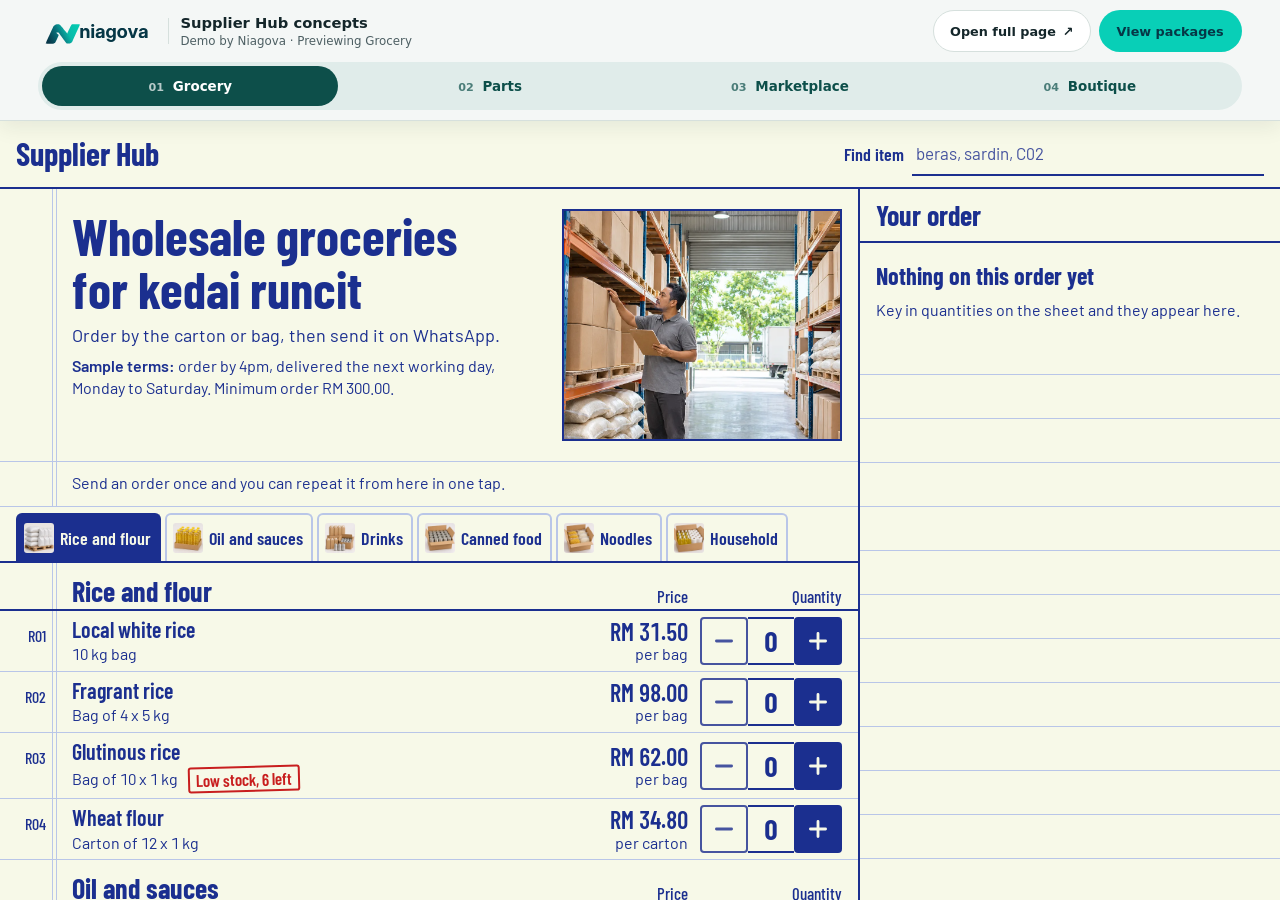
<file: index.html>
<!DOCTYPE html>
<html lang="en">
<head>
  <meta charset="UTF-8">
  <meta name="viewport" content="width=device-width, initial-scale=1.0">
  <meta name="build-version" content="__BUILD_VERSION__">
  <meta name="author" content="Niagova">
  <title>Supplier Hub Template Showcase</title>
  <meta name="description" content="Compare four Supplier Hub website concepts in one showcase: Grocery, Spare parts, Marketplace and Boutique.">
  <meta name="theme-color" content="#f6f6f3">
  <meta property="og:title" content="Supplier Hub Template Showcase">
  <meta property="og:image" content="03-marketplace/images/hero.webp">
  <link rel="canonical" href="https://demo-supplier.niagova.com/">
  <link rel="icon" href="favicon.ico">
  <link rel="stylesheet" href="index.css?v=__BUILD_VERSION__">
</head>
<body>
  <a class="skip-link" href="#templatePreview">Skip to website preview</a>

  <header class="showcase-bar" aria-label="Template preview controls">
    <div class="showcase-identity">
      <a class="showcase-logo" href="https://niagova.com/" target="_blank" rel="noopener"><img src="assets/niagova-logo.svg" alt="Niagova" width="118" height="28"></a>
      <span class="showcase-title">
        <strong>Supplier Hub concepts</strong>
        <small><span>Demo by Niagova</span> · <span id="previewStatus" aria-live="polite">Previewing Grocery</span></small>
      </span>
    </div>

    <nav class="template-tabs" aria-label="Choose a website template">
      <button class="template-tab" type="button" data-template="wholesale" aria-pressed="true"><span>01</span> Grocery</button>
      <button class="template-tab" type="button" data-template="spareparts" aria-pressed="false"><span>02</span> Parts</button>
      <button class="template-tab" type="button" data-template="marketplace" aria-pressed="false"><span>03</span> Marketplace</button>
      <button class="template-tab" type="button" data-template="boutique" aria-pressed="false"><span>04</span> Boutique</button>
    </nav>

    <div class="showcase-actions">
      <a class="open-template" id="openTemplate" href="01-wholesale/index.html" target="_blank" rel="noopener" aria-label="Open this template as a full page in a new tab">
        <span class="open-label">Open full page</span> <span aria-hidden="true">↗</span>
      </a>
      <a class="view-packages" href="https://niagova.com/#pricing" target="_blank" rel="noopener">View packages</a>
    </div>
  </header>

  <main class="preview-shell">
    <iframe id="templatePreview" name="templatePreview" src="01-wholesale/index.html" title="Grocery supplier website template preview"></iframe>
  </main>

  <noscript>
    <div class="no-script">
      JavaScript is needed for the template switcher. Open a template directly:
      <a href="01-wholesale/index.html">Grocery</a>,
      <a href="02-spareparts/index.html">Spare parts</a>,
      <a href="03-marketplace/index.html">Marketplace</a> or
      <a href="04-boutique/index.html">Boutique</a>.
    </div>
  </noscript>

  <script src="index.js?v=__BUILD_VERSION__"></script>
</body>
</html>
</file>
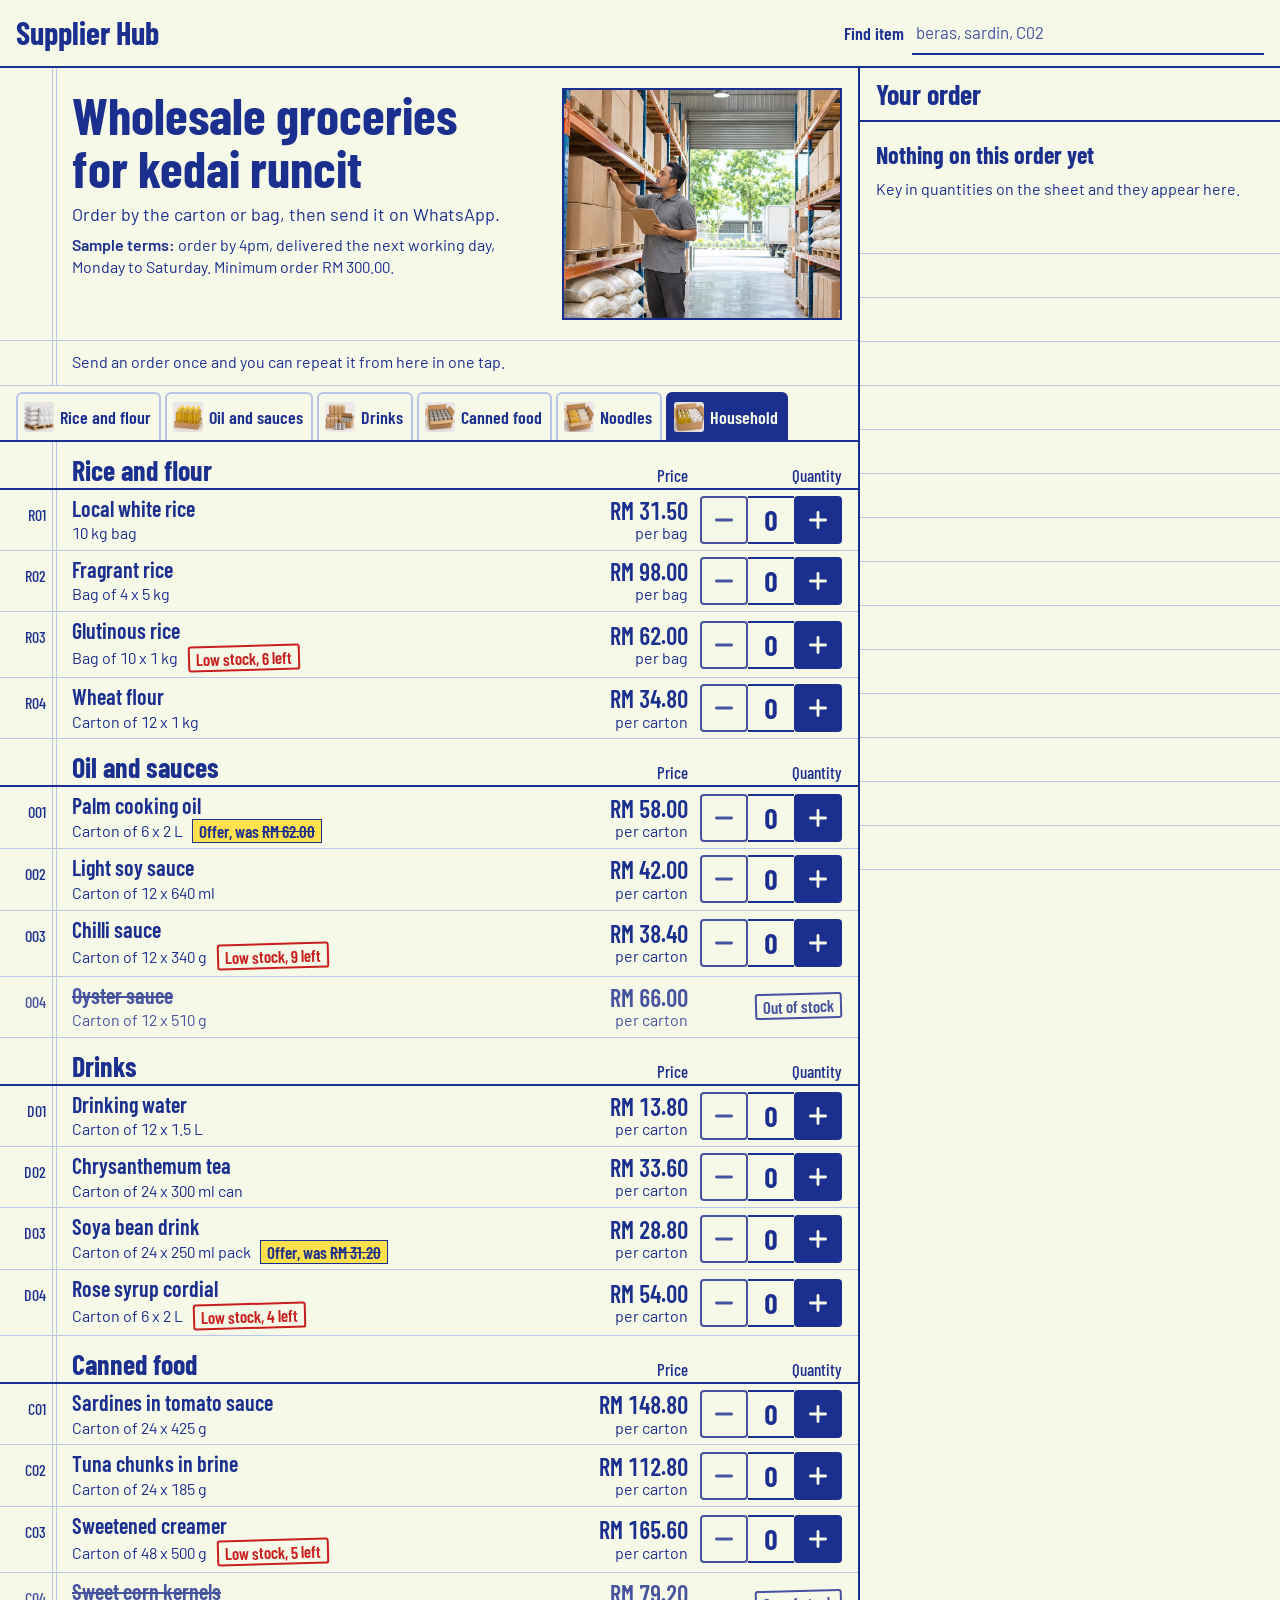
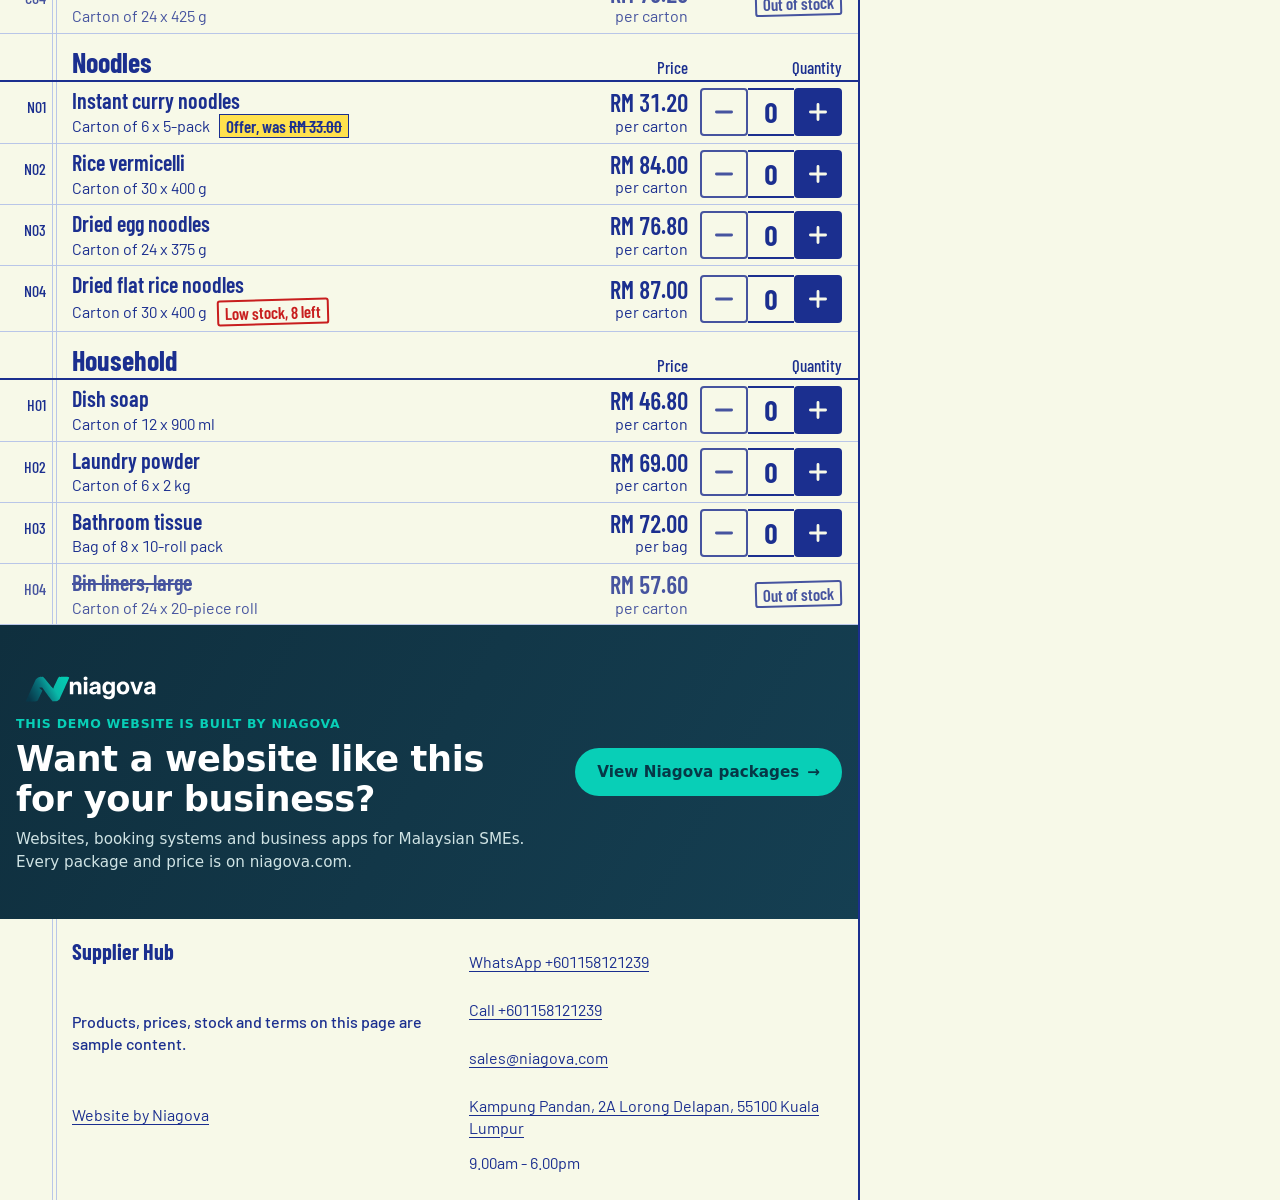
<file: 01-wholesale/index.html>
<!DOCTYPE html>
<html lang="en-MY">
<head>
  <meta charset="utf-8">
  <meta name="viewport" content="width=device-width, initial-scale=1">
  <meta name="build-version" content="__BUILD_VERSION__">
  <meta name="author" content="Niagova">
  <title>Supplier Hub | Wholesale groceries by the carton</title>
  <meta name="description" content="Reorder rice, oil, drinks, canned food, noodles and household stock from Supplier Hub by the carton, then send the order on WhatsApp.">
  <link rel="canonical" href="https://demo-supplier.niagova.com/01-wholesale/">
  <meta property="og:type" content="website">
  <meta property="og:title" content="Supplier Hub | Wholesale groceries by the carton">
  <meta property="og:description" content="Reorder rice, oil, drinks, canned food, noodles and household stock from Supplier Hub by the carton, then send the order on WhatsApp.">
  <meta property="og:url" content="https://demo-supplier.niagova.com/01-wholesale/">
  <meta property="og:image" content="https://demo-supplier.niagova.com/01-wholesale/images/hero.webp">
  <meta name="theme-color" content="#F7F9E8">
  <link rel="icon" href="data:image/svg+xml,%3Csvg xmlns='http://www.w3.org/2000/svg' viewBox='0 0 32 32'%3E%3Crect width='32' height='32' rx='4' fill='%23F7F9E8'/%3E%3Cpath d='M9 0v32M0 10h32M0 18h32M0 26h32' stroke='%231B2F8F' stroke-width='2'/%3E%3C/svg%3E">
  <link rel="preconnect" href="https://fonts.googleapis.com">
  <link rel="preconnect" href="https://fonts.gstatic.com" crossorigin>
  <link rel="stylesheet" href="https://fonts.googleapis.com/css2?family=Barlow+Condensed:wght@500;600;700&family=Barlow:wght@400;500;600&display=swap">
  <link rel="stylesheet" href="style.css?v=__BUILD_VERSION__">
  <script src="index.js?v=__BUILD_VERSION__" defer></script>
</head>
<body>
  <a class="skip-link" href="#sheet">Skip to the order sheet</a>

  <header class="masthead" id="top">
    <p class="masthead-name"><a href="#top">Supplier Hub</a></p>
    <form class="find" role="search" id="findForm">
      <label class="find-label" for="findInput">Find item</label>
      <input class="find-input" id="findInput" type="search" enterkeyhint="search" autocomplete="off" placeholder="beras, sardin, C02">
      <button class="find-clear" id="findClear" type="button" aria-label="Clear search" hidden>
        <svg class="icon" viewBox="0 0 24 24" aria-hidden="true"><path d="M6 6l12 12M18 6L6 18"/></svg>
      </button>
    </form>
  </header>

  <div class="layout">
    <main class="book" id="main">
      <section class="hero" aria-labelledby="heroTitle">
        <div class="hero-text">
          <h1 id="heroTitle">Wholesale groceries for kedai runcit</h1>
          <p class="hero-lead">Order by the carton or bag, then send it on WhatsApp.</p>
        </div>
        <img class="hero-photo" src="images/hero.webp" width="933" height="1400" fetchpriority="high" decoding="async"
          alt="A shop owner with a clipboard checks brown cartons on steel racks in a warehouse aisle, with rice sacks on pallets and a lorry outside the roller door.">
        <p class="hero-terms"><strong>Sample terms:</strong> <span id="termsText">order by 4pm, delivered the next working day, Monday to Saturday. Minimum order RM 300.00.</span></p>
      </section>

      <section class="reorder" id="reorder" aria-label="Reorder last order">
        <p class="reorder-text" id="reorderText">Send an order once and you can repeat it from here in one tap.</p>
        <button class="btn btn-line" id="reorderBtn" type="button" hidden>
          <svg class="icon" viewBox="0 0 24 24" aria-hidden="true"><path d="M4 12a8 8 0 1 0 2.6-5.9L4 8.5M4 4v4.5h4.5"/></svg>
          Reorder last order
        </button>
      </section>

      <nav class="tabs" id="tabs" aria-label="Order sheet sections">
        <button class="tabs-find" id="tabsFind" type="button" aria-label="Search items">
          <svg class="icon" viewBox="0 0 24 24" aria-hidden="true"><circle cx="11" cy="11" r="6.5"/><path d="M16 16l4.5 4.5"/></svg>
        </button>
        <div class="tabs-scroll" id="tabsScroll"></div>
      </nav>

      <div class="sheet" id="sheet" tabindex="-1">
        <noscript><p class="sheet-noscript">This order sheet needs JavaScript. Message us on WhatsApp at +601158121239 to order.</p></noscript>
        <div id="sheetBody"></div>
        <div class="no-match" id="noMatch" hidden>
          <h2 class="no-match-title">No item matches <span id="noMatchTerm"></span></h2>
          <p>Check the spelling or try the Malay name, such as beras or minyak.</p>
          <div class="no-match-actions">
            <button class="btn btn-line" id="noMatchClear" type="button">Clear search</button>
            <a class="btn btn-line" id="noMatchAsk" href="https://wa.me/601158121239" target="_blank" rel="noopener">Ask for it on WhatsApp</a>
          </div>
        </div>
      </div>

      <section class="niagova-band" aria-labelledby="niagova-title">
  <div class="niagova-band-inner">
    <div>
      <img src="images/niagova-logo-on-dark.svg" alt="Niagova" width="150" height="36" loading="lazy">
      <p class="niagova-band-kicker">This demo website is built by Niagova</p>
      <h2 id="niagova-title">Want a website like this for your business?</h2>
      <p class="niagova-band-copy">Websites, booking systems and business apps for Malaysian SMEs. Every package and price is on niagova.com.</p>
    </div>
    <a class="niagova-band-cta" href="https://niagova.com/#pricing" target="_blank" rel="noopener">View Niagova packages <span aria-hidden="true">→</span></a>
  </div>
</section>

<footer class="foot">
        <p class="foot-name">Supplier Hub</p>
        <ul class="foot-list">
          <li><a href="https://wa.me/601158121239" target="_blank" rel="noopener">WhatsApp +601158121239</a></li>
          <li><a href="tel:+601158121239">Call +601158121239</a></li>
          <li><a href="mailto:sales@niagova.com">sales@niagova.com</a></li>
          <li><a href="https://www.google.com/maps/search/?api=1&amp;query=Kampung%20Pandan%2C%202A%20Lorong%20Delapan%2C%2055100%20Kuala%20Lumpur" target="_blank" rel="noopener">Kampung Pandan, 2A Lorong Delapan, 55100 Kuala Lumpur</a></li>
          <li>9.00am - 6.00pm</li>
          
          
          
        </ul>
        <p class="foot-note">Products, prices, stock and terms on this page are sample content.</p>
        <p class="foot-credit"><a href="https://niagova.com/" target="_blank" rel="noopener">Website by Niagova</a></p>
      </footer>
    </main>

    <aside class="side" aria-label="Your order">
      <dialog class="panel" id="panel" aria-labelledby="panelTitle">
        <div class="panel-head">
          <h2 class="panel-title" id="panelTitle" tabindex="-1" autofocus>Your order</h2>
          <button class="panel-close" id="panelClose" type="button" aria-label="Close order and go back to the sheet">
            <svg class="icon" viewBox="0 0 24 24" aria-hidden="true"><path d="M6 6l12 12M18 6L6 18"/></svg>
          </button>
        </div>

        <div class="panel-scroll">
          <div class="notice notice-panel" id="panelNotice" role="status" hidden></div>

          <div class="panel-empty" id="panelEmpty">
            <p class="panel-empty-title">Nothing on this order yet</p>
            <p id="panelEmptyText">Key in quantities on the sheet and they appear here.</p>
            <button class="btn btn-line" id="panelReorder" type="button" hidden>
              <svg class="icon" viewBox="0 0 24 24" aria-hidden="true"><path d="M4 12a8 8 0 1 0 2.6-5.9L4 8.5M4 4v4.5h4.5"/></svg>
              Reorder last order
            </button>
          </div>

          <div class="panel-sent" id="panelSent" hidden>
            <p class="stamp stamp-ink">Sent to WhatsApp</p>
            <p>WhatsApp opened with your order. Press send there to finish.</p>
            <p>This order is saved, so you can repeat it with Reorder last order.</p>
            <div class="panel-sent-actions">
              <a class="btn btn-line" id="sentLink" href="https://wa.me/601158121239" target="_blank" rel="noopener">Open WhatsApp again</a>
              <button class="btn btn-line" id="sentDone" type="button">Start a new order</button>
            </div>
          </div>

          <form class="order-form" id="orderForm" novalidate hidden>
            <ul class="order-lines" id="orderLines"></ul>
            <button class="text-btn" id="clearOrder" type="button">Clear this order</button>

            <p class="min-check" id="minCheck" tabindex="-1"></p>

            <fieldset class="days">
              <legend>Delivery day</legend>
              <div class="days-grid" id="dayOptions"></div>
            </fieldset>

            <div class="field">
              <label for="shopName">Shop name</label>
              <input id="shopName" name="shop" type="text" autocomplete="organization" enterkeyhint="next" aria-describedby="shopError" required>
              <p class="field-error" id="shopError" hidden>Add your shop name so we know whose order this is.</p>
            </div>

            <div class="field">
              <label for="orderNotes">Notes for the driver or office (optional)</label>
              <textarea id="orderNotes" name="notes" rows="2" autocomplete="off"></textarea>
            </div>
          </form>
        </div>

        <div class="panel-foot" id="panelFoot" hidden>
          <p class="panel-total"><span id="panelCount">No items</span> <strong id="panelTotal">RM 0.00</strong></p>
          <button class="btn btn-send" id="sendBtn" type="button">
            <svg class="icon" viewBox="0 0 24 24" aria-hidden="true"><path d="M4 20l1.4-4.6A8 8 0 1 1 8.6 18.6z"/></svg>
            Send order on WhatsApp
          </button>
        </div>
      </dialog>
    </aside>
  </div>

  <section class="slip" id="slip" aria-label="Order total">
    <div class="notice notice-page" id="pageNotice" role="status" hidden></div>
    <p class="slip-min" id="slipMin" hidden></p>
    <div class="slip-row">
      <div class="slip-sums">
        <p class="slip-count" id="slipCount">No items yet</p>
        <p class="slip-total" id="slipTotal">RM 0.00</p>
      </div>
      <button class="btn btn-review" id="reviewBtn" type="button" aria-haspopup="dialog">Review order</button>
    </div>
  </section>

  <p class="visually-hidden" id="live" aria-live="polite"></p>
</body>
</html>
</file>
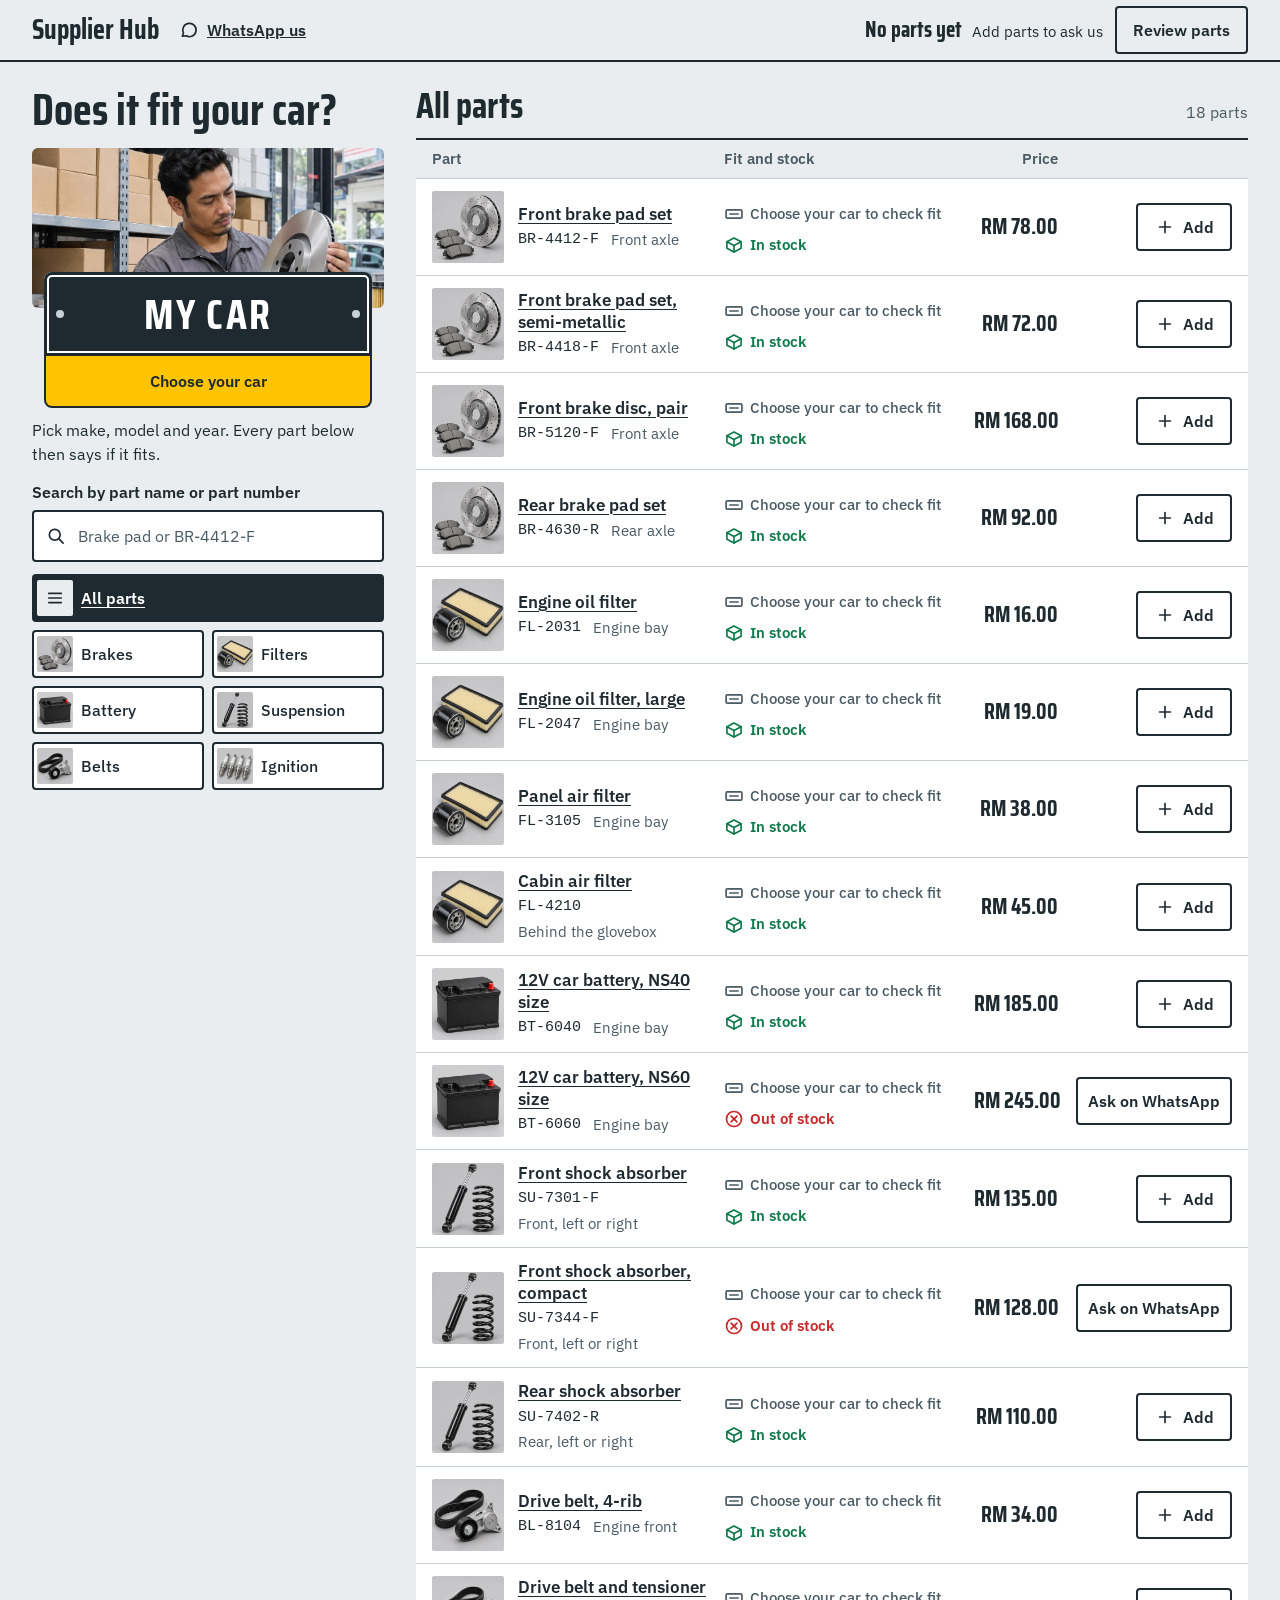
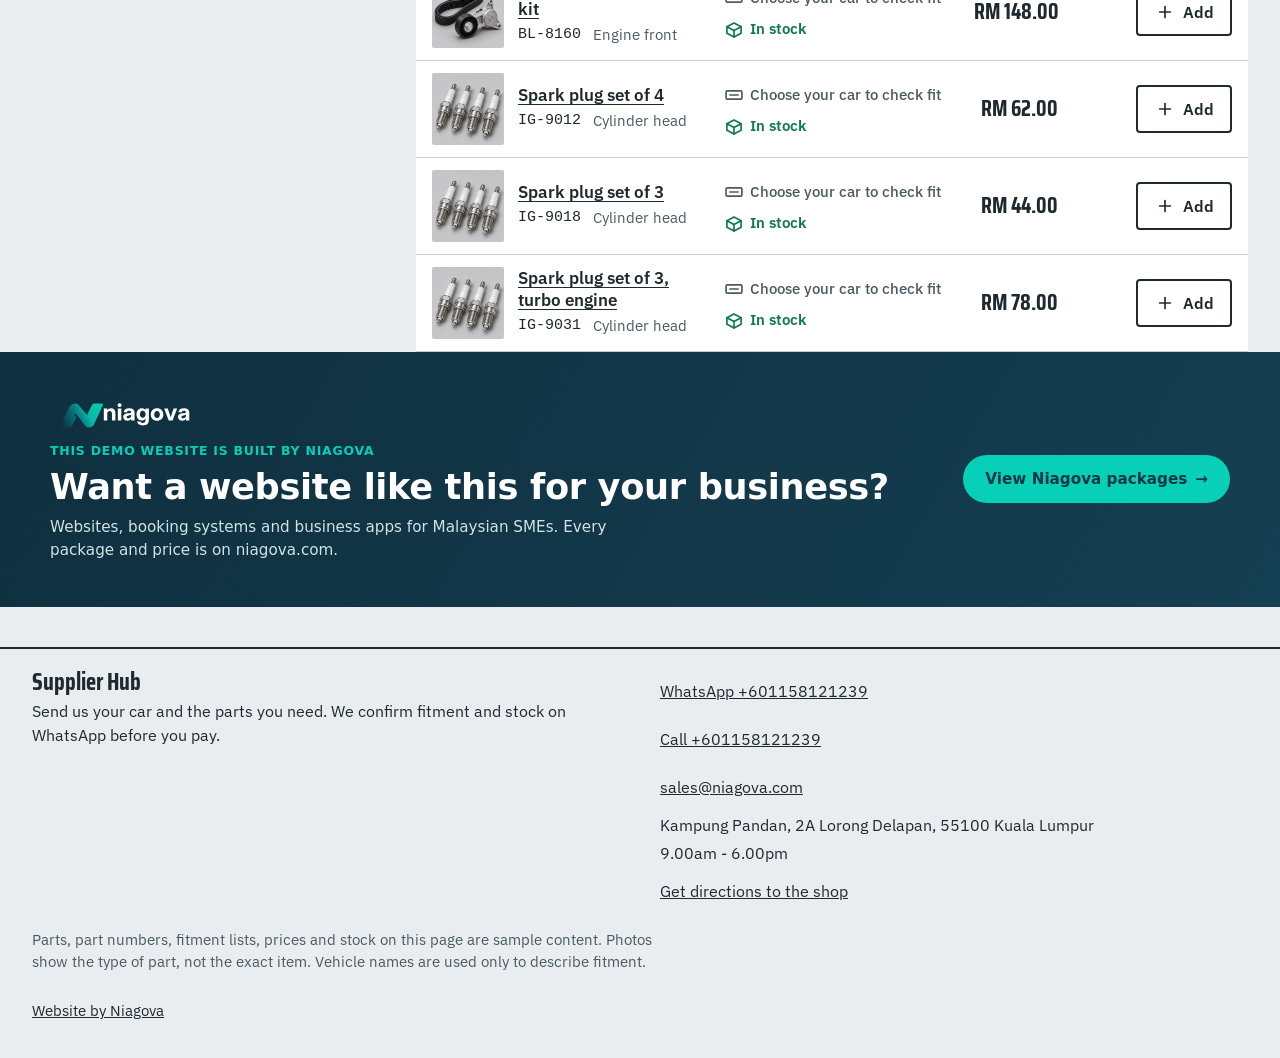
<file: 02-spareparts/index.html>
<!DOCTYPE html>
<html lang="en-MY">
<head>
  <meta charset="utf-8">
  <meta name="viewport" content="width=device-width, initial-scale=1, viewport-fit=cover">
  <meta name="build-version" content="__BUILD_VERSION__">
  <meta name="author" content="Niagova">
  <title>Supplier Hub: car spare parts checked against your car</title>
  <meta name="description" content="Choose your car and see which brake, filter, battery, suspension, belt and ignition parts fit it. Send your list to Supplier Hub on WhatsApp and we confirm fitment and stock before you pay.">
  <link rel="canonical" href="https://demo-supplier.niagova.com/02-spareparts/">
  <meta property="og:type" content="website">
  <meta property="og:title" content="Supplier Hub: car spare parts checked against your car">
  <meta property="og:description" content="Choose your car and see which brake, filter, battery, suspension, belt and ignition parts fit it. Send your list to Supplier Hub on WhatsApp and we confirm fitment and stock before you pay.">
  <meta property="og:url" content="https://demo-supplier.niagova.com/02-spareparts/">
  <meta property="og:image" content="https://demo-supplier.niagova.com/02-spareparts/images/hero.webp">
  <meta name="theme-color" content="#E9EDEF">
  <link rel="icon" href="data:image/svg+xml,%3Csvg xmlns='http://www.w3.org/2000/svg' viewBox='0 0 32 32'%3E%3Crect x='1' y='8' width='30' height='16' rx='3' fill='%231F2A30'/%3E%3Cpath d='M8 16h16' stroke='%23fff' stroke-width='3' stroke-linecap='round'/%3E%3C/svg%3E">
  <link rel="preconnect" href="https://fonts.googleapis.com">
  <link rel="preconnect" href="https://fonts.gstatic.com" crossorigin>
  <link rel="stylesheet" href="https://fonts.googleapis.com/css2?family=IBM+Plex+Sans:wght@400;500;600&family=Saira+Condensed:wght@600;700&display=swap">
  <link rel="stylesheet" href="style.css?v=__BUILD_VERSION__">
  <script src="index.js?v=__BUILD_VERSION__" defer></script>
</head>
<body>
  <svg class="icon-sprite" aria-hidden="true" focusable="false" width="0" height="0">
    <defs>
      <symbol id="i-check" viewBox="0 0 24 24"><path d="M4.5 12.5l5 5 10-11"/></symbol>
      <symbol id="i-question" viewBox="0 0 24 24"><circle cx="12" cy="12" r="9"/><path d="M9.3 9.4a2.8 2.8 0 1 1 4.3 2.4c-1 .7-1.6 1.2-1.6 2.4"/><path d="M12 17.2v.1"/></symbol>
      <symbol id="i-plate" viewBox="0 0 24 24"><rect x="2.5" y="7" width="19" height="10" rx="1.5"/><path d="M7 12h10"/></symbol>
      <symbol id="i-box" viewBox="0 0 24 24"><path d="M3.5 8L12 3.5 20.5 8v8L12 20.5 3.5 16z"/><path d="M3.5 8L12 12.5 20.5 8"/><path d="M12 12.5v8"/></symbol>
      <symbol id="i-cross" viewBox="0 0 24 24"><circle cx="12" cy="12" r="9"/><path d="M8.5 8.5l7 7"/><path d="M15.5 8.5l-7 7"/></symbol>
      <symbol id="i-close" viewBox="0 0 24 24"><path d="M5.5 5.5l13 13"/><path d="M18.5 5.5l-13 13"/></symbol>
      <symbol id="i-search" viewBox="0 0 24 24"><circle cx="10.5" cy="10.5" r="6.5"/><path d="M15.5 15.5l5 5"/></symbol>
      <symbol id="i-chevron" viewBox="0 0 24 24"><path d="M9 5.5l6.5 6.5L9 18.5"/></symbol>
      <symbol id="i-back" viewBox="0 0 24 24"><path d="M15 5.5L8.5 12l6.5 6.5"/></symbol>
      <symbol id="i-minus" viewBox="0 0 24 24"><path d="M5.5 12h13"/></symbol>
      <symbol id="i-plus" viewBox="0 0 24 24"><path d="M5.5 12h13"/><path d="M12 5.5v13"/></symbol>
      <symbol id="i-chat" viewBox="0 0 24 24"><path d="M4 19.5l1.3-4A8 8 0 1 1 8.6 19z"/></symbol>
      <symbol id="i-all" viewBox="0 0 24 24"><path d="M4.5 6.5h15"/><path d="M4.5 12h15"/><path d="M4.5 17.5h15"/></symbol>
    </defs>
  </svg>

  <a class="skip-link" href="#main">Skip to parts search</a>

  <header class="site-header">
    <div class="site-header-inner">
      <p class="site-name">Supplier Hub</p>
      <button class="mini-plate" id="mini-plate" type="button" data-action="open-picker" data-fk="mini-plate" hidden></button>
      <a class="header-chat" href="https://wa.me/601158121239" target="_blank" rel="noopener">
        <svg class="icon" aria-hidden="true"><use href="#i-chat"/></svg>
        WhatsApp us
      </a>
      <div class="enquiry-bar" id="enquiry-bar">
        <p class="enquiry-bar-text">
          <span class="enquiry-bar-count" id="bar-count">No parts yet</span>
          <span class="enquiry-bar-total" id="bar-total">Add parts to ask us</span>
        </p>
        <button class="btn btn-bar" id="bar-button" type="button" data-action="open-enquiry" data-fk="bar-button">Review parts</button>
      </div>
    </div>
  </header>

  <main id="main" tabindex="-1">
    <div class="layout">
      <div class="rail">
        <div class="hero">
          <h1>Does it fit your car?</h1>
          <img class="hero-photo" src="images/hero.webp" width="933" height="1400" fetchpriority="high" decoding="async"
            alt="A mechanic in grey overalls checks a new brake disc at a parts counter, with shelves of plain boxes behind him.">
        </div>

        <div class="rail-sticky">
          <section class="plate-block" aria-label="My car">
            <button class="plate-button" id="plate-button" type="button" data-action="open-picker" data-fk="plate-button">
              <span class="visually-hidden">My car: </span>
              <span class="plate" id="plate-text">MY CAR</span>
              <span class="plate-action" id="plate-action">Choose your car</span>
            </button>
            <p class="plate-status" id="plate-status">Pick make, model and year. Every part below then says if it fits.</p>
          </section>

          <form class="search" role="search" id="search-form">
            <label class="search-label" for="search-input">Search by part name or part number</label>
            <div class="search-field">
              <svg class="icon" aria-hidden="true"><use href="#i-search"/></svg>
              <input id="search-input" type="search" autocomplete="off" autocapitalize="off" spellcheck="false" enterkeyhint="search" placeholder="Brake pad or BR-4412-F">
              <button class="search-clear" id="search-clear" type="button" data-action="clear-search" aria-label="Clear search" hidden>
                <svg class="icon" aria-hidden="true"><use href="#i-close"/></svg>
              </button>
            </div>
          </form>

          <div class="chips" id="chips" role="group" aria-label="Filter parts by category"></div>

        </div>
      </div>

      <section class="results" aria-labelledby="results-title">
        <div class="results-head">
          <h2 id="results-title">All parts</h2>
          <p class="results-count" id="results-count"></p>
        </div>
        <div class="list-columns" aria-hidden="true">
          <span>Part</span><span>Fit and stock</span><span>Price</span>
        </div>
        <div id="part-list">
          <noscript>
            <p class="empty">This parts list needs JavaScript. Send us your car details on <a href="https://wa.me/601158121239">WhatsApp</a> and we will check the part for you.</p>
          </noscript>
        </div>
      </section>
    </div>
  </main>

  <section class="niagova-band" aria-labelledby="niagova-title">
  <div class="niagova-band-inner">
    <div>
      <img src="images/niagova-logo-on-dark.svg" alt="Niagova" width="150" height="36" loading="lazy">
      <p class="niagova-band-kicker">This demo website is built by Niagova</p>
      <h2 id="niagova-title">Want a website like this for your business?</h2>
      <p class="niagova-band-copy">Websites, booking systems and business apps for Malaysian SMEs. Every package and price is on niagova.com.</p>
    </div>
    <a class="niagova-band-cta" href="https://niagova.com/#pricing" target="_blank" rel="noopener">View Niagova packages <span aria-hidden="true">→</span></a>
  </div>
</section>

<footer class="site-footer">
    <div class="site-footer-inner">
      <div class="footer-about">
        <h2>Supplier Hub</h2>
        <p>Send us your car and the parts you need. We confirm fitment and stock on WhatsApp before you pay.</p>
      </div>
      <ul class="footer-contact">
        <li><a href="https://wa.me/601158121239" target="_blank" rel="noopener">WhatsApp +601158121239</a></li>
        <li><a href="tel:+601158121239">Call +601158121239</a></li>
        <li><a href="mailto:sales@niagova.com">sales@niagova.com</a></li>
        <li>Kampung Pandan, 2A Lorong Delapan, 55100 Kuala Lumpur</li>
        <li>9.00am - 6.00pm</li>
        <li><a href="https://www.google.com/maps/dir/?api=1&amp;destination=Kampung%20Pandan%2C%202A%20Lorong%20Delapan%2C%2055100%20Kuala%20Lumpur" target="_blank" rel="noopener">Get directions to the shop</a></li>
        
        
        
      </ul>
      <p class="footer-note">Parts, part numbers, fitment lists, prices and stock on this page are sample content. Photos show the type of part, not the exact item. Vehicle names are used only to describe fitment.</p>
      <p class="footer-credit"><a href="https://niagova.com/" target="_blank" rel="noopener">Website by Niagova</a></p>
    </div>
  </footer>

  <dialog class="sheet sheet-left" id="picker" aria-labelledby="picker-title">
    <div class="sheet-head">
      <h2 id="picker-title">Choose your car</h2>
      <button class="icon-button" type="button" data-action="close-sheet" aria-label="Close car selector">
        <svg class="icon" aria-hidden="true"><use href="#i-close"/></svg>
      </button>
    </div>
    <div class="sheet-body" id="picker-body"></div>
    <div class="sheet-foot" id="picker-foot"></div>
  </dialog>

  <dialog class="sheet" id="part-sheet" aria-labelledby="part-title">
    <div class="sheet-head">
      <h2 id="part-title">Part details</h2>
      <button class="icon-button" type="button" data-action="close-sheet" aria-label="Close part details">
        <svg class="icon" aria-hidden="true"><use href="#i-close"/></svg>
      </button>
    </div>
    <div class="sheet-body" id="part-body"></div>
    <div class="sheet-foot" id="part-foot"></div>
  </dialog>

  <dialog class="sheet" id="enquiry" aria-labelledby="enquiry-title">
    <div class="sheet-head">
      <h2 id="enquiry-title" tabindex="-1">Your parts enquiry</h2>
      <button class="icon-button" type="button" data-action="close-sheet" aria-label="Close enquiry">
        <svg class="icon" aria-hidden="true"><use href="#i-close"/></svg>
      </button>
    </div>
    <div class="sheet-body">
      <div id="enquiry-car"></div>
      <div class="field" id="enquiry-note-field">
        <label for="enquiry-note">Plate number or chassis note (optional)</label>
        <textarea id="enquiry-note" rows="2" maxlength="200" autocomplete="off" placeholder="WXY 1234, or last 6 of the chassis number"></textarea>
      </div>
      <div id="enquiry-lines"></div>
    </div>
    <div class="sheet-foot" id="enquiry-foot">
      <p class="enquiry-total"><span>Estimated total</span><strong id="enquiry-total"></strong></p>
      <p class="enquiry-promise">We confirm fitment and stock before you pay. Nothing is charged here.</p>
      <a class="btn btn-primary" id="enquiry-send" href="https://wa.me/601158121239" target="_blank" rel="noopener">
        <svg class="icon" aria-hidden="true"><use href="#i-chat"/></svg>
        Send on WhatsApp
      </a>
    </div>
  </dialog>

  <div class="visually-hidden" id="live" aria-live="polite" role="status"></div>
</body>
</html>
</file>
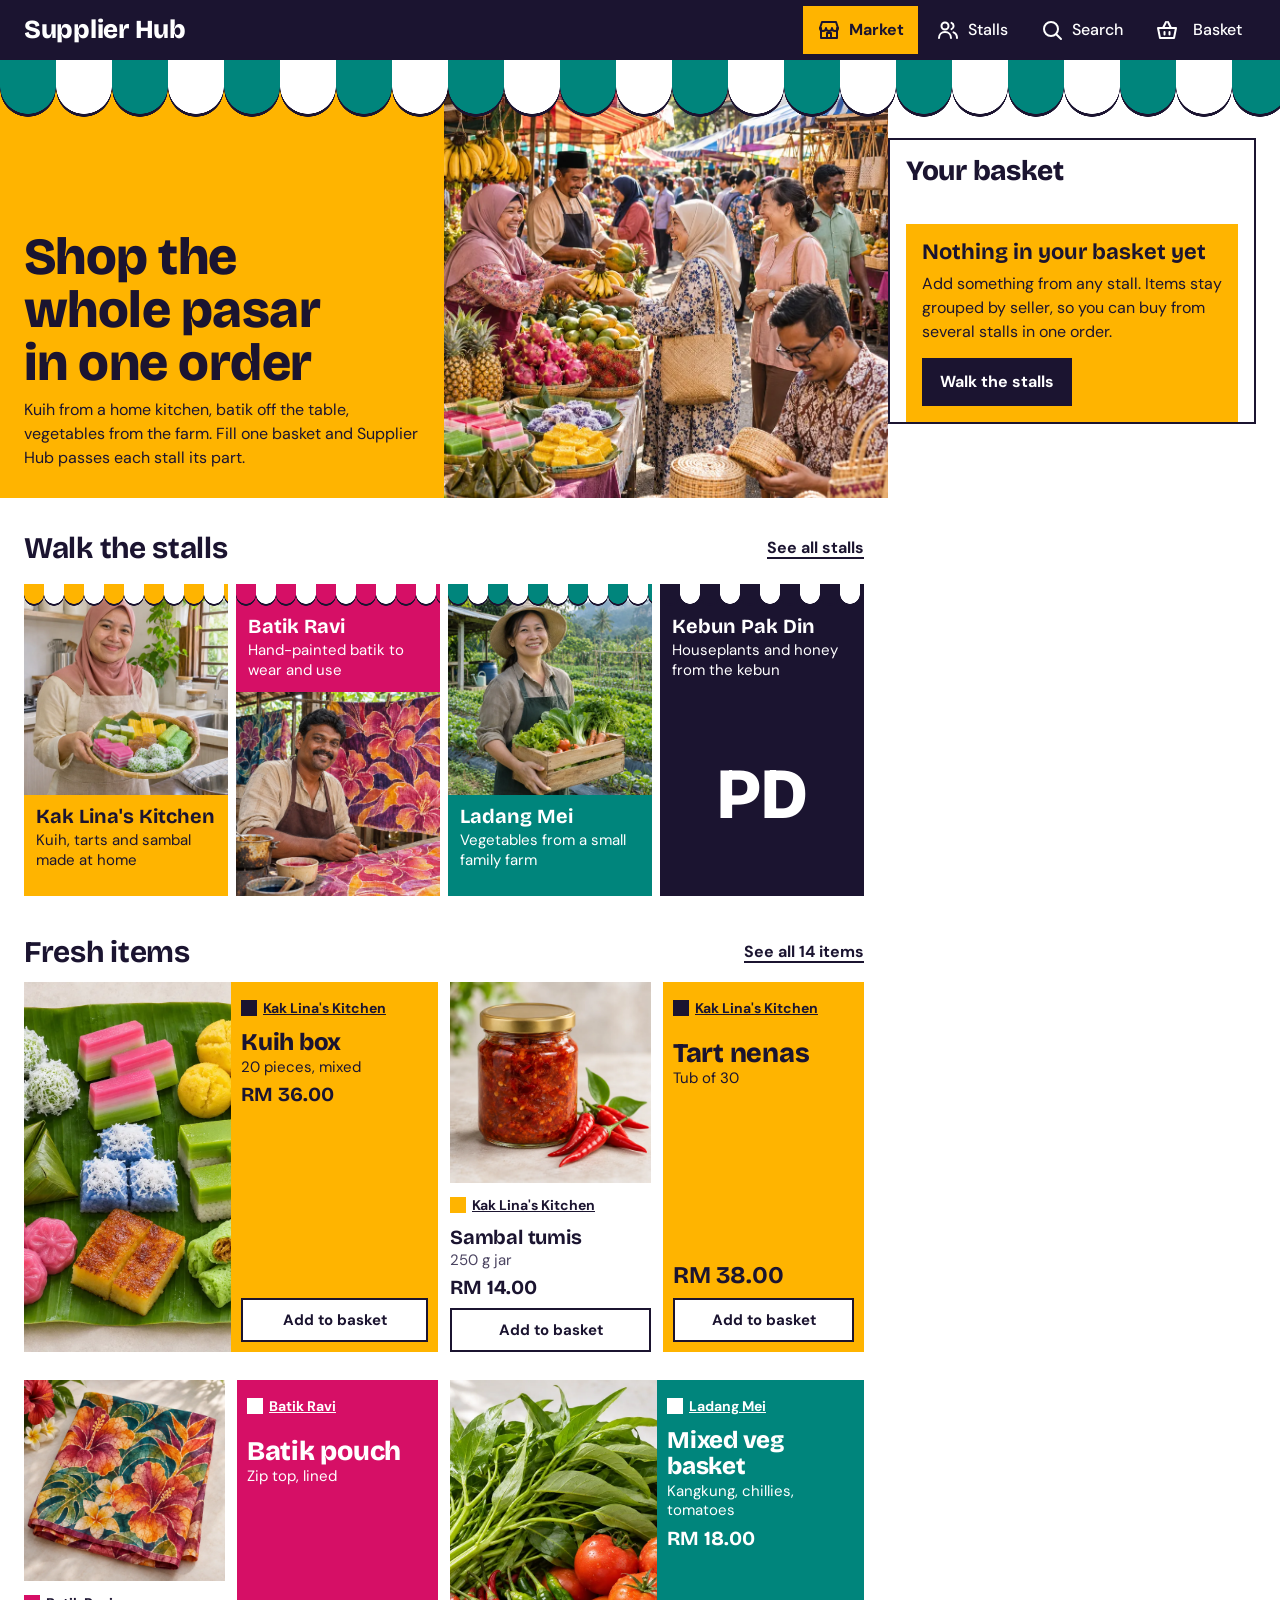
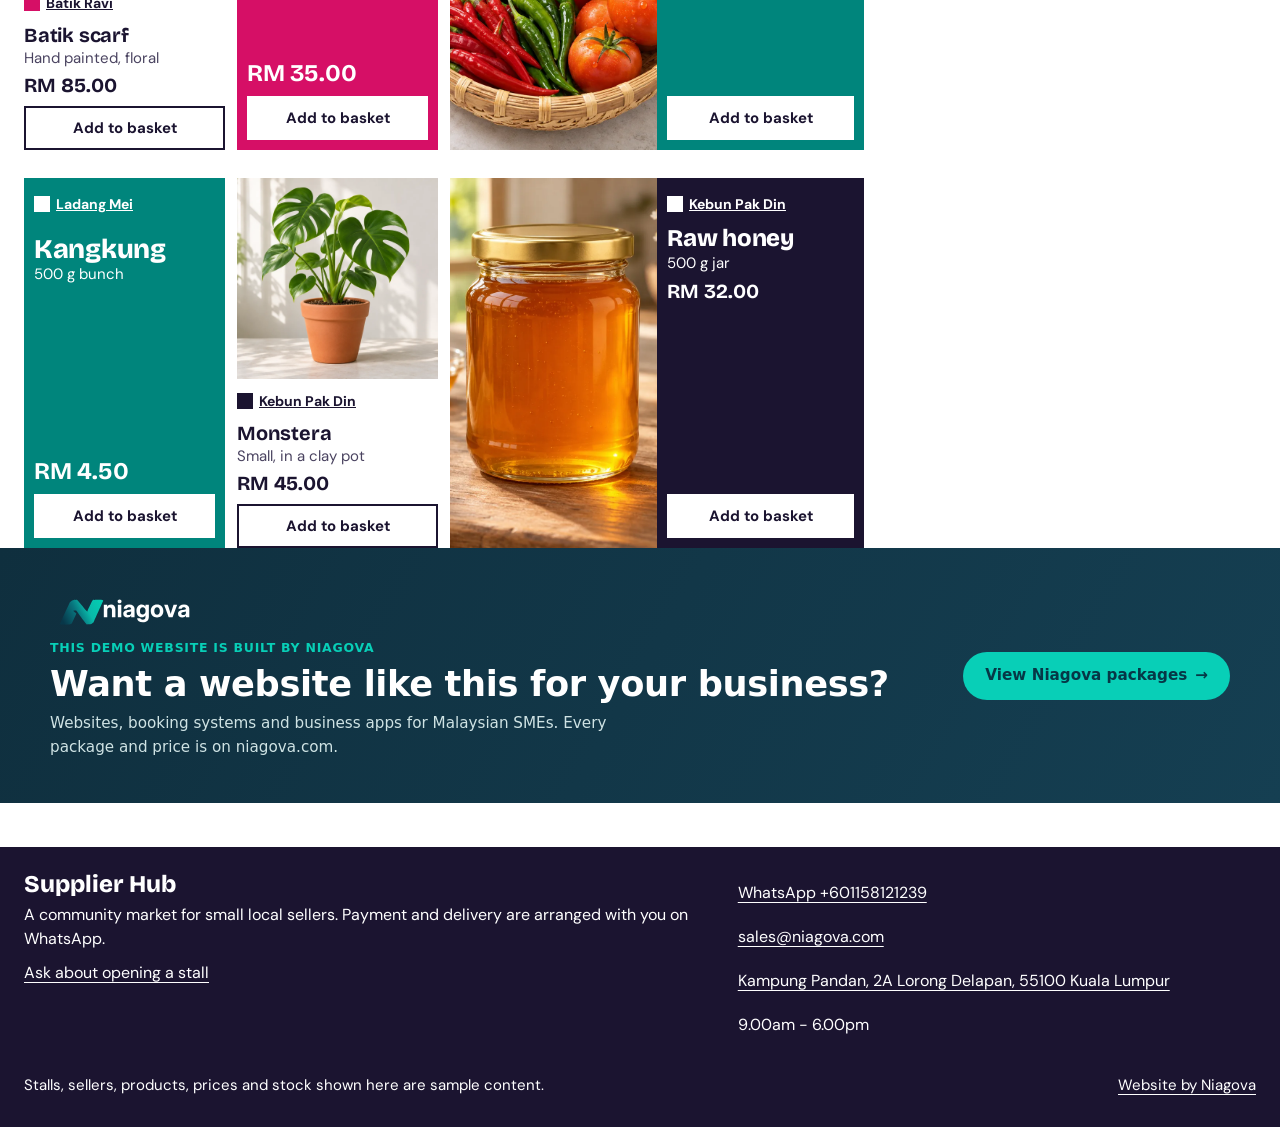
<file: 03-marketplace/index.html>
<!doctype html>
<html lang="en-MY">
<head>
  <meta charset="utf-8">
  <meta name="viewport" content="width=device-width, initial-scale=1, viewport-fit=cover">
  <meta name="build-version" content="__BUILD_VERSION__">
  <meta name="author" content="Niagova">
  <title>Supplier Hub | Local sellers, one basket</title>
  <meta name="description" content="Shop home bakers, batik makers and farmers at Supplier Hub. Fill one basket and send your order on WhatsApp, split by stall.">
  <link rel="canonical" href="https://demo-supplier.niagova.com/03-marketplace/">
  <meta property="og:type" content="website">
  <meta property="og:title" content="Supplier Hub | Local sellers, one basket">
  <meta property="og:description" content="Shop home bakers, batik makers and farmers at Supplier Hub. Fill one basket and send your order on WhatsApp, split by stall.">
  <meta property="og:image" content="https://demo-supplier.niagova.com/03-marketplace/images/hero.webp">
  <meta name="theme-color" content="#1B1430">
  <link rel="icon" href="data:image/svg+xml,%3Csvg xmlns='http://www.w3.org/2000/svg' viewBox='0 0 32 32'%3E%3Crect width='32' height='32' fill='%231B1430'/%3E%3Cpath d='M4 8h8v12a4 4 0 0 1-8 0z' fill='%2300857C'/%3E%3Cpath d='M12 8h8v12a4 4 0 0 1-8 0z' fill='%23fff'/%3E%3Cpath d='M20 8h8v12a4 4 0 0 1-8 0z' fill='%2300857C'/%3E%3C/svg%3E">
  <link rel="preconnect" href="https://fonts.googleapis.com">
  <link rel="preconnect" href="https://fonts.gstatic.com" crossorigin>
  <link rel="stylesheet" href="https://fonts.googleapis.com/css2?family=Bricolage+Grotesque:opsz,wght@12..96,500..800&family=DM+Sans:opsz,wght@9..40,400..700&display=swap">
  <link rel="stylesheet" href="style.css?v=__BUILD_VERSION__">
  <script src="index.js?v=__BUILD_VERSION__" defer></script>
</head>
<body data-view="market">
  <svg class="sprite" width="0" height="0" aria-hidden="true" focusable="false">
    <defs>
      <symbol id="i-market" viewBox="0 0 24 24"><path d="M4 10v10h16V10"/><path d="M3 10l2-6h14l2 6"/><path d="M3 10a3 3 0 0 0 6 0 3 3 0 0 0 6 0 3 3 0 0 0 6 0"/><path d="M10 20v-5h4v5"/></symbol>
      <symbol id="i-stalls" viewBox="0 0 24 24"><circle cx="9" cy="8" r="3.5"/><path d="M3 20c0-3.6 2.6-6 6-6s6 2.4 6 6"/><path d="M15.5 4.8a3.5 3.5 0 0 1 0 6.4"/><path d="M17.5 14.4c2.1.8 3.5 2.9 3.5 5.6"/></symbol>
      <symbol id="i-search" viewBox="0 0 24 24"><circle cx="11" cy="11" r="7"/><path d="M16.2 16.2L21 21"/></symbol>
      <symbol id="i-basket" viewBox="0 0 24 24"><path d="M3 10h18l-2 10H5z"/><path d="M8 10l3-6"/><path d="M16 10l-3-6"/><path d="M9.5 14v2.5"/><path d="M14.5 14v2.5"/></symbol>
      <symbol id="i-plus" viewBox="0 0 24 24"><path d="M12 5v14"/><path d="M5 12h14"/></symbol>
      <symbol id="i-minus" viewBox="0 0 24 24"><path d="M5 12h14"/></symbol>
      <symbol id="i-trash" viewBox="0 0 24 24"><path d="M4 7h16"/><path d="M9 7V4h6v3"/><path d="M6 7l1 13h10l1-13"/><path d="M10 11v5"/><path d="M14 11v5"/></symbol>
      <symbol id="i-chevron" viewBox="0 0 24 24"><path d="M9 5l7 7-7 7"/></symbol>
      <symbol id="i-chevron-back" viewBox="0 0 24 24"><path d="M15 5l-7 7 7 7"/></symbol>
      <symbol id="i-check" viewBox="0 0 24 24"><path d="M5 13l4.5 4.5L19 7"/></symbol>
      <symbol id="i-pickup" viewBox="0 0 24 24"><path d="M12 21s7-6.1 7-11.5A7 7 0 0 0 5 9.5C5 14.9 12 21 12 21z"/><circle cx="12" cy="9.5" r="2.5"/></symbol>
      <symbol id="i-delivery" viewBox="0 0 24 24"><path d="M2 6h12v11H2z"/><path d="M14 10h4l4 4v3h-8z"/><circle cx="7" cy="18" r="2"/><circle cx="17.5" cy="18" r="2"/></symbol>
      <symbol id="i-message" viewBox="0 0 24 24"><path d="M4 5h16v12H9l-5 4z"/><path d="M8 9.5h8"/><path d="M8 13h5"/></symbol>
    </defs>
  </svg>

  <a class="skip" href="#main">Skip to the market</a>

  <header class="site-head">
    <div class="sign">
      <h1 class="sign__name"><a href="#/">Supplier Hub</a></h1>
      <nav class="tabs" aria-label="Market">
        <ul class="tabs__list">
          <li><a class="tab" href="#/" data-tab="market"><span class="tab__icon"><svg class="icon" aria-hidden="true"><use href="#i-market"/></svg></span><span>Market</span></a></li>
          <li><a class="tab" href="#/stalls" data-tab="stalls"><span class="tab__icon"><svg class="icon" aria-hidden="true"><use href="#i-stalls"/></svg></span><span>Stalls</span></a></li>
          <li><a class="tab" href="#/search" data-tab="search"><span class="tab__icon"><svg class="icon" aria-hidden="true"><use href="#i-search"/></svg></span><span>Search</span></a></li>
          <li><a class="tab" href="#/basket" data-tab="basket"><span class="tab__icon"><svg class="icon" aria-hidden="true"><use href="#i-basket"/></svg><span class="tab__badge" id="tab-badge" aria-hidden="true" hidden>0</span></span><span>Basket</span><span class="sr-only" id="tab-count"></span></a></li>
        </ul>
      </nav>
    </div>
    <div class="awning" aria-hidden="true"><div class="awning__cloth" id="awning-cloth"></div></div>
  </header>

  <main class="page" id="main" tabindex="-1">
    <div class="view" id="view">
      <section class="market" id="view-market" aria-labelledby="market-title">
        <div class="hero">
          <img class="hero__photo" src="images/hero.webp" width="933" height="1400" fetchpriority="high" decoding="async" alt="Sellers and shoppers laughing together at a morning pasar, under striped awnings, among tables of fruit, kuih and woven baskets.">
          <div class="hero__text">
            <h2 class="hero__title" id="market-title" tabindex="-1">Shop the whole pasar in one order</h2>
            <p>Kuih from a home kitchen, batik off the table, vegetables from the farm. Fill one basket and Supplier Hub passes each stall its part.</p>
          </div>
        </div>

        <section class="block block--row" aria-labelledby="row-title">
          <div class="block__head">
            <h3 class="block__title" id="row-title">Walk the stalls</h3>
            <a class="text-link" href="#/stalls">See all stalls</a>
          </div>
          <div class="row-wrap">
            <ul class="stall-row" id="stall-row"></ul>
            <button class="row-cue" id="row-cue" type="button" aria-label="Show more stalls" hidden><svg class="icon" aria-hidden="true"><use href="#i-chevron"/></svg></button>
          </div>
        </section>

        <section class="block" aria-labelledby="fresh-title">
          <div class="block__head">
            <h3 class="block__title" id="fresh-title">Fresh items</h3>
            <a class="text-link" href="#/search" id="all-items-link">See all items</a>
          </div>
          <ul class="grid" id="fresh-grid"></ul>
        </section>

        <noscript>
          <p class="noscript">This market needs JavaScript to show stalls and your basket. You can still <a href="https://wa.me/601158121239">order from Supplier Hub on WhatsApp</a>.</p>
        </noscript>
      </section>
      <div id="view-dyn" hidden></div>
    </div>

    <section class="basket" id="basket-panel" aria-labelledby="basket-title">
      <div class="basket__head">
        <h2 class="basket__title" id="basket-title" tabindex="-1">Your basket</h2>
        <p class="basket__sum" id="basket-sum"></p>
      </div>

      <div class="basket__empty" id="basket-empty">
        <p class="basket__empty-title">Nothing in your basket yet</p>
        <p>Add something from any stall. Items stay grouped by seller, so you can buy from several stalls in one order.</p>
        <a class="btn btn--ink" href="#/stalls">Walk the stalls</a>
      </div>

      <div id="basket-lines"></div>

      <form class="order" id="order-form" novalidate hidden>
        <fieldset class="choice">
          <legend>How do you want to get your order?</legend>
          <div class="choice__options">
            <label class="choice__option"><input type="radio" name="mode" value="pickup" checked><span class="choice__face"><svg class="icon" aria-hidden="true"><use href="#i-pickup"/></svg>Pickup</span></label>
            <label class="choice__option"><input type="radio" name="mode" value="delivery"><span class="choice__face"><svg class="icon" aria-hidden="true"><use href="#i-delivery"/></svg>Delivery</span></label>
          </div>
        </fieldset>

        <div class="field">
          <label for="customer-name">Your name</label>
          <input id="customer-name" name="name" type="text" autocomplete="name" enterkeyhint="next" required aria-describedby="name-error">
          <p class="field__error" id="name-error" hidden>Enter your name so each stall knows who the order is for.</p>
        </div>

        <div class="field">
          <label for="customer-area">Your area</label>
          <input id="customer-area" name="area" type="text" autocomplete="address-level2" enterkeyhint="done" required aria-describedby="area-hint area-error">
          <p class="field__hint" id="area-hint">Taman or town is enough. Sellers confirm the details on WhatsApp.</p>
          <p class="field__error" id="area-error" hidden>Enter your area so sellers can plan your pickup or delivery.</p>
        </div>

        <details class="preview">
          <summary>See the message before you send it</summary>
          <p class="preview__text" id="message-preview"></p>
        </details>

        <div class="sent" id="sent-note" hidden>
          <p>Your order is open in WhatsApp. Press send there and Supplier Hub will pass each stall its part.</p>
          <p><a class="text-link" id="sent-link" href="https://wa.me/601158121239" target="_blank" rel="noopener">Open WhatsApp again</a></p>
          <button class="btn btn--plain" type="button" data-act="clear">Empty my basket</button>
        </div>
      </form>

      <div class="send" id="send-bar" hidden>
        <p class="send__total"><span>Total</span> <strong id="send-total"></strong></p>
        <button class="btn btn--send" type="submit" form="order-form"><svg class="icon" aria-hidden="true"><use href="#i-message"/></svg>Send order on WhatsApp</button>
      </div>
    </section>
  </main>

  <section class="niagova-band" aria-labelledby="niagova-title">
  <div class="niagova-band-inner">
    <div>
      <img src="images/niagova-logo-on-dark.svg" alt="Niagova" width="150" height="36" loading="lazy">
      <p class="niagova-band-kicker">This demo website is built by Niagova</p>
      <h2 id="niagova-title">Want a website like this for your business?</h2>
      <p class="niagova-band-copy">Websites, booking systems and business apps for Malaysian SMEs. Every package and price is on niagova.com.</p>
    </div>
    <a class="niagova-band-cta" href="https://niagova.com/#pricing" target="_blank" rel="noopener">View Niagova packages <span aria-hidden="true">→</span></a>
  </div>
</section>

<footer class="foot">
    <div class="foot__inner">
      <div class="foot__about">
        <p class="foot__name">Supplier Hub</p>
        <p>A community market for small local sellers. Payment and delivery are arranged with you on WhatsApp.</p>
        <p><a class="foot__link" href="https://wa.me/601158121239?text=Hello%20Supplier%20Hub%2C%20I%20would%20like%20to%20open%20a%20stall%20at%20your%20market.">Ask about opening a stall</a></p>
      </div>
      <ul class="foot__contact">
        <li><a class="foot__link" href="https://wa.me/601158121239">WhatsApp +601158121239</a></li>
        <li><a class="foot__link" href="mailto:sales@niagova.com">sales@niagova.com</a></li>
        <li><a class="foot__link" href="https://www.google.com/maps/search/?api=1&amp;query=Kampung%20Pandan%2C%202A%20Lorong%20Delapan%2C%2055100%20Kuala%20Lumpur" target="_blank" rel="noopener">Kampung Pandan, 2A Lorong Delapan, 55100 Kuala Lumpur</a></li>
        <li class="foot__text">9.00am - 6.00pm</li>
        
        
        
      </ul>
      <div class="foot__small">
        <p>Stalls, sellers, products, prices and stock shown here are sample content.</p>
        <p><a class="foot__link" href="https://niagova.com/">Website by Niagova</a></p>
      </div>
    </div>
  </footer>

  <div class="toast" id="toast" hidden>
    <p class="toast__text" id="toast-text"></p>
    <button class="toast__undo" id="toast-undo" type="button" data-act="undo">Undo</button>
  </div>
  <div class="sr-only" id="live" aria-live="polite"></div>
</body>
</html>
</file>
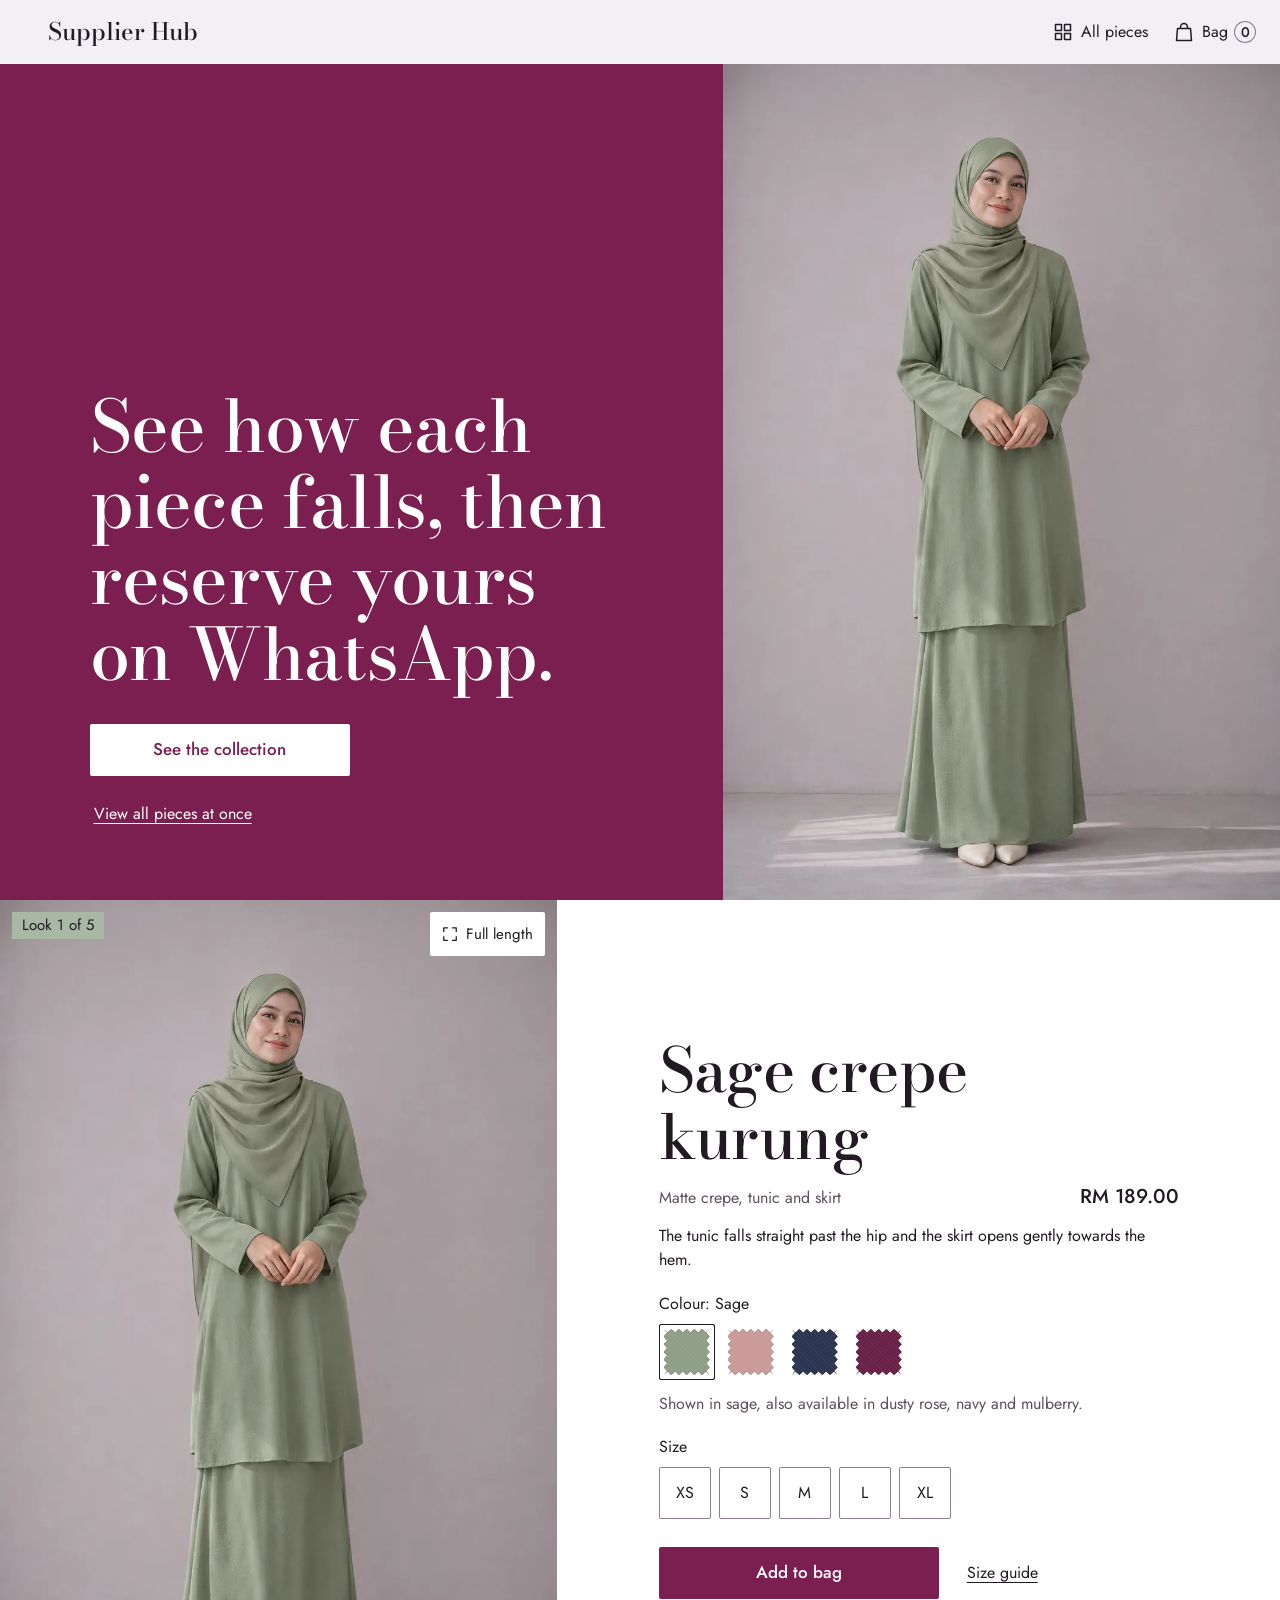
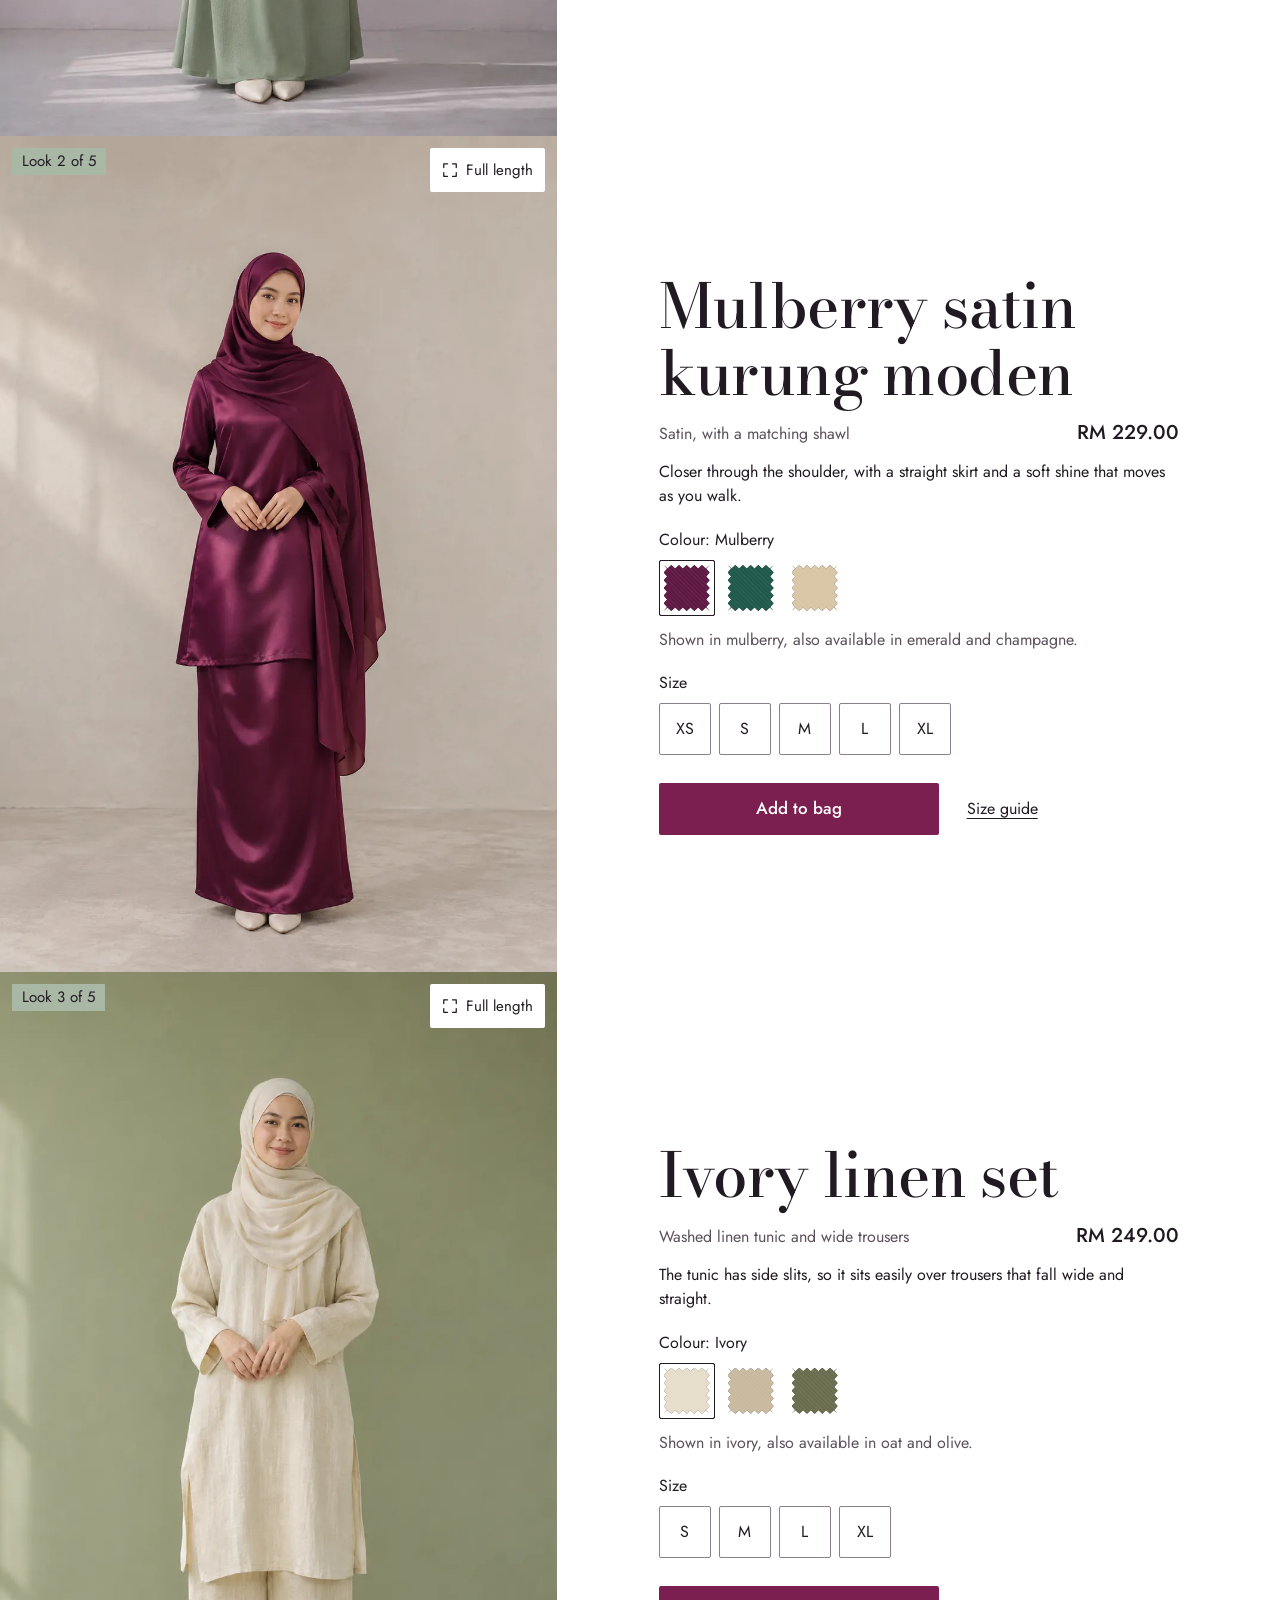
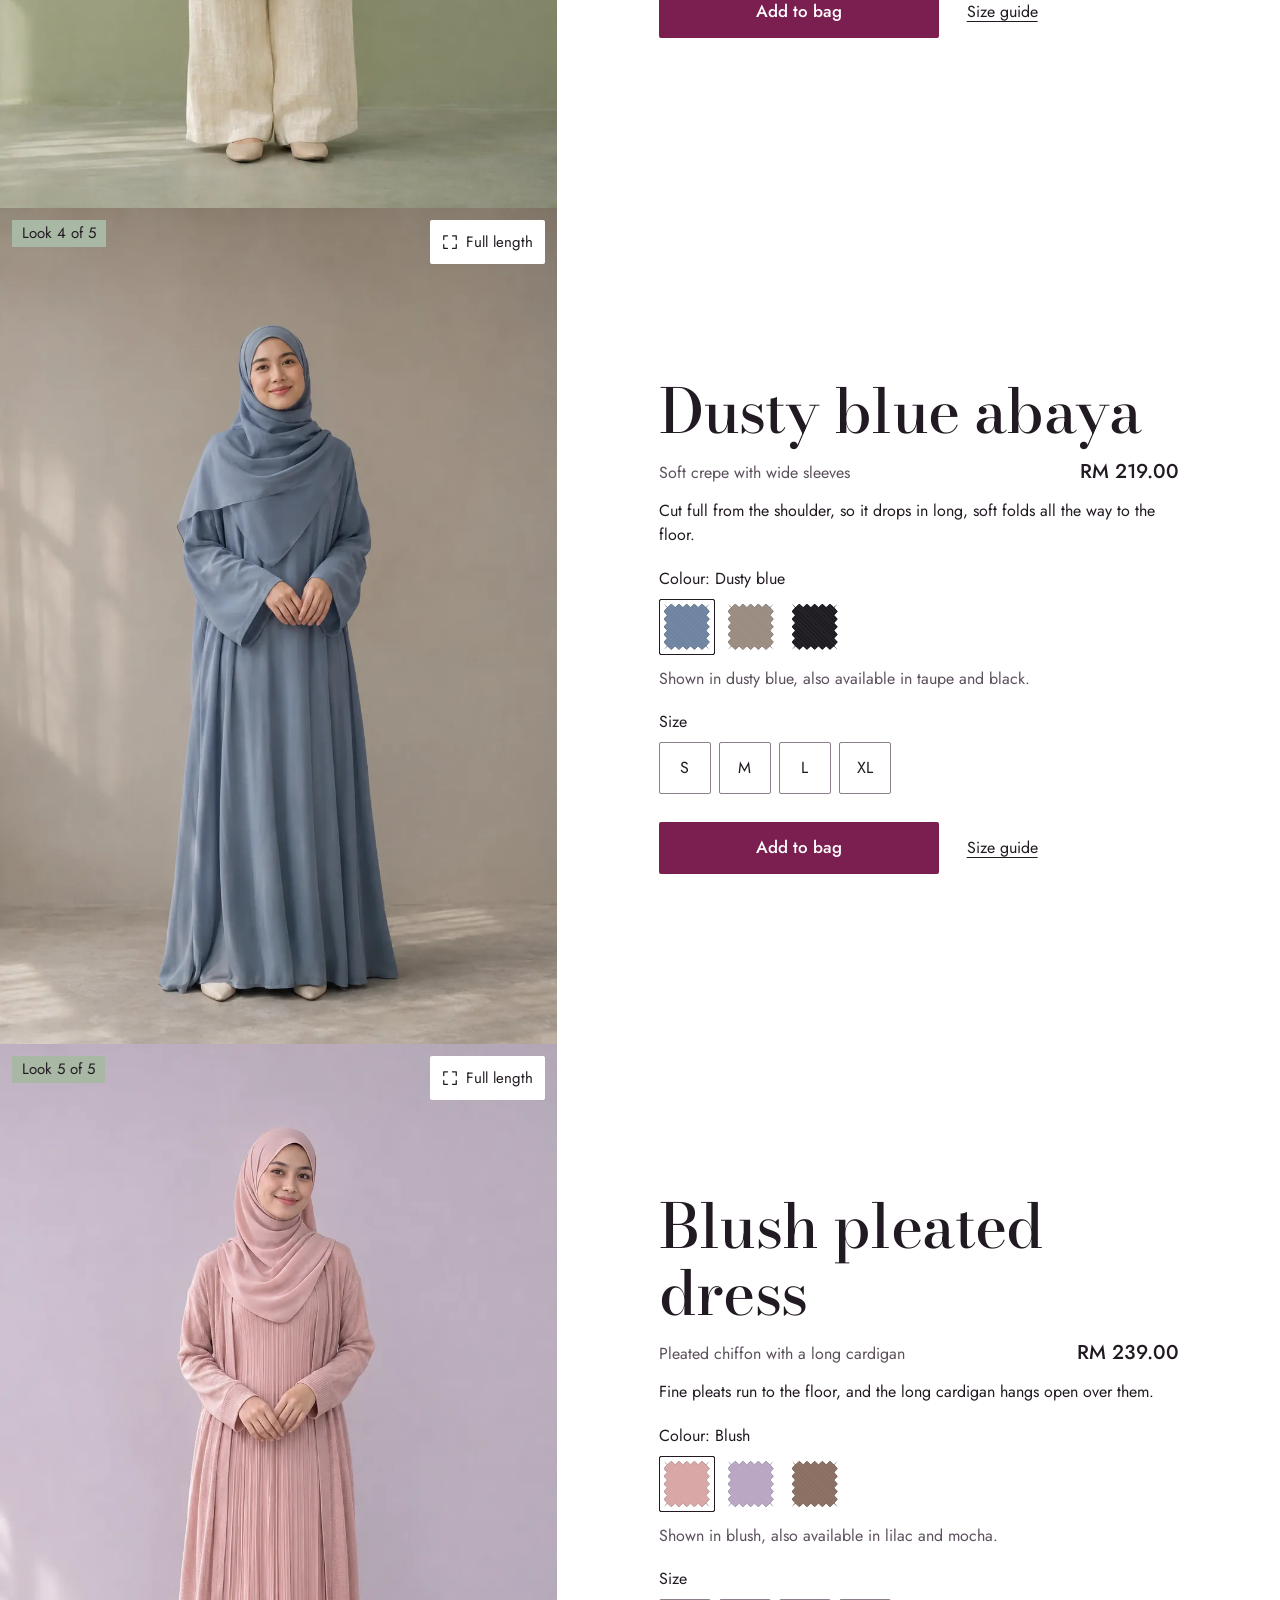
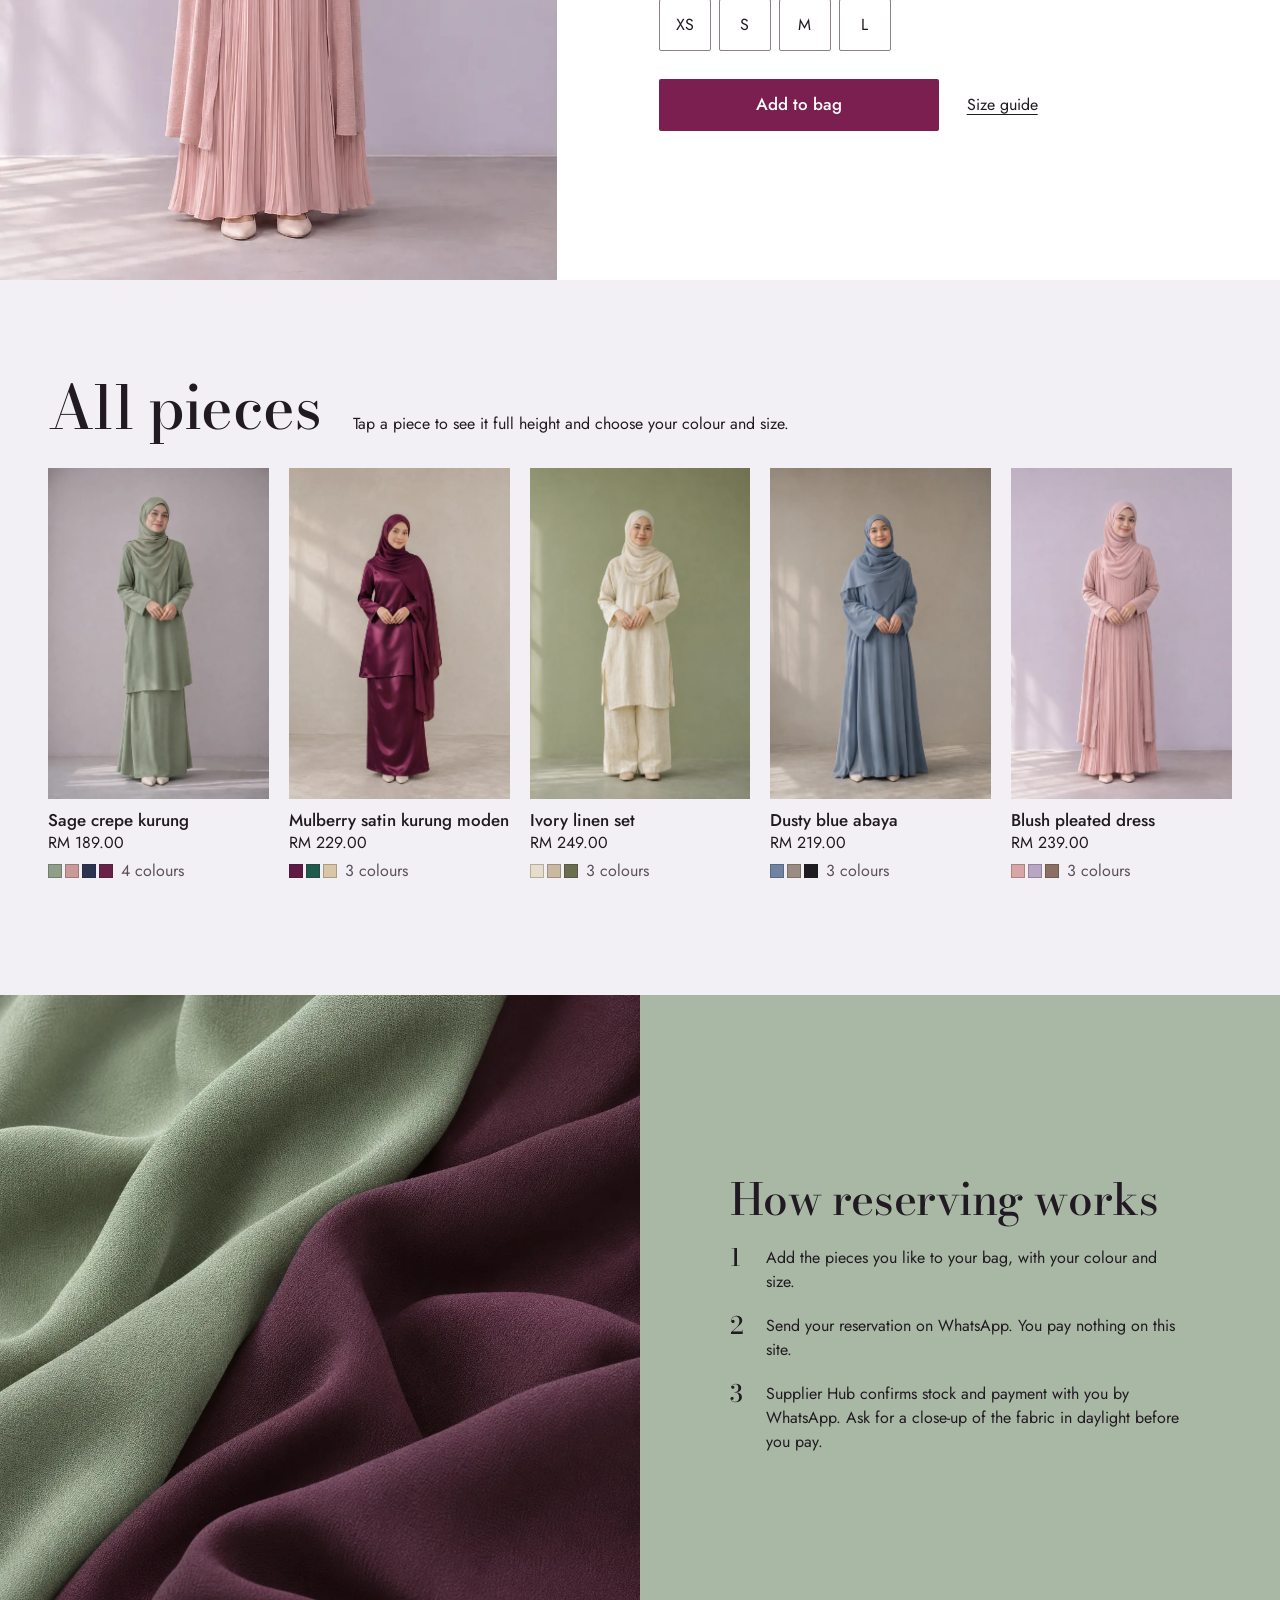
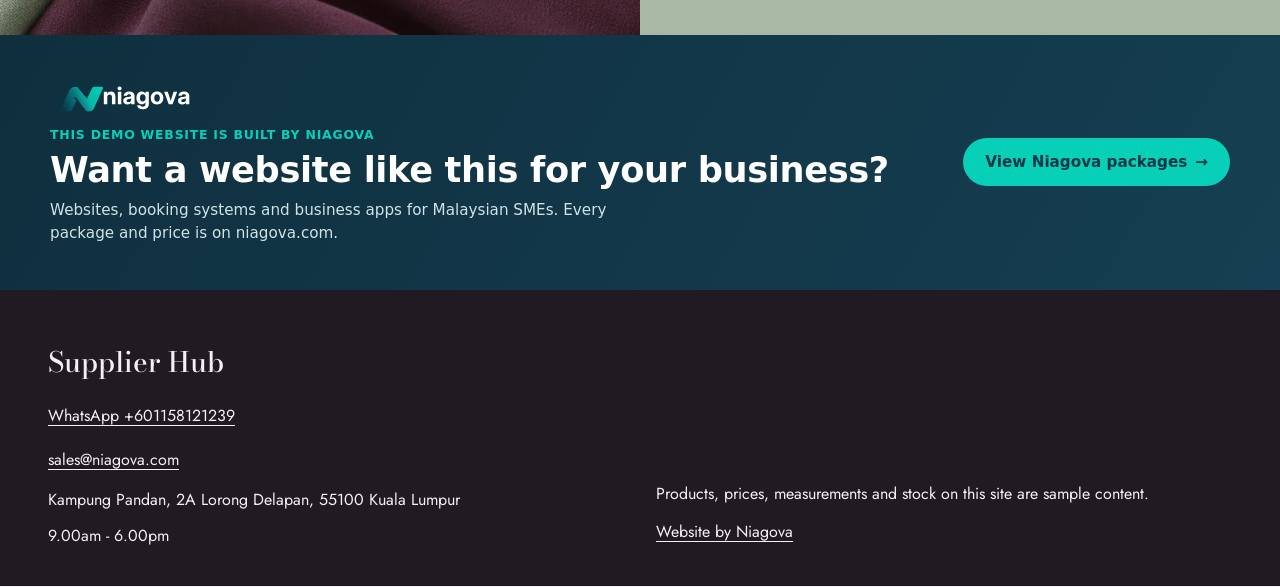
<file: 04-boutique/index.html>
<!DOCTYPE html>
<html lang="en-MY">
<head>
  <meta charset="utf-8">
  <meta name="viewport" content="width=device-width, initial-scale=1, viewport-fit=cover">
  <meta name="build-version" content="__BUILD_VERSION__">
  <meta name="author" content="Niagova">
  <title>Supplier Hub: modest fashion to reserve on WhatsApp</title>
  <meta name="description" content="See how each piece from Supplier Hub falls, choose your colour and size, and reserve it on WhatsApp. The boutique confirms stock and payment with you.">
  <link rel="canonical" href="https://demo-supplier.niagova.com/04-boutique/">
  <meta property="og:type" content="website">
  <meta property="og:title" content="Supplier Hub: modest fashion to reserve on WhatsApp">
  <meta property="og:description" content="See how each piece from Supplier Hub falls, choose your colour and size, and reserve it on WhatsApp. The boutique confirms stock and payment with you.">
  <meta property="og:url" content="https://demo-supplier.niagova.com/04-boutique/">
  <meta property="og:image" content="https://demo-supplier.niagova.com/04-boutique/images/look-1.webp">
  <meta name="theme-color" content="#F3F0F5">
  <link rel="preconnect" href="https://fonts.googleapis.com">
  <link rel="preconnect" href="https://fonts.gstatic.com" crossorigin>
  <link rel="stylesheet" href="https://fonts.googleapis.com/css2?family=Bodoni+Moda:opsz,wght@6..96,400..600&family=Jost:wght@400;500&display=swap">
  <link rel="stylesheet" href="style.css?v=__BUILD_VERSION__">
  <script src="index.js?v=__BUILD_VERSION__" defer></script>
</head>
<body>
  <a class="skip-link" href="#main">Skip to the collection</a>

  <!-- The pinking-shear edge that makes each colour chip read as a cut fabric swatch. -->
  <svg class="svg-defs" width="0" height="0" aria-hidden="true" focusable="false">
    <defs>
      <clipPath id="pinked" clipPathUnits="objectBoundingBox"><polygon points="0,0 0.083,0.075 0.167,0 0.25,0.075 0.333,0 0.417,0.075 0.5,0 0.583,0.075 0.667,0 0.75,0.075 0.833,0 0.917,0.075 1,0 0.925,0.083 1,0.167 0.925,0.25 1,0.333 0.925,0.417 1,0.5 0.925,0.583 1,0.667 0.925,0.75 1,0.833 0.925,0.917 1,1 0.917,0.925 0.833,1 0.75,0.925 0.667,1 0.583,0.925 0.5,1 0.417,0.925 0.333,1 0.25,0.925 0.167,1 0.083,0.925 0,1 0.075,0.917 0,0.833 0.075,0.75 0,0.667 0.075,0.583 0,0.5 0.075,0.417 0,0.333 0.075,0.25 0,0.167 0.075,0.083"/></clipPath>
    </defs>
  </svg>

  <header class="top-bar">
    <a class="wordmark" href="#top">Supplier Hub</a>
    <nav class="top-nav" aria-label="Shop">
      <a class="top-link" href="#all-pieces">
        <svg class="icon" viewBox="0 0 24 24" aria-hidden="true" focusable="false"><path d="M4.5 4.5h6v6h-6zM13.5 4.5h6v6h-6zM4.5 13.5h6v6h-6zM13.5 13.5h6v6h-6z"/></svg>
        <span class="top-link-text">All pieces</span>
      </a>
      <button class="top-link bag-button" id="bag-open" type="button" aria-haspopup="dialog" aria-label="Open bag, 0 items">
        <svg class="icon" viewBox="0 0 24 24" aria-hidden="true" focusable="false"><path d="M5.5 8.5h13l1 12h-15zM8.5 8.5V7a3.5 3.5 0 0 1 7 0v1.5"/></svg>
        <span class="top-link-text">Bag</span>
        <span class="bag-count" id="bag-count">0</span>
      </button>
    </nav>
  </header>

  <main id="main" tabindex="-1">
    <section class="opening" id="top" aria-labelledby="opening-title">
      <div class="opening-photo">
        <img src="images/look-1.webp" width="933" height="1400" fetchpriority="high" alt="Woman in a sage crepe baju kurung and matching shawl, standing against a soft lilac-grey wall.">
      </div>
      <div class="opening-panel">
        <h1 id="opening-title">See how each piece falls, then reserve yours on WhatsApp.</h1>
        <a class="button button-light" id="opening-cta" href="#looks">See the collection</a>
        <a class="text-button" href="#all-pieces">View all pieces at once</a>
      </div>
    </section>

    <div class="looks" id="looks"></div>

    <noscript>
      <p class="noscript-note">Choosing colours and sizes needs JavaScript. You can still <a href="https://wa.me/601158121239">message Supplier Hub on WhatsApp</a> to ask about any piece.</p>
    </noscript>

    <section class="all-pieces" id="all-pieces" aria-labelledby="all-pieces-title">
      <div class="section-head">
        <h2 id="all-pieces-title">All pieces</h2>
        <p>Tap a piece to see it full height and choose your colour and size.</p>
      </div>
      <ul class="piece-grid" id="piece-grid"></ul>
    </section>

    <section class="reserving" aria-labelledby="reserving-title">
      <img class="reserving-photo" src="images/fabric.webp" width="1024" height="1024" loading="lazy" alt="Close-up of sage and mulberry crepe folded against each other, showing the fine grain of the cloth.">
      <div class="reserving-text">
        <h2 id="reserving-title">How reserving works</h2>
        <ol class="steps">
          <li>Add the pieces you like to your bag, with your colour and size.</li>
          <li>Send your reservation on WhatsApp. You pay nothing on this site.</li>
          <li>Supplier Hub confirms stock and payment with you by WhatsApp. Ask for a close-up of the fabric in daylight before you pay.</li>
        </ol>
      </div>
    </section>
  </main>

  <section class="niagova-band" aria-labelledby="niagova-title">
  <div class="niagova-band-inner">
    <div>
      <img src="images/niagova-logo-on-dark.svg" alt="Niagova" width="150" height="36" loading="lazy">
      <p class="niagova-band-kicker">This demo website is built by Niagova</p>
      <h2 id="niagova-title">Want a website like this for your business?</h2>
      <p class="niagova-band-copy">Websites, booking systems and business apps for Malaysian SMEs. Every package and price is on niagova.com.</p>
    </div>
    <a class="niagova-band-cta" href="https://niagova.com/#pricing" target="_blank" rel="noopener">View Niagova packages <span aria-hidden="true">→</span></a>
  </div>
</section>

<footer class="site-footer">
    <div class="footer-main">
      <p class="footer-name">Supplier Hub</p>
      <address class="footer-contact">
        <a href="https://wa.me/601158121239">WhatsApp +601158121239</a>
        <a href="mailto:sales@niagova.com">sales@niagova.com</a>
        <span>Kampung Pandan, 2A Lorong Delapan, 55100 Kuala Lumpur</span>
        <span>9.00am - 6.00pm</span>
      </address>
      <div class="footer-social">
        
        
        
      </div>
    </div>
    <div class="footer-small">
      <p>Products, prices, measurements and stock on this site are sample content.</p>
      <p><a href="https://niagova.com/" rel="noopener">Website by Niagova</a></p>
    </div>
  </footer>

  <dialog class="sheet" id="size-sheet" aria-labelledby="size-title">
    <div class="sheet-frame">
      <header class="sheet-head">
        <h2 id="size-title">Size guide</h2>
        <button class="icon-button" type="button" data-close aria-label="Close size guide">
          <svg class="icon" viewBox="0 0 24 24" aria-hidden="true" focusable="false"><path d="M6 6l12 12M18 6L6 18"/></svg>
        </button>
      </header>
      <div class="sheet-body" tabindex="-1">
        <img class="size-photo" src="images/fabric.webp" width="1024" height="1024" loading="lazy" alt="Sage and mulberry crepe folds, close up.">
        <table class="size-table">
          <caption>Sample body measurements, in cm</caption>
          <thead>
            <tr><th scope="col">Size</th><th scope="col">Bust</th><th scope="col">Waist</th><th scope="col">Hip</th><th scope="col">Length</th></tr>
          </thead>
          <tbody>
            <tr><th scope="row">XS</th><td>84</td><td>68</td><td>92</td><td>134</td></tr>
            <tr><th scope="row">S</th><td>88</td><td>72</td><td>96</td><td>136</td></tr>
            <tr><th scope="row">M</th><td>94</td><td>78</td><td>102</td><td>138</td></tr>
            <tr><th scope="row">L</th><td>100</td><td>84</td><td>108</td><td>140</td></tr>
            <tr><th scope="row">XL</th><td>106</td><td>90</td><td>114</td><td>142</td></tr>
          </tbody>
        </table>
        <h3>How to measure</h3>
        <dl class="measure-list">
          <div><dt>Bust</dt><dd>Around the fullest part, with the tape level across your back.</dd></div>
          <div><dt>Waist</dt><dd>Around the narrowest part, just above your navel.</dd></div>
          <div><dt>Hip</dt><dd>Around the fullest part, with your feet together.</dd></div>
          <div><dt>Length</dt><dd>From the top of your shoulder down to where the hem should sit.</dd></div>
        </dl>
        <p class="sheet-note">Measure over light clothing. If you are between two sizes, choose the larger one or ask Supplier Hub on WhatsApp.</p>
      </div>
    </div>
  </dialog>

  <dialog class="sheet" id="bag-sheet" aria-labelledby="bag-title">
    <div class="sheet-frame">
      <header class="sheet-head">
        <h2 id="bag-title">Your bag</h2>
        <button class="icon-button" type="button" data-close aria-label="Close bag">
          <svg class="icon" viewBox="0 0 24 24" aria-hidden="true" focusable="false"><path d="M6 6l12 12M18 6L6 18"/></svg>
        </button>
      </header>
      <form class="sheet-form" id="reserve-form" novalidate>
        <div class="sheet-body" tabindex="-1">
          <div class="bag-empty" id="bag-empty" tabindex="-1">
            <p>Your bag is empty. Choose a colour and size on any look, then tap Add to bag.</p>
            <a class="button button-primary" id="bag-empty-cta" href="#looks">See the collection</a>
          </div>
          <ul class="bag-lines" id="bag-lines"></ul>
          <div class="bag-checkout" id="bag-checkout">
            <p class="bag-total"><span>Total before delivery</span><span id="bag-total"></span></p>
            <div class="field">
              <label for="customer-name">Your name</label>
              <input id="customer-name" name="customer-name" type="text" autocomplete="name" aria-describedby="customer-name-error">
              <p class="field-error" id="customer-name-error" role="alert"></p>
            </div>
            <div class="field">
              <label for="customer-area">Delivery area</label>
              <input id="customer-area" name="customer-area" type="text" autocomplete="address-level2" aria-describedby="customer-area-hint customer-area-error">
              <p class="field-hint" id="customer-area-hint">Your town and state, such as Shah Alam, Selangor.</p>
              <p class="field-error" id="customer-area-error" role="alert"></p>
            </div>
          </div>
        </div>
        <div class="sheet-foot" id="bag-foot">
          <p class="sheet-note" id="reserve-note">Supplier Hub confirms stock and payment with you by WhatsApp. You pay nothing on this site.</p>
          <p class="reserve-status" id="reserve-status" hidden>Your message is ready in WhatsApp. If it did not open, <a id="reserve-link" href="#" target="_blank" rel="noopener">open WhatsApp again</a>.</p>
          <button class="button button-primary" type="submit">Reserve on WhatsApp</button>
        </div>
      </form>
      <p class="visually-hidden" id="sheet-live" aria-live="polite"></p>
    </div>
  </dialog>

  <dialog class="sheet sheet-photo" id="photo-sheet" aria-labelledby="photo-title">
    <div class="sheet-frame">
      <header class="sheet-head">
        <h2 id="photo-title">Full length</h2>
        <button class="icon-button" type="button" data-close aria-label="Close full length photo">
          <svg class="icon" viewBox="0 0 24 24" aria-hidden="true" focusable="false"><path d="M6 6l12 12M18 6L6 18"/></svg>
        </button>
      </header>
      <div class="photo-stage"><img id="photo-image" src="images/look-1.webp" width="933" height="1400" loading="lazy" alt=""></div>
    </div>
  </dialog>

  <p class="visually-hidden" id="page-live" aria-live="polite"></p>
</body>
</html>
</file>
<file: index.css>
:root {
  --bar-bg: #f4f7f6;
  --bar-border: #d6e0dd;
  --ink: #14262a;
  --muted: #4d5f63;
  --brand: #0d4f4a;
  --brand-soft: #e0ecea;
  --accent: #00857c;
  --niagova-ink: #063746;
  --niagova-mint: #08cfb7;
  --focus: #0a3a36;
}

* {
  box-sizing: border-box;
}

html,
body {
  height: 100%;
  margin: 0;
}

/* The preview takes whatever height the bar leaves, so a wrapped bar never leaves a gap. */
body {
  display: flex;
  flex-direction: column;
  height: 100vh;
  height: 100dvh;
  overflow: hidden;
  background: var(--bar-bg);
  color: var(--ink);
  font-family: system-ui, -apple-system, "Segoe UI", sans-serif;
}

button,
a {
  font: inherit;
}

.skip-link {
  position: fixed;
  top: 8px;
  left: 8px;
  z-index: 20;
  padding: 10px 14px;
  border-radius: 8px;
  background: var(--ink);
  color: #fff;
  font-weight: 700;
  transform: translateY(-150%);
  transition: transform 160ms ease;
}

.skip-link:focus {
  transform: translateY(0);
}

.showcase-bar {
  position: relative;
  z-index: 10;
  display: grid;
  flex: none;
  grid-template-columns: minmax(0, 1fr) auto minmax(0, 1fr);
  align-items: center;
  gap: 22px;
  padding: 12px clamp(16px, 3vw, 42px);
  border-bottom: 1px solid var(--bar-border);
  background: var(--bar-bg);
  box-shadow: 0 6px 20px rgba(20, 38, 42, .08);
}

/* Thin progress line while a template loads. */
.showcase-bar::after {
  position: absolute;
  right: 0;
  bottom: -1px;
  left: 0;
  height: 3px;
  background: var(--accent);
  content: "";
  opacity: 0;
  transform: scaleX(0);
  transform-origin: left;
}

.showcase-bar.is-loading::after {
  opacity: 1;
  transform: scaleX(.85);
  transition: transform 1.2s ease-out;
}

.showcase-identity {
  display: flex;
  align-items: center;
  gap: 11px;
  min-width: 0;
}

.showcase-logo {
  flex: none;
  padding-right: 12px;
  border-right: 1px solid var(--bar-border);
  line-height: 0;
}

.showcase-logo img {
  width: 118px;
  height: auto;
}

.showcase-title {
  display: grid;
  min-width: 0;
  line-height: 1.2;
}

.showcase-title strong {
  overflow: hidden;
  font-size: .92rem;
  text-overflow: ellipsis;
  white-space: nowrap;
}

.showcase-title small {
  margin-top: 3px;
  color: var(--muted);
  font-size: .74rem;
}

.template-tabs {
  display: flex;
  gap: 4px;
  padding: 4px;
  border-radius: 999px;
  background: var(--brand-soft);
}

.template-tab {
  min-height: 40px;
  padding: 8px 18px;
  border: 0;
  border-radius: 999px;
  background: transparent;
  color: var(--brand);
  cursor: pointer;
  font-size: .84rem;
  font-weight: 700;
  transition: background 160ms ease, color 160ms ease;
}

.template-tab span {
  margin-right: 4px;
  font-size: .7rem;
  opacity: .7;
}

.template-tab:hover {
  background: rgba(13, 79, 74, .12);
}

.template-tab[aria-pressed="true"] {
  background: var(--brand);
  color: #fff;
}

.showcase-actions {
  display: flex;
  justify-self: end;
  gap: 8px;
}

.view-packages {
  display: inline-flex;
  align-items: center;
  min-height: 42px;
  padding: 8px 18px;
  border-radius: 999px;
  background: var(--niagova-mint);
  color: var(--niagova-ink);
  font-size: .8rem;
  font-weight: 800;
  text-decoration: none;
  white-space: nowrap;
  transition: background 160ms ease;
}

.view-packages:hover {
  background: #2fe0ca;
}

.open-template {
  display: inline-flex;
  align-items: center;
  justify-content: center;
  gap: 7px;
  min-height: 42px;
  padding: 8px 16px;
  border: 1px solid var(--bar-border);
  border-radius: 999px;
  background: #fff;
  color: var(--ink);
  font-size: .8rem;
  font-weight: 700;
  text-decoration: none;
  white-space: nowrap;
  transition: border-color 160ms ease, color 160ms ease;
}

.open-template:hover {
  border-color: var(--brand);
  color: var(--brand);
}

.template-tab:focus-visible,
.open-template:focus-visible,
.view-packages:focus-visible,
.showcase-logo:focus-visible,
.skip-link:focus-visible {
  outline: 3px solid var(--focus);
  outline-offset: 2px;
}

.preview-shell {
  flex: 1;
  min-height: 0;
  background: #fff;
}

#templatePreview {
  display: block;
  width: 100%;
  height: 100%;
  border: 0;
  background: #fff;
}

.no-script {
  position: fixed;
  right: 16px;
  bottom: 16px;
  left: 16px;
  z-index: 30;
  padding: 14px;
  border: 1px solid var(--bar-border);
  border-radius: 10px;
  background: var(--bar-bg);
  line-height: 1.6;
}

.no-script a {
  color: var(--brand);
}

@media (max-width: 1400px) {
  .showcase-bar {
    grid-template-columns: 1fr auto;
    gap: 10px 16px;
    padding-block: 10px;
  }

  .template-tabs {
    grid-column: 1 / -1;
    grid-row: 2;
  }

  .template-tab {
    flex: 1;
  }
}

@media (max-width: 720px) {
  .showcase-title {
    display: none;
  }
}

@media (max-width: 560px) {
  .showcase-bar {
    padding-inline: 12px;
  }

  .showcase-logo {
    padding-right: 0;
    border-right: 0;
  }

  .showcase-logo img {
    width: 104px;
  }

  .open-template {
    width: 42px;
    padding: 0;
  }

  .open-label {
    display: none;
  }

  .template-tab {
    padding-inline: 8px;
  }

  .template-tab span {
    display: none;
  }
}

@media (prefers-reduced-motion: reduce) {
  *,
  *::before,
  *::after {
    transition-duration: .01ms !important;
  }
}
</file>
<file: 01-wholesale/style.css>
/* Grocery Wholesale: the page is a shop's order book. Base styles are the phone. */

:root {
  --paper: #F7F9E8;
  --ink: #1B2F8F;
  --ink-soft: #46549F;
  --stamp: #C81E1E;
  --marker: #FFE14D;
  --rule: #B9C6E8;

  --margin: 44px;      /* the ruled margin down the left of the sheet */
  --gutter: 12px;
  --slip-room: 136px;  /* space kept clear for the fixed total slip */

  --display: 'Barlow Condensed', 'Arial Narrow', Arial, sans-serif;
  --body: 'Barlow', Arial, sans-serif;
}

*, *::before, *::after { box-sizing: border-box; }
[hidden] { display: none !important; }

html { -webkit-text-size-adjust: 100%; scroll-padding: 60px 0 var(--slip-room); }
html.panel-open { overflow: hidden; }
@media (prefers-reduced-motion: no-preference) { html { scroll-behavior: smooth; } }

body {
  margin: 0;
  min-height: 100dvh;
  background: var(--paper);
  color: var(--ink);
  font: 400 16px/1.35 var(--body);
  font-variant-numeric: tabular-nums lining-nums;
  padding-bottom: calc(var(--slip-room) + env(safe-area-inset-bottom));
}

h1, h2, h3, p, ul, fieldset { margin: 0; padding: 0; }
ul { list-style: none; }
fieldset { border: 0; min-width: 0; }
img { display: block; max-width: 100%; }
a { color: inherit; }
button, input, textarea { font: inherit; color: inherit; }
button { cursor: pointer; }

:focus-visible { outline: 3px solid var(--ink); outline-offset: 2px; }
.slip :focus-visible { outline-color: var(--marker); }
.slip .notice :focus-visible { outline-color: var(--ink); }

.icon { width: 24px; height: 24px; flex: none; fill: none; stroke: currentColor; stroke-width: 2; stroke-linecap: round; stroke-linejoin: round; }

.visually-hidden { position: absolute; width: 1px; height: 1px; margin: -1px; overflow: hidden; clip-path: inset(50%); white-space: nowrap; }

.skip-link { position: absolute; left: 8px; top: -60px; z-index: 50; padding: 12px 16px; background: var(--ink); color: var(--paper); }
.skip-link:focus { top: 8px; }

.money { font-family: var(--display); font-weight: 600; font-variant-numeric: tabular-nums lining-nums; white-space: nowrap; }

/* Buttons */

.btn {
  display: inline-flex; align-items: center; justify-content: center; gap: 8px;
  min-height: 48px; padding: 8px 16px;
  border: 2px solid var(--ink); border-radius: 4px; background: none;
  font: 600 20px/1.1 var(--display); text-decoration: none; text-align: left;
}
.btn-line:hover { background: var(--ink); color: var(--paper); }

.text-btn { min-height: 44px; padding: 8px 0; border: 0; background: none; font-weight: 500; text-decoration: underline; text-underline-offset: 3px; }

/* Header */

.masthead { padding: 2px var(--gutter) 6px; border-bottom: 2px solid var(--ink); background: var(--paper); }
.masthead-name { font: 700 24px/1.1 var(--display); overflow-wrap: anywhere; }
.masthead-name a { display: inline-flex; align-items: center; min-height: 44px; text-decoration: none; }

.find { position: relative; display: flex; align-items: center; gap: 8px; }
.find-label { flex: none; font: 600 18px/1 var(--display); }
.find-input {
  flex: 1; min-width: 0; height: 44px; padding: 0 40px 0 4px;
  border: 0; border-bottom: 2px solid var(--ink); border-radius: 0; background: none;
  font-size: 17px; appearance: none;
}
.find-input::placeholder { color: var(--ink-soft); opacity: 1; }
.find-input::-webkit-search-cancel-button { display: none; }
.find-clear { position: absolute; right: 0; top: 0; width: 44px; height: 44px; display: grid; place-items: center; padding: 0; border: 0; background: none; }

/* The book: one ruled margin runs down everything in it */

.book {
  background-image:
    linear-gradient(var(--rule), var(--rule)),
    linear-gradient(var(--rule), var(--rule));
  background-repeat: repeat-y;
  background-size: 1px 100%;
  background-position: calc(var(--margin) - 4px) 0, var(--margin) 0;
}

/* Hero */

.hero {
  display: grid; grid-template-columns: minmax(0, 1fr) 31%; column-gap: var(--gutter);
  padding: 12px var(--gutter) 12px calc(var(--margin) + var(--gutter));
}
.hero-text { min-width: 0; }
.hero h1 { font: 700 32px/1.02 var(--display); text-wrap: balance; }
.hero-lead { margin-top: 8px; }
.hero-photo { grid-column: 2; grid-row: 1; width: 100%; height: 148px; object-fit: cover; object-position: 34% 42%; border: 2px solid var(--ink); }
.hero-terms { grid-column: 1 / -1; margin-top: 8px; }
.hero-terms strong { font-weight: 600; }

/* Reorder strip */

.reorder { display: grid; gap: 8px; padding: 10px var(--gutter) 12px calc(var(--margin) + var(--gutter)); border-top: 1px solid var(--rule); }
.reorder-text strong { font-weight: 600; }
.reorder .btn { justify-self: start; }
.reorder:first-child { border-top: 0; border-bottom: 1px solid var(--rule); }

/* Section tabs, like index tabs on the book */

.tabs {
  position: sticky; top: 0; z-index: 20;
  display: flex; align-items: flex-end; gap: 4px;
  padding: 6px 0 0 4px; background: var(--paper);
  border-top: 1px solid var(--rule); border-bottom: 2px solid var(--ink);
}
.tabs-find { flex: none; width: 44px; height: 48px; display: grid; place-items: center; padding: 0; border: 0; background: none; }
.tabs-scroll { display: flex; gap: 8px; min-width: 0; flex: 1; padding-right: 8px; overflow-x: auto; scrollbar-width: none; }
.tabs-scroll::-webkit-scrollbar { display: none; }
.tab {
  flex: none; display: flex; align-items: center; gap: 8px;
  min-height: 48px; padding: 4px 12px 4px 6px;
  border: 2px solid var(--rule); border-bottom: 0; border-radius: 6px 6px 0 0;
  font: 600 19px/1 var(--display); text-decoration: none; white-space: nowrap;
}
.tab-thumb { width: 36px; height: 36px; object-fit: cover; border-radius: 3px; }
.tab[aria-current="true"] { background: var(--ink); border-color: var(--ink); color: var(--paper); }
.tab:focus-visible { outline-offset: -3px; }
.tab[aria-current="true"]:focus-visible { outline-color: var(--marker); }
.tab.is-empty { background: none; border-color: var(--rule); color: var(--ink-soft); text-decoration: line-through; }
.tab.is-empty .tab-thumb { opacity: .4; }

.is-searching .hero, .is-searching .reorder { display: none; }

/* The sheet */

.sheet:focus { outline: none; }
.sheet-noscript { padding: 16px var(--gutter) 16px calc(var(--margin) + var(--gutter)); }

.group-head { display: flex; align-items: flex-end; justify-content: space-between; padding: 14px var(--gutter) 4px calc(var(--margin) + var(--gutter)); border-bottom: 2px solid var(--ink); }
.group-head h2 { font: 700 28px/1 var(--display); }
.group-cols { display: none; }

.line { display: grid; grid-template-columns: var(--margin) minmax(0, 1fr); border-bottom: 1px solid var(--rule); }
.line-code { padding: 11px 6px 0 0; font: 500 16px/1.3 var(--display); text-align: right; padding-right: 10px; }

.line-body {
  display: grid; grid-template-columns: minmax(0, 1fr) auto; gap: 2px 10px; align-items: start;
  padding: 8px var(--gutter) 8px var(--gutter);
  background: linear-gradient(var(--marker), var(--marker)) left / 0% 100% no-repeat;
}
.line.is-on .line-body { background-size: 100% 100%; }
@media (prefers-reduced-motion: no-preference) { .is-ready .line-body { transition: background-size .22s ease-out; } }

.line-name { grid-column: 1; font: 600 22px/1.12 var(--display); }
.line-price { grid-column: 2; text-align: right; line-height: 1.1; white-space: nowrap; }
.line-price .money { font-size: 24px; }
.line-per { font-size: 16px; }
.per-long { position: absolute; width: 1px; height: 1px; overflow: hidden; clip-path: inset(50%); white-space: nowrap; }
.line-info { grid-column: 1; align-self: center; min-width: 0; }
.line-flags { display: flex; flex-wrap: wrap; gap: 4px 8px; margin-top: 4px; }
.line-sum { margin-top: 2px; font: 700 19px/1.15 var(--display); }

.stepper { grid-column: 2; justify-self: end; display: flex; align-items: center; gap: 0; margin-top: 4px; }
.step {
  width: 48px; height: 48px; display: grid; place-items: center; padding: 0;
  border: 2px solid var(--ink); border-radius: 4px; background: var(--paper);
  touch-action: manipulation;
}
.step .icon { width: 26px; height: 26px; stroke-width: 2.6; }
.step-add { background: var(--ink); color: var(--paper); }
.step[aria-disabled="true"] { border-color: var(--ink-soft); color: var(--ink-soft); background: transparent; cursor: not-allowed; }
.step-add[aria-disabled="true"] { background: var(--paper); }
.qty {
  width: 46px; height: 48px; padding: 0; border: 0; border-block: 2px solid var(--ink); border-radius: 0;
  background: var(--paper); text-align: center;
  font: 700 28px/1 var(--display); font-variant-numeric: tabular-nums lining-nums;
}
.qty:focus-visible { outline-offset: -3px; }

/* Stamps and offers. Both keep a paper or yellow ground so red never sits straight on the highlighter. */

.stamp {
  display: inline-block; padding: 1px 6px;
  border: 2px solid var(--stamp); border-radius: 3px; background: var(--paper); color: var(--stamp);
  font: 600 17px/1.2 var(--display); transform: rotate(-1.5deg);
}
.stamp-out { grid-column: 2; justify-self: end; align-self: center; border-color: var(--ink-soft); color: var(--ink-soft); }
.stamp-ink { border-color: var(--ink); color: var(--ink); font-size: 24px; padding: 2px 10px; }
.offer { display: inline-block; padding: 1px 6px; background: var(--marker); outline: 1px solid var(--ink); font: 600 17px/1.2 var(--display); }

.line.is-out .line-name { text-decoration: line-through; text-decoration-thickness: 2px; }
.line.is-out .line-name, .line.is-out .line-price, .line.is-out .line-pack, .line.is-out .line-code { color: var(--ink-soft); }

/* Search empty state */

.no-match { padding: 20px var(--gutter) 24px calc(var(--margin) + var(--gutter)); }
.no-match-title { font: 700 26px/1.1 var(--display); overflow-wrap: anywhere; }
.no-match p { margin-top: 6px; }
.no-match-actions { display: flex; flex-wrap: wrap; gap: 8px; margin-top: 12px; }

/* Footer */

.foot { padding: 20px var(--gutter) 24px calc(var(--margin) + var(--gutter)); }
.foot-name { font: 700 22px/1.1 var(--display); overflow-wrap: anywhere; }
.foot-list { margin-top: 6px; }
.foot-list li { padding: 2px 0; overflow-wrap: anywhere; }
.foot-list a, .foot-credit a { display: inline-block; min-height: 44px; padding: 10px 0; text-underline-offset: 3px; }
.foot-note { margin-top: 10px; font-weight: 500; }
.foot-credit { margin-top: 2px; }

/* Total slip, torn off the book and fixed at the thumb */

.slip {
  position: fixed; left: 0; right: 0; bottom: 0; z-index: 30;
  padding: 8px var(--gutter) calc(10px + env(safe-area-inset-bottom));
  background: var(--ink); color: var(--paper);
}
.slip::before {
  content: ''; position: absolute; left: 0; right: 0; top: -7px; height: 8px;
  background: radial-gradient(circle at 8px 0, transparent 5px, var(--ink) 5.5px) repeat-x;
  background-size: 16px 8px;
}
.slip-min { display: inline-block; margin-bottom: 6px; padding: 1px 6px; border-radius: 3px; background: var(--paper); color: var(--stamp); font: 600 17px/1.25 var(--display); }
.slip-row { display: flex; align-items: center; justify-content: space-between; gap: 10px; }
.slip-sums { min-width: 0; }
.slip-count { font-size: 16px; line-height: 1.2; }
.slip-total { font: 700 32px/1.05 var(--display); white-space: nowrap; }
.btn-review { flex: none; min-height: 52px; padding: 8px 18px; border-color: var(--marker); background: var(--marker); color: var(--ink); font-size: 22px; }

/* Page notices */

.notice { display: flex; align-items: center; gap: 8px; padding: 4px 4px 4px 10px; background: var(--paper); border: 2px solid var(--ink); border-radius: 4px; }
.notice > span { flex: 1; min-width: 0; }
.notice-page { position: absolute; left: 8px; right: 8px; bottom: calc(100% + 14px); color: var(--ink); }
.notice-panel { margin: 10px var(--gutter) 0; }
.notice-close { flex: none; width: 44px; height: 44px; display: grid; place-items: center; padding: 0; border: 0; background: none; }

/* Order panel: a bottom sheet on the phone */

.panel {
  position: fixed; inset: auto 0 0 0; width: 100%; max-width: 100%; max-height: 92dvh;
  margin: 0; padding: 0; border: 0; border-top: 3px solid var(--ink); border-radius: 10px 10px 0 0;
  background: var(--paper); color: var(--ink);
}
.panel[open] { display: flex; flex-direction: column; }
.panel::backdrop { background: rgba(27, 47, 143, .5); }
@media (prefers-reduced-motion: no-preference) {
  .panel:modal { animation: sheet-up .2s ease-out; }
  @keyframes sheet-up { from { transform: translateY(32px); } }
}

.panel-head { flex: none; display: flex; align-items: center; justify-content: space-between; padding: 6px 4px 6px var(--gutter); border-bottom: 2px solid var(--ink); }
.panel-title { font: 700 28px/1 var(--display); }
.panel-title:focus { outline: none; }
.panel-close { width: 48px; height: 48px; display: grid; place-items: center; padding: 0; border: 0; background: none; }

.panel-scroll { flex: 1; min-height: 0; overflow-y: auto; overscroll-behavior: contain; }

.panel-empty, .panel-sent { display: grid; gap: 10px; justify-items: start; padding: 20px var(--gutter) 24px; }
.panel-empty-title { font: 700 24px/1.1 var(--display); }
.panel-sent-actions { display: flex; flex-wrap: wrap; gap: 8px; margin-top: 4px; }

.order-form { padding: 0 var(--gutter) 16px; }

.order-line {
  display: grid; grid-template-columns: minmax(0, 1fr) auto; gap: 2px 8px; align-items: center;
  padding: 8px 0; border-bottom: 1px solid var(--rule);
}
.order-line-name { font: 600 21px/1.12 var(--display); }
.order-line-total { justify-self: end; align-self: start; font-size: 22px; line-height: 1.15; }
.order-line .stepper { grid-column: 1; grid-row: 2; justify-self: start; }
.order-line-each { grid-column: 1; grid-row: 2; justify-self: start; margin-left: 150px; white-space: nowrap; }
.order-line-remove { grid-column: 2; grid-row: 2; justify-self: end; width: 48px; height: 48px; display: grid; place-items: center; padding: 0; border: 0; background: none; }
.order-line-pack { font-size: 16px; }

.order-form > .text-btn { display: block; margin-top: 2px; }

.min-check:focus { outline: 3px solid var(--stamp); outline-offset: 2px; }
.min-check { display: flex; gap: 8px; align-items: flex-start; margin-top: 6px; padding: 8px 10px; border: 2px solid var(--ink); border-radius: 4px; font-weight: 500; }
.min-check.is-short { border-color: var(--stamp); color: var(--stamp); }

.days { margin-top: 14px; }
.days legend, .field label { padding: 0; font: 600 20px/1.2 var(--display); }
.days-grid { display: flex; flex-wrap: wrap; gap: 8px; margin-top: 6px; }
.day { position: relative; }
.day input { position: absolute; inset: 0; margin: 0; opacity: 0; cursor: pointer; }
.day span { display: grid; place-items: center; min-height: 44px; padding: 6px 10px; border: 2px solid var(--ink); border-radius: 4px; font: 600 19px/1 var(--display); white-space: nowrap; }
.day input:checked + span { background: var(--marker); box-shadow: inset 0 0 0 2px var(--ink); text-decoration: underline; text-underline-offset: 3px; }
.day input:focus-visible + span { outline: 3px solid var(--ink); outline-offset: 2px; }

.field { margin-top: 14px; }
.field input, .field textarea {
  display: block; width: 100%; margin-top: 2px; padding: 8px 4px;
  border: 0; border-bottom: 2px solid var(--ink); border-radius: 0; background: none;
  font-size: 17px; min-height: 44px;
}
.field textarea { resize: vertical; }
.field input[aria-invalid="true"] { border-bottom-color: var(--stamp); }
.field-error { margin-top: 4px; color: var(--stamp); font-weight: 500; }

.panel-foot { flex: none; padding: 8px var(--gutter) calc(10px + env(safe-area-inset-bottom)); border-top: 2px solid var(--ink); }
.panel-total { display: flex; align-items: baseline; justify-content: space-between; gap: 8px; margin-bottom: 6px; }
.panel-total strong { font: 700 30px/1 var(--display); white-space: nowrap; }
#panelCount.is-short { color: var(--stamp); font-weight: 600; }
.btn-send { width: 100%; min-height: 54px; border-color: var(--ink); background: var(--ink); color: var(--paper); font-size: 23px; }
.btn-send[aria-disabled="true"] { background: var(--paper); color: var(--ink-soft); border-color: var(--ink-soft); cursor: not-allowed; }

/* Tablet: the sheet opens up into real columns */

@media (min-width: 720px) {
  :root { --margin: 56px; --gutter: 16px; --slip-room: 96px; }

  .masthead { display: flex; align-items: center; justify-content: space-between; gap: 24px; padding: 10px var(--gutter); }
  .masthead-name { font-size: 28px; }
  .find { flex: 0 1 420px; margin-top: 0; }

  .hero { grid-template-columns: minmax(0, 1fr) 240px; grid-template-rows: auto 1fr; padding-top: 20px; padding-bottom: 20px; column-gap: 24px; }
  .hero h1 { font-size: 46px; }
  .hero-lead { font-size: 18px; }
  .hero-photo { grid-row: 1 / span 2; height: 212px; object-position: 30% 42%; }
  .hero-terms { grid-column: 1; }

  .reorder { grid-template-columns: minmax(0, 1fr) auto; align-items: center; }

  .group-cols { display: flex; font: 500 17px/1 var(--display); }
  .group-cols span:first-child { width: 118px; text-align: right; }
  .group-cols span:last-child { width: 142px; margin-left: 12px; text-align: right; }

  .line-body { grid-template-columns: minmax(0, 1fr) 118px 142px; column-gap: 12px; align-items: center; padding-top: 6px; padding-bottom: 6px; }
  .line-code { padding-top: 15px; }
  .line-name { grid-column: 1; }
  .line-info { grid-column: 1; display: flex; flex-wrap: wrap; align-items: center; gap: 2px 10px; }
  .line-flags, .line-sum { margin-top: 0; }
  .line-price { grid-column: 2; grid-row: 1 / span 2; }
  .line-per { display: block; }
  .per-short { display: none; }
  .per-long { position: static; width: auto; height: auto; clip-path: none; }
  .stepper { grid-column: 3; grid-row: 1 / span 2; margin-top: 0; }
  .stamp-out { grid-column: 3; grid-row: 1 / span 2; }

  .foot { display: grid; grid-template-columns: minmax(0, 1fr) minmax(0, 1fr); column-gap: 24px; }
  .foot-list { grid-column: 2; grid-row: 1 / span 3; margin-top: 0; }

  .slip { padding-left: calc(var(--margin) + var(--gutter)); padding-right: var(--gutter); }
  .slip-sums { display: flex; align-items: baseline; gap: 16px; }
  .slip-min { margin-bottom: 4px; }

  .panel { left: auto; right: 0; top: 0; bottom: 0; inset-block: 0; width: 460px; max-height: 100dvh; height: 100dvh; border-top: 0; border-left: 3px solid var(--ink); border-radius: 0; }
  @media (prefers-reduced-motion: no-preference) {
    @keyframes sheet-up { from { transform: translateX(32px); } }
  }
}

/* Desktop: order sheet on the left page, order panel always open on the right */

@media (min-width: 1080px) {
  :root { --slip-room: 0px; --head: 68px; }

  html { scroll-padding-top: calc(var(--head) + 60px); }

  /* With room to spare, the search stays in reach and the tabs stick under it. */
  .masthead {
    position: sticky; top: 0; z-index: 25; height: var(--head);
    padding-block: 0; padding-inline: max(var(--gutter), calc((100% - 1440px) / 2 + var(--gutter)));
  }
  .masthead-name { min-width: 0; font-size: 32px; white-space: nowrap; overflow: hidden; text-overflow: ellipsis; }
  .tabs { top: var(--head); }
  .tabs-find { display: none; }
  .tabs-scroll { padding-left: 12px; }

  .layout { display: grid; grid-template-columns: minmax(0, 1fr) 420px; align-items: start; max-width: 1440px; margin: 0 auto; }
  .book { border-right: 2px solid var(--ink); min-height: calc(100dvh - var(--head)); }

  .hero h1 { font-size: 52px; }
  .hero { grid-template-columns: minmax(0, 1fr) 280px; }
  .hero-photo { height: 232px; }

  .slip { display: none; }
  .tabs-scroll { gap: 4px; }
  .tab { gap: 6px; padding-right: 8px; font-size: 18px; }
  .tab-thumb { width: 30px; height: 30px; }

  .side { position: sticky; top: var(--head); height: calc(100dvh - var(--head)); }
  .panel, .panel[open] { position: static; display: flex; width: 100%; max-width: none; height: 100%; max-height: none; border: 0; border-radius: 0; animation: none; }
  .panel-close { display: none; }
  .panel-head { padding: 12px var(--gutter); }

  /* The space under the order stays ruled, like the unused lines on a blank slip. */
  .panel-scroll { background: repeating-linear-gradient(transparent 0 43px, var(--rule) 43px 44px); }
  .panel-empty, .panel-sent, .order-form { background: var(--paper); }
}

/* Niagova promotion band: the same on every demo template, in Niagova's own colours. */
.niagova-band { padding: 44px 16px; background: linear-gradient(120deg, #0f2f3e, #153f52); color: #fff; font-family: Inter, system-ui, -apple-system, "Segoe UI", sans-serif; }
.niagova-band-inner { display: grid; grid-template-columns: minmax(0, 1fr) auto; gap: 32px; align-items: center; max-width: 1180px; margin-inline: auto; }
.niagova-band img { display: block; width: 150px; height: auto; margin-bottom: 14px; }
.niagova-band-kicker { margin: 0 0 6px; color: #08cfb7; font-size: .78rem; font-weight: 700; letter-spacing: .06em; text-transform: uppercase; }
.niagova-band h2 { max-width: none; margin: 0 0 8px; color: #fff; font-family: inherit; font-size: clamp(1.5rem, 3.4vw, 2.2rem); font-weight: 800; letter-spacing: -.01em; line-height: 1.15; }
.niagova-band-copy { max-width: 60ch; margin: 0; color: #cfe3e4; font-size: .95rem; line-height: 1.55; }
.niagova-band-cta { display: inline-flex; align-items: center; justify-content: center; gap: 8px; min-height: 48px; padding: 12px 22px; border-radius: 999px; background: #08cfb7; color: #063746; font-size: .95rem; font-weight: 800; text-decoration: none; white-space: nowrap; transition: background .16s ease; }
.niagova-band-cta:hover { background: #2fe0ca; }
.niagova-band-cta:focus-visible { outline: 3px solid #fff; outline-offset: 3px; }
@media (max-width: 719px) {
  .niagova-band-inner { grid-template-columns: 1fr; gap: 22px; }
  .niagova-band-cta { width: 100%; }
}
.niagova-band-copy { font-weight: 400; }
</file>
<file: 02-spareparts/style.css>
/* Spare Parts template. Base styles are the phone; 720px and 1080px only enhance. */

:root {
  --steel: #E9EDEF;
  --gunmetal: #1F2A30;
  --signal: #FFC400;
  --in-stock: #0E7A4B;
  --out-of-stock: #C62828;
  --paper: #FFFFFF;
  --ink-soft: #4A5A63;
  --rule: #C7D0D5;

  --font-head: 'Saira Condensed', 'Arial Narrow', sans-serif;
  --font-body: 'IBM Plex Sans', system-ui, sans-serif;
  --font-part: 'IBM Plex Mono', ui-monospace, 'SF Mono', Menlo, Consolas, 'Liberation Mono', monospace;

  --gutter: 16px;
  --bar-height: 76px;
  --safe-bottom: env(safe-area-inset-bottom, 0px);
}

*, *::before, *::after { box-sizing: border-box; }

[hidden] { display: none !important; }

html {
  -webkit-text-size-adjust: 100%;
  text-size-adjust: 100%;
}

html:has(dialog[open]) { overflow: hidden; }

body {
  margin: 0;
  min-height: 100dvh;
  padding-bottom: calc(var(--bar-height) + var(--safe-bottom));
  background: var(--steel);
  color: var(--gunmetal);
  font: 400 1rem/1.5 var(--font-body);
}

h1, h2, h3, h4, p, ul, ol, dl, dd { margin: 0; padding: 0; }
ul, ol { list-style: none; }
img { display: block; max-width: 100%; height: auto; }
button, input, textarea { font: inherit; color: inherit; }
button { background: none; border: 0; padding: 0; cursor: pointer; }

a { color: inherit; }

h1, h2, h3, h4 { font-family: var(--font-head); font-weight: 700; line-height: 1.1; }

:focus-visible {
  outline: 3px solid var(--gunmetal);
  outline-offset: 2px;
}

main:focus { outline: none; }
[tabindex="-1"]:focus { outline: none; }

.visually-hidden {
  position: absolute;
  width: 1px;
  height: 1px;
  margin: -1px;
  overflow: hidden;
  clip-path: inset(50%);
  white-space: nowrap;
}

.icon-sprite { position: absolute; }

.icon {
  flex: none;
  width: 20px;
  height: 20px;
  fill: none;
  stroke: currentColor;
  stroke-width: 2;
  stroke-linecap: round;
  stroke-linejoin: round;
}

.skip-link {
  position: absolute;
  top: 8px;
  left: 8px;
  z-index: 40;
  padding: 12px 16px;
  background: var(--signal);
  color: var(--gunmetal);
  font-weight: 600;
  transform: translateY(-200%);
}

.skip-link:focus { transform: none; }

/* Buttons */
.btn {
  display: inline-flex;
  align-items: center;
  justify-content: center;
  gap: 8px;
  min-height: 48px;
  padding: 10px 16px;
  border: 2px solid transparent;
  border-radius: 4px;
  font-weight: 600;
  text-align: left;
  text-decoration: none;
}

.btn-primary {
  width: 100%;
  min-height: 56px;
  background: var(--signal);
  border-color: var(--signal);
  color: var(--gunmetal);
}

.btn-outline {
  background: var(--paper);
  border-color: var(--gunmetal);
  color: var(--gunmetal);
}

.btn-text {
  min-height: 44px;
  padding: 8px 4px;
  color: var(--gunmetal);
  text-decoration: underline;
  text-underline-offset: 3px;
}

.btn-add { min-width: 96px; }

.icon-button {
  display: inline-flex;
  align-items: center;
  justify-content: center;
  flex: none;
  width: 44px;
  height: 44px;
  border-radius: 4px;
}

/* Header */
.site-header {
  position: sticky;
  top: 0;
  z-index: 10;
  background: var(--steel);
  border-bottom: 2px solid var(--gunmetal);
}

.site-header-inner {
  display: flex;
  align-items: center;
  justify-content: space-between;
  gap: 12px;
  min-height: 60px;
  padding: 6px var(--gutter);
}

.site-name {
  display: -webkit-box;
  min-width: 0;
  overflow: hidden;
  font: 700 1.5rem/1.05 var(--font-head);
  -webkit-box-orient: vertical;
  -webkit-line-clamp: 2;
  line-clamp: 2;
}

.header-chat { display: none; }

.mini-plate {
  flex: none;
  min-height: 44px;
  padding: 6px 12px;
  border-radius: 4px;
  background: var(--gunmetal);
  box-shadow: inset 0 0 0 2px var(--gunmetal), inset 0 0 0 3px var(--paper);
  color: var(--paper);
  font: 700 1.1875rem/1 var(--font-head);
  letter-spacing: 0.04em;
  white-space: nowrap;
}

.mini-plate-static {
  display: inline-flex;
  align-items: center;
}

/* Hero and plate */
.hero h1 {
  padding: 14px var(--gutter) 12px;
  font-size: 2.375rem;
}

.hero-photo {
  width: 100%;
  height: 176px;
  object-fit: cover;
  object-position: 62% 29%;
}

.rail-sticky { position: relative; }

.plate-block {
  position: relative;
  margin-top: -36px;
  padding: 0 var(--gutter);
}

.plate-button {
  display: block;
  width: 100%;
  border-radius: 8px;
}

.plate {
  position: relative;
  display: flex;
  align-items: center;
  justify-content: center;
  min-height: 84px;
  padding: 10px 26px;
  border-radius: 8px;
  background: var(--gunmetal);
  box-shadow: inset 0 0 0 3px var(--gunmetal), inset 0 0 0 5px var(--paper);
  color: var(--paper);
  font: 700 clamp(2.125rem, 11.2vw, 3rem)/1 var(--font-head);
  letter-spacing: 0.05em;
  white-space: nowrap;
}

.plate::before,
.plate::after {
  content: '';
  position: absolute;
  top: 50%;
  width: 8px;
  height: 8px;
  margin-top: -4px;
  border-radius: 50%;
  background: var(--rule);
}

.plate::before { left: 12px; }
.plate::after { right: 12px; }

.plate-button .plate { border-radius: 8px 8px 0 0; }

.plate-action {
  display: flex;
  align-items: center;
  justify-content: center;
  min-height: 52px;
  padding: 8px 16px;
  border: 2px solid var(--gunmetal);
  border-top: 0;
  border-radius: 0 0 8px 8px;
  background: var(--signal);
  color: var(--gunmetal);
  font-weight: 600;
}

.plate-button.has-car .plate-action {
  min-height: 46px;
  background: var(--paper);
  text-decoration: underline;
  text-underline-offset: 3px;
}

.plate-status { padding-top: 10px; }
.plate-status strong { font-weight: 600; }

/* Search */
.search { padding: 16px var(--gutter) 0; }

.search-label {
  display: block;
  padding-bottom: 6px;
  font-weight: 600;
}

.search-field {
  position: relative;
  display: flex;
  align-items: center;
}

.search-field > .icon {
  position: absolute;
  left: 14px;
  pointer-events: none;
}

.search-field input {
  width: 100%;
  min-height: 52px;
  padding: 10px 48px 10px 44px;
  border: 2px solid var(--gunmetal);
  border-radius: 4px;
  background: var(--paper);
  font-size: 1rem;
  appearance: none;
}

.search-field input::placeholder { color: var(--ink-soft); opacity: 1; }
.search-field input::-webkit-search-cancel-button { display: none; }

.search-clear {
  position: absolute;
  right: 4px;
  display: flex;
  align-items: center;
  justify-content: center;
  width: 44px;
  height: 44px;
}

/* Category chips */
.chips {
  display: flex;
  gap: 8px;
  padding: 12px var(--gutter) 16px;
  overflow-x: auto;
  scroll-snap-type: x proximity;
  scroll-padding-left: var(--gutter);
  scrollbar-width: none;
}

.chips::-webkit-scrollbar { display: none; }

.chip {
  flex: none;
  display: flex;
  align-items: center;
  gap: 8px;
  min-height: 52px;
  padding: 5px 14px 5px 5px;
  border: 2px solid var(--gunmetal);
  border-radius: 4px;
  background: var(--paper);
  font-weight: 500;
  scroll-snap-align: start;
}

.chip img,
.chip-icon {
  flex: none;
  display: flex;
  align-items: center;
  justify-content: center;
  width: 38px;
  height: 38px;
  border-radius: 2px;
  object-fit: cover;
  background: var(--steel);
}

.chip[aria-pressed="true"] {
  background: var(--gunmetal);
  color: var(--paper);
  font-weight: 600;
  text-decoration: underline;
  text-underline-offset: 3px;
}

.chip[aria-pressed="true"] .chip-icon { color: var(--gunmetal); }

/* Bottom enquiry bar */
.enquiry-bar {
  position: fixed;
  left: 0;
  right: 0;
  bottom: 0;
  z-index: 10;
  display: flex;
  align-items: center;
  justify-content: space-between;
  gap: 12px;
  min-height: calc(var(--bar-height) + var(--safe-bottom));
  padding: 10px var(--gutter) calc(10px + var(--safe-bottom));
  background: var(--gunmetal);
  color: var(--paper);
}

.enquiry-bar-text { min-width: 0; line-height: 1.2; }

.enquiry-bar-count {
  display: block;
  font: 700 1.375rem/1.1 var(--font-head);
}

.enquiry-bar-total { font-size: 0.9375rem; }

.btn-bar {
  flex: none;
  min-height: 52px;
  border-color: var(--paper);
  color: var(--paper);
}

.btn-bar.is-ready {
  background: var(--signal);
  border-color: var(--signal);
  color: var(--gunmetal);
}

.enquiry-bar :focus-visible { outline-color: var(--signal); }

/* Results */
.results-head {
  display: flex;
  align-items: baseline;
  justify-content: space-between;
  flex-wrap: wrap;
  gap: 4px 12px;
  padding: 8px var(--gutter) 10px;
}

.results-head h2 { font-size: 1.75rem; }

.results-count { color: var(--ink-soft); }

.list-columns { display: none; }

.part-rows {
  background: var(--paper);
  border-top: 1px solid var(--rule);
}

.part {
  position: relative;
  display: grid;
  grid-template-columns: 84px minmax(0, 1fr) auto;
  gap: 6px 12px;
  align-items: start;
  padding: 14px var(--gutter);
  border-bottom: 1px solid var(--rule);
}

.part-image {
  grid-row: 1 / span 2;
  width: 84px;
  height: 84px;
  border-radius: 2px;
  object-fit: cover;
}

.part-info { grid-column: 2 / -1; grid-row: 1; min-width: 0; }

.part-name {
  display: block;
  font: 600 1.0625rem/1.3 var(--font-body);
  text-align: left;
  text-decoration: underline;
  text-decoration-thickness: 1px;
  text-underline-offset: 3px;
}

.part-name::after {
  content: '';
  position: absolute;
  inset: 0;
}

.part-name:focus-visible { outline: none; }

.part-name:focus-visible::after {
  outline: 3px solid var(--gunmetal);
  outline-offset: -3px;
}

.part-meta {
  display: flex;
  flex-wrap: wrap;
  gap: 2px 12px;
  padding-top: 4px;
  color: var(--ink-soft);
  font-size: 0.9375rem;
}

.part-number {
  color: var(--gunmetal);
  font-family: var(--font-part);
  font-size: 0.9375rem;
  font-weight: 500;
}

.part-status {
  grid-column: 2 / -1;
  grid-row: 2;
  display: flex;
  flex-wrap: wrap;
  align-items: center;
  gap: 4px 12px;
}

.fit,
.stock {
  display: inline-flex;
  align-items: center;
  gap: 6px;
  font-weight: 600;
  font-size: 0.9375rem;
}

.fit { min-height: 32px; padding: 3px 10px 3px 6px; border-radius: 3px; }

.fit-fits { background: var(--in-stock); color: var(--paper); }
.fit-check { box-shadow: inset 0 0 0 2px var(--gunmetal); color: var(--gunmetal); }
.fit-no-car { padding-left: 0; color: var(--ink-soft); font-weight: 500; }

.stock-in { color: var(--in-stock); }
.stock-out { color: var(--out-of-stock); }

.part-price {
  grid-column: 1 / 3;
  grid-row: 3;
  align-self: center;
  font: 700 1.5rem/1 var(--font-head);
}

.part-buy {
  position: relative;
  z-index: 1;
  grid-column: 3;
  grid-row: 3;
  justify-self: end;
}

.part-buy .btn { white-space: nowrap; }

.stepper {
  display: inline-flex;
  align-items: center;
  gap: 8px;
}

.stepper-button {
  display: flex;
  align-items: center;
  justify-content: center;
  width: 44px;
  height: 44px;
  border: 2px solid var(--gunmetal);
  border-radius: 4px;
  background: var(--paper);
}

.stepper-button:disabled {
  border-color: var(--rule);
  color: var(--ink-soft);
  cursor: not-allowed;
}

.stepper-qty {
  min-width: 24px;
  font: 700 1.375rem/1 var(--font-head);
  text-align: center;
}

.group-head {
  display: flex;
  flex-direction: column;
  gap: 2px;
  padding: 14px var(--gutter) 10px;
}

.group-head h3 {
  display: flex;
  align-items: center;
  gap: 6px;
  font-size: 1.375rem;
}

.group-head p { color: var(--ink-soft); }

.group-fits h3 { color: var(--in-stock); }

/* Empty states */
.empty {
  display: grid;
  justify-items: start;
  gap: 8px;
  padding: 20px var(--gutter);
  background: var(--paper);
  border-top: 1px solid var(--rule);
  border-bottom: 1px solid var(--rule);
}

.empty-title { font: 700 1.375rem/1.15 var(--font-head); overflow-wrap: anywhere; }

.empty-actions {
  display: flex;
  flex-wrap: wrap;
  gap: 8px;
  padding-top: 4px;
}

/* Footer */
.site-footer {
  margin-top: 24px;
  border-top: 2px solid var(--gunmetal);
}

.site-footer-inner {
  display: grid;
  gap: 16px;
  padding: 20px var(--gutter) 24px;
}

.footer-about h2 { padding-bottom: 4px; font-size: 1.5rem; }

.footer-contact { display: grid; gap: 4px; overflow-wrap: anywhere; }
.footer-contact a { display: inline-flex; align-items: center; min-height: 44px; }

.footer-note { color: var(--ink-soft); font-size: 0.9375rem; }

.footer-credit { font-size: 0.9375rem; }
.footer-credit a { display: inline-flex; align-items: center; min-height: 44px; }

/* Sheets */
.sheet {
  position: fixed;
  inset: auto 0 0 0;
  width: 100%;
  max-width: 100%;
  max-height: 92dvh;
  margin: 0;
  padding: 0;
  border: 0;
  border-radius: 12px 12px 0 0;
  background: var(--paper);
  color: var(--gunmetal);
  overflow: hidden;
}

.sheet[open] {
  display: flex;
  flex-direction: column;
}

.sheet::backdrop { background: rgb(31 42 48 / 0.6); }

.sheet-head {
  flex: none;
  display: flex;
  align-items: center;
  justify-content: space-between;
  gap: 12px;
  padding: 10px 8px 10px var(--gutter);
  border-bottom: 1px solid var(--rule);
}

.sheet-head h2 { min-width: 0; font-size: 1.625rem; }

.sheet-body {
  flex: 1 1 auto;
  min-height: 0;
  padding: 16px var(--gutter);
  overflow-y: auto;
  overscroll-behavior: contain;
}

.sheet-foot {
  flex: none;
  display: grid;
  gap: 8px;
  padding: 12px var(--gutter) calc(12px + var(--safe-bottom));
  border-top: 1px solid var(--rule);
}

.sheet-foot:empty { display: none; }

/* Car selector */
.plate-preview {
  min-height: 72px;
  font-size: clamp(1.875rem, 10vw, 2.5rem);
}

.steps {
  display: flex;
  gap: 8px;
  padding: 12px 0 16px;
}

.steps li { flex: 1 1 0; min-width: 0; }

.step {
  width: 100%;
  min-height: 44px;
  padding: 4px 2px;
  border-bottom: 3px solid var(--rule);
  color: var(--gunmetal);
  font-weight: 500;
  text-align: left;
}

.step:disabled { color: var(--ink-soft); cursor: default; }

.step[aria-current="step"] {
  border-bottom-color: var(--gunmetal);
  font-weight: 600;
}

#picker-heading { padding-bottom: 8px; font-size: 1.5rem; }

.picker-hint { padding-bottom: 4px; color: var(--ink-soft); }

.tap-list { border-top: 1px solid var(--rule); }

.tap-row {
  display: flex;
  align-items: center;
  justify-content: space-between;
  gap: 12px;
  width: 100%;
  min-height: 68px;
  padding: 8px 4px;
  border-bottom: 1px solid var(--rule);
  text-align: left;
}

.tap-row strong {
  display: block;
  font: 700 1.5rem/1.1 var(--font-head);
}

.tap-row small {
  display: block;
  color: var(--ink-soft);
  font-size: 0.9375rem;
}

#picker-body h4 {
  padding: 12px 0 8px;
  font-size: 1.25rem;
}

.year-grid {
  display: grid;
  grid-template-columns: repeat(4, minmax(0, 1fr));
  gap: 8px;
}

.year {
  min-height: 52px;
  border: 2px solid var(--gunmetal);
  border-radius: 4px;
  background: var(--paper);
  font: 700 1.3125rem/1 var(--font-head);
}

.picker-foot-row {
  display: flex;
  flex-wrap: wrap;
  align-items: center;
  justify-content: space-between;
  gap: 4px 16px;
}

/* Part detail */
.detail-top {
  display: grid;
  grid-template-columns: 112px minmax(0, 1fr);
  gap: 14px;
  align-items: start;
}

.detail-top img {
  width: 112px;
  height: 112px;
  border-radius: 2px;
  object-fit: cover;
}

.detail-facts { display: grid; gap: 6px; }
.detail-facts dt { color: var(--ink-soft); font-size: 0.9375rem; line-height: 1.2; }
.detail-facts dd { font-weight: 600; }

.fit-box {
  display: grid;
  justify-items: start;
  gap: 6px;
  margin-top: 14px;
  padding: 12px;
  border-radius: 4px;
}

.fit-box-title {
  display: flex;
  align-items: center;
  gap: 8px;
  font: 700 1.5rem/1.1 var(--font-head);
}

.fit-box-fits { background: var(--in-stock); color: var(--paper); }
.fit-box-check { box-shadow: inset 0 0 0 2px var(--gunmetal); }

.detail-stock { padding-top: 10px; }

#part-body h3 { padding: 14px 0 6px; font-size: 1.375rem; }

.fit-list { border-top: 1px solid var(--rule); }

.fit-list li {
  display: flex;
  align-items: center;
  gap: 8px;
  min-height: 44px;
  padding: 8px 0;
  border-bottom: 1px solid var(--rule);
}

.fit-list .is-mine { color: var(--in-stock); font-weight: 600; }
.fit-list strong { font-weight: 600; }

.detail-buy {
  display: flex;
  align-items: center;
  justify-content: space-between;
  gap: 12px;
  font-weight: 600;
}

.detail-buy .btn-add {
  background: var(--signal);
  border-color: var(--signal);
  min-width: 160px;
  min-height: 52px;
}

#part-foot > .btn { width: 100%; }

/* Enquiry */
.enquiry-car {
  display: grid;
  grid-template-columns: auto minmax(0, 1fr);
  gap: 4px 10px;
  align-items: center;
  padding-bottom: 12px;
}

.enquiry-car p { grid-column: 1 / -1; grid-row: 2; }
.enquiry-car .btn-text { justify-self: end; }

.enquiry-car-missing {
  grid-template-columns: minmax(0, 1fr);
  justify-items: start;
  gap: 8px;
  padding: 12px;
  margin-bottom: 12px;
  border-radius: 4px;
  box-shadow: inset 0 0 0 2px var(--gunmetal);
}

.enquiry-car-missing p { grid-column: auto; grid-row: auto; font-weight: 600; }

.enquiry-rows { border-top: 1px solid var(--rule); }

.enquiry-row {
  display: grid;
  gap: 8px;
  padding: 12px 0;
  border-bottom: 1px solid var(--rule);
}

.enquiry-row-name { font-weight: 600; }
.enquiry-row-text .fit { margin-top: 6px; }

.enquiry-row-buy {
  display: flex;
  align-items: center;
  justify-content: space-between;
  gap: 12px;
}

.enquiry-row-total { font: 700 1.375rem/1 var(--font-head); }

.field { padding-bottom: 14px; }

.field label {
  display: block;
  padding-bottom: 6px;
  font-weight: 600;
}

.field textarea {
  display: block;
  width: 100%;
  min-height: 76px;
  padding: 10px 12px;
  border: 2px solid var(--gunmetal);
  border-radius: 4px;
  background: var(--paper);
  font-size: 1rem;
  resize: vertical;
}

.field textarea::placeholder { color: var(--ink-soft); opacity: 1; }

.enquiry-total {
  display: flex;
  align-items: baseline;
  justify-content: space-between;
  gap: 12px;
  font-weight: 600;
}

.enquiry-total strong { font: 700 1.625rem/1 var(--font-head); }

@media (prefers-reduced-motion: no-preference) {
  .sheet[open] { animation: sheet-rise 200ms ease-out; }

  @keyframes sheet-rise {
    from { transform: translateY(24px); opacity: 0; }
  }
}

/* Tablet: h1 and plate beside the photo; rows become one line */
@media (min-width: 720px) {
  :root { --gutter: 24px; }

  .header-chat {
    display: inline-flex;
    align-items: center;
    gap: 8px;
    min-height: 44px;
    margin-left: auto;
    font-weight: 600;
  }

  .mini-plate { order: 1; }
  .enquiry-bar { order: 2; }

  .rail {
    display: grid;
    grid-template-columns: minmax(0, 1fr) 300px;
    grid-template-rows: auto 1fr;
    gap: 0 24px;
    padding: 20px var(--gutter) 0;
  }

  .hero,
  .rail-sticky { display: contents; }

  .hero h1 {
    grid-column: 1;
    padding: 0 0 14px;
    font-size: 3rem;
  }

  .hero-photo {
    grid-column: 2;
    grid-row: 1 / span 2;
    height: 0;
    min-height: 100%;
    border-radius: 6px;
    object-position: 60% 32%;
  }

  .plate-block { grid-column: 1; margin-top: 0; padding: 0; }

  .plate-status { min-height: 0; }

  .search {
    grid-column: 1 / -1;
    padding: 18px 0 0;
  }

  .chips {
    grid-column: 1 / -1;
    flex-wrap: wrap;
    padding: 12px 0 18px;
    overflow: visible;
  }

  .part {
    grid-template-columns: 72px minmax(0, 1fr) 190px 84px 160px;
    gap: 14px;
    align-items: center;
    padding: 12px var(--gutter);
  }

  .part-image { grid-row: auto; width: 72px; height: 72px; }
  .part-info { grid-column: auto; grid-row: auto; }

  .part-status {
    grid-column: auto;
    grid-row: auto;
    flex-direction: column;
    align-items: flex-start;
    gap: 4px;
  }

  .part-price { grid-column: auto; grid-row: auto; text-align: right; font-size: 1.375rem; }
  .part-buy { grid-column: auto; grid-row: auto; }
  .part-buy a.btn { padding-inline: 10px; }
  .part-buy a.btn .icon { display: none; }

  .group-head {
    flex-direction: row;
    align-items: baseline;
    flex-wrap: wrap;
    gap: 2px 12px;
  }

  .site-footer-inner {
    grid-template-columns: minmax(0, 1fr) minmax(0, 1fr);
    gap: 16px 40px;
  }

  .footer-note { grid-column: 1 / -1; max-width: 70ch; }
  .footer-credit { grid-column: 1 / -1; }

  /* Sheets dock to the side of the catalogue */
  .sheet {
    inset: 0 0 0 auto;
    width: 480px;
    height: 100dvh;
    max-height: 100dvh;
    border-radius: 0;
  }

  .sheet-left { inset: 0 auto 0 0; }

  @media (prefers-reduced-motion: no-preference) {
    .sheet[open] { animation-name: sheet-slide-right; }
    .sheet-left[open] { animation-name: sheet-slide-left; }

    @keyframes sheet-slide-right {
      from { transform: translateX(24px); opacity: 0; }
    }

    @keyframes sheet-slide-left {
      from { transform: translateX(-24px); opacity: 0; }
    }
  }
}

/* Desktop: plate and filters on the left, catalogue table on the right */
@media (min-width: 1080px) {
  body { padding-bottom: 0; }

  .site-header-inner,
  .layout,
  .site-footer-inner {
    max-width: 1360px;
    margin-inline: auto;
  }

  .site-header-inner { padding-inline: 32px; }

  .site-name { font-size: 1.75rem; }

  .site-header .mini-plate { display: none; }

  .header-chat { margin-left: 8px; margin-right: auto; }

  /* The enquiry bar becomes the cart in the sticky header */
  .enquiry-bar {
    position: static;
    min-height: 0;
    padding: 0;
    background: none;
    color: var(--gunmetal);
  }

  .enquiry-bar-text {
    display: flex;
    align-items: baseline;
    gap: 10px;
  }

  .enquiry-bar :focus-visible { outline-color: var(--gunmetal); }

  .btn-bar,
  .btn-bar.is-ready {
    min-height: 44px;
    border-color: var(--gunmetal);
    color: var(--gunmetal);
  }

  .layout {
    display: grid;
    grid-template-columns: 352px minmax(0, 1fr);
    gap: 32px;
    align-items: stretch;
    padding: 24px 32px 0;
  }

  .rail {
    display: block;
    padding: 0;
  }

  .hero { display: block; }

  .hero h1 { font-size: 2.75rem; }

  .hero-photo {
    height: 160px;
    min-height: 0;
    object-position: 62% 30%;
  }

  .rail-sticky {
    display: block;
    position: sticky;
    top: 76px;
    max-height: calc(100dvh - 88px);
    margin: -36px -5px 0;
    padding: 0 5px 16px;
    overflow-y: auto;
    scrollbar-width: thin;
  }

  .plate-block { margin-top: 0; padding: 0; }
  .plate-button { width: calc(100% - 24px); margin: 0 12px; }

  .plate { font-size: 2.625rem; }

  .plate-preview { font-size: 2.5rem; }

  .search { padding: 14px 0 0; }

  .chips {
    display: grid;
    grid-template-columns: repeat(2, minmax(0, 1fr));
    padding: 12px 0;
  }

  .chip { min-height: 48px; padding: 3px 10px 3px 3px; }
  .chip:first-child { grid-column: 1 / -1; }
  .chip img, .chip-icon { width: 36px; height: 36px; }

  .results { min-width: 0; }

  .results-head { padding: 0 0 12px; }
  .results-head h2 { font-size: 2.25rem; }

  .list-columns {
    display: grid;
    grid-template-columns: minmax(0, 1fr) 236px 84px 160px;
    gap: 14px;
    padding: 8px 16px;
    border-top: 2px solid var(--gunmetal);
    color: var(--ink-soft);
    font-size: 0.9375rem;
    font-weight: 600;
  }

  .list-columns span:nth-child(3) { text-align: right; }

  .part {
    grid-template-columns: 72px minmax(0, 1fr) 236px 84px 160px;
    padding: 12px 16px;
  }

  .group-head { padding: 18px 0 8px; }

  .empty { padding: 20px 16px; }

  .site-footer { margin-top: 40px; }
  .site-footer-inner { padding-inline: 32px; }
}

/* Niagova promotion band: the same on every demo template, in Niagova's own colours. */
.niagova-band { padding: 44px 16px; background: linear-gradient(120deg, #0f2f3e, #153f52); color: #fff; font-family: Inter, system-ui, -apple-system, "Segoe UI", sans-serif; }
.niagova-band-inner { display: grid; grid-template-columns: minmax(0, 1fr) auto; gap: 32px; align-items: center; max-width: 1180px; margin-inline: auto; }
.niagova-band img { display: block; width: 150px; height: auto; margin-bottom: 14px; }
.niagova-band-kicker { margin: 0 0 6px; color: #08cfb7; font-size: .78rem; font-weight: 700; letter-spacing: .06em; text-transform: uppercase; }
.niagova-band h2 { max-width: none; margin: 0 0 8px; color: #fff; font-family: inherit; font-size: clamp(1.5rem, 3.4vw, 2.2rem); font-weight: 800; letter-spacing: -.01em; line-height: 1.15; }
.niagova-band-copy { max-width: 60ch; margin: 0; color: #cfe3e4; font-size: .95rem; line-height: 1.55; }
.niagova-band-cta { display: inline-flex; align-items: center; justify-content: center; gap: 8px; min-height: 48px; padding: 12px 22px; border-radius: 999px; background: #08cfb7; color: #063746; font-size: .95rem; font-weight: 800; text-decoration: none; white-space: nowrap; transition: background .16s ease; }
.niagova-band-cta:hover { background: #2fe0ca; }
.niagova-band-cta:focus-visible { outline: 3px solid #fff; outline-offset: 3px; }
@media (max-width: 719px) {
  .niagova-band-inner { grid-template-columns: 1fr; gap: 22px; }
  .niagova-band-cta { width: 100%; }
}
.niagova-band-copy { font-weight: 400; }
</file>
<file: 03-marketplace/style.css>
/* Community Marketplace. Base styles are the phone; wider screens only add. */

:root {
  --white: #fff;
  --ink: #1b1430;
  --ink-soft: #4a4360;
  --teal: #00857c;
  --marigold: #ffb400;
  --pink: #d60f66;

  --awning: var(--teal);
  --stripe: 40px;
  --scallop: 20px;
  --drop: 22px;

  --edge: 16px;
  --tab-h: 68px;
  --head-h: 114px;
  --bar-safe: env(safe-area-inset-bottom, 0px);

  --heading: "Bricolage Grotesque", "Trebuchet MS", sans-serif;
  --body: "DM Sans", "Segoe UI", Arial, sans-serif;
}

html[data-awning="marigold"] { --awning: var(--marigold); }
html[data-awning="pink"] { --awning: var(--pink); }
html[data-awning="ink"] { --awning: var(--ink); }

/* One colour pair per stall. White on marigold fails contrast, so marigold always carries ink. */
[data-colour="marigold"] { --stall: var(--marigold); --on-stall: var(--ink); }
[data-colour="pink"] { --stall: var(--pink); --on-stall: var(--white); }
[data-colour="teal"] { --stall: var(--teal); --on-stall: var(--white); }
[data-colour="ink"] { --stall: var(--ink); --on-stall: var(--white); }

*, *::before, *::after { box-sizing: border-box; }
[hidden] { display: none !important; }

html { -webkit-text-size-adjust: 100%; }

body {
  min-height: 100dvh;
  margin: 0;
  padding-bottom: calc(var(--tab-h) + var(--bar-safe));
  background: var(--white);
  color: var(--ink);
  font: 400 16px/1.5 var(--body);
  overflow-wrap: break-word;
}

h1, h2, h3, h4, p, ul, fieldset, legend { margin: 0; padding: 0; }
ul { list-style: none; }
fieldset { border: 0; min-width: 0; }
img { display: block; max-width: 100%; height: auto; }
a { color: inherit; }
button, input { font: inherit; color: inherit; }
button { cursor: pointer; }
h1, h2, h3, h4 { font-family: var(--heading); font-weight: 700; line-height: 1.08; letter-spacing: -0.01em; }

.sprite { position: absolute; }
.icon { width: 24px; height: 24px; flex: none; fill: none; stroke: currentColor; stroke-width: 2; stroke-linecap: round; stroke-linejoin: round; }

.sr-only {
  position: absolute;
  width: 1px;
  height: 1px;
  margin: -1px;
  overflow: hidden;
  clip-path: inset(50%);
  white-space: nowrap;
}

:focus-visible { outline: 3px solid var(--ink); outline-offset: 2px; box-shadow: 0 0 0 2px var(--white); }
[tabindex="-1"]:focus { outline: none; box-shadow: none; }

.skip {
  position: absolute;
  top: 8px;
  left: 8px;
  z-index: 40;
  display: inline-flex;
  align-items: center;
  min-height: 44px;
  padding: 0 16px;
  background: var(--marigold);
  color: var(--ink);
  font-weight: 700;
  transform: translateY(-200%);
}
.skip:focus { transform: none; }

/* ---------- Sign and awning: the one loud thing on the page ---------- */

.site-head { position: relative; z-index: 10; }

.sign { position: relative; z-index: 2; background: var(--ink); color: var(--white); }

.sign__name {
  padding: 10px var(--edge);
  font-size: 22px;
  font-weight: 800;
  line-height: 1.15;
}
.sign__name a { display: inline-flex; align-items: center; min-height: 44px; text-decoration: none; }
.sign :focus-visible { outline-color: var(--marigold); box-shadow: none; }

.awning {
  position: relative;
  z-index: 1;
  height: calc(var(--drop) + var(--scallop));
  filter: drop-shadow(0 3px 0 var(--ink));
  pointer-events: none;
}

.awning__cloth {
  height: 100%;
  background: repeating-linear-gradient(90deg, var(--awning) 0 var(--stripe), var(--white) var(--stripe) calc(var(--stripe) * 2));
  -webkit-mask:
    linear-gradient(#000 0 0) top / 100% calc(100% - var(--scallop) + 1px) no-repeat,
    radial-gradient(circle at 50% 0, #000 calc(var(--scallop) - 0.5px), transparent var(--scallop)) left bottom / var(--stripe) var(--scallop) repeat-x;
  mask:
    linear-gradient(#000 0 0) top / 100% calc(100% - var(--scallop) + 1px) no-repeat,
    radial-gradient(circle at 50% 0, #000 calc(var(--scallop) - 0.5px), transparent var(--scallop)) left bottom / var(--stripe) var(--scallop) repeat-x;
}

/* Walking to another stall rolls its awning down from the sign. */
.awning__cloth.is-rolling { animation: roll-down 320ms cubic-bezier(0.2, 0.8, 0.2, 1); }
@keyframes roll-down { from { transform: translateY(-100%); } }

.awning--mini { --stripe: 20px; --scallop: 10px; --drop: 10px; --awning: var(--stall); filter: drop-shadow(0 2px 0 var(--ink)); }

/* ---------- Tab bar ---------- */

.tabs {
  position: fixed;
  right: 0;
  bottom: 0;
  left: 0;
  z-index: 30;
  padding-bottom: var(--bar-safe);
  background: var(--white);
  border-top: 2px solid var(--ink);
  color: var(--ink);
}
.tabs__list { display: grid; grid-template-columns: repeat(4, minmax(0, 1fr)); }

.tab {
  display: flex;
  flex-direction: column;
  align-items: center;
  justify-content: center;
  gap: 2px;
  height: calc(var(--tab-h) - 2px);
  font-size: 14px;
  font-weight: 500;
  line-height: 1.2;
  text-decoration: none;
}
.tabs :focus-visible { outline-color: var(--ink); outline-offset: -3px; }

.tab__icon { position: relative; display: flex; justify-content: center; align-items: center; width: 52px; height: 32px; }
.tab[aria-current="page"] { font-weight: 700; }
.tab[aria-current="page"] .tab__icon { background: var(--marigold); }

.tab__badge {
  position: absolute;
  top: -5px;
  right: 0;
  min-width: 22px;
  height: 22px;
  padding: 0 5px;
  border: 2px solid var(--white);
  border-radius: 11px;
  background: var(--pink);
  color: var(--white);
  font-size: 13px;
  font-weight: 700;
  line-height: 18px;
  text-align: center;
}

/* ---------- Layout ---------- */

.page:focus { outline: none; }

.block { padding: 28px var(--edge) 0; }
.block--row { padding-right: 0; }

.block__head {
  display: flex;
  flex-wrap: wrap;
  align-items: center;
  justify-content: space-between;
  gap: 0 12px;
  margin-bottom: 8px;
}
.block--row .block__head { padding-right: var(--edge); }
.block__title { font-size: 26px; }

.text-link {
  display: inline-flex;
  align-items: center;
  min-height: 44px;
  font-weight: 700;
  text-decoration: underline;
  text-decoration-thickness: 2px;
  text-underline-offset: 4px;
}

/* ---------- Buttons ---------- */

.btn {
  display: inline-flex;
  align-items: center;
  justify-content: center;
  gap: 8px;
  min-height: 48px;
  padding: 8px 16px;
  border: 2px solid var(--ink);
  background: var(--white);
  color: var(--ink);
  font-weight: 700;
  line-height: 1.2;
  text-align: center;
  text-decoration: none;
}
.btn--ink { background: var(--ink); color: var(--white); }
.btn--plain { min-height: 44px; }
.btn--add { width: 100%; min-height: 44px; padding: 6px 4px; font-size: 15px; }
.btn--send { width: 100%; min-height: 52px; border-color: var(--pink); background: var(--pink); color: var(--white); }

.stepper {
  display: grid;
  grid-template-columns: 44px minmax(28px, 1fr) 44px;
  align-items: center;
  min-height: 44px;
  background: var(--white);
  color: var(--ink);
  border: 2px solid var(--ink);
}
.stepper__btn {
  display: flex;
  align-items: center;
  justify-content: center;
  width: 44px;
  height: 44px;
  margin: -2px;
  padding: 0;
  border: 0;
  background: var(--ink);
  color: var(--white);
}
.stepper__btn:first-child { margin-right: 0; }
.stepper__btn:last-child { margin-left: 0; justify-self: end; }
.stepper__btn:disabled { background: var(--ink-soft); cursor: not-allowed; }
.stepper__btn:focus-visible { outline-color: var(--marigold); outline-offset: -5px; box-shadow: none; }
.stepper__qty { font: 700 18px/1 var(--heading); text-align: center; }

/* ---------- Market hero ---------- */

.hero__photo {
  width: 100%;
  height: 56vw;
  min-height: 200px;
  max-height: 340px;
  margin-top: calc(-1 * var(--scallop) - 4px);
  object-fit: cover;
  object-position: 50% 38%;
}

.hero__text { padding: 18px var(--edge) 22px; background: var(--marigold); color: var(--ink); }
.hero__title { margin-bottom: 8px; font-size: 34px; font-weight: 800; line-height: 1.02; text-wrap: balance; }

/* ---------- Stall row ---------- */

.row-wrap { position: relative; }

.stall-row {
  display: flex;
  gap: 8px;
  padding: 6px var(--edge) 6px 0;
  overflow-x: auto;
  overscroll-behavior-x: contain;
  scroll-snap-type: x proximity;
  scrollbar-width: none;
}
.stall-row::-webkit-scrollbar { display: none; }

.stall-tile { flex: 0 0 min(62vw, 228px); scroll-snap-align: start; }

.stall-tile__link {
  display: flex;
  flex-direction: column;
  height: 100%;
  color: var(--on-stall);
  text-decoration: none;
}

.stall-tile__face {
  display: block;
  width: 100%;
  height: auto;
  aspect-ratio: 1;
  margin-top: -13px;
  object-fit: cover;
  object-position: 50% 20%;
}

.stall-tile__text { display: block; flex: 1; padding: 10px 12px 14px; background: var(--stall); }
.stall-tile__name { display: block; font: 700 20px/1.1 var(--heading); }
.stall-tile__sells { display: block; margin-top: 4px; font-size: 15px; line-height: 1.3; }

/* Every second stall puts its name first, so the row reads like a street, not a list. */
.stall-tile:nth-child(even) .stall-tile__text { order: 1; margin-top: -13px; padding-top: 24px; padding-bottom: 12px; }
.stall-tile:nth-child(even) .stall-tile__face { order: 2; margin-top: 0; }

.initials {
  display: flex;
  align-items: center;
  justify-content: center;
  background: var(--stall);
  color: var(--on-stall);
  font: 800 72px/1 var(--heading);
}

.row-cue {
  position: absolute;
  top: 50%;
  right: 0;
  display: flex;
  align-items: center;
  justify-content: center;
  width: 44px;
  height: 64px;
  margin-top: -32px;
  padding: 0;
  border: 2px solid var(--ink);
  border-right: 0;
  background: var(--marigold);
  color: var(--ink);
}

/* ---------- Product tiles: three deliberate shapes ---------- */

.grid { display: grid; grid-template-columns: repeat(2, minmax(0, 1fr)); gap: 20px 8px; }

.tile { display: flex; flex-direction: column; min-width: 0; }
.tile__media img { width: 100%; aspect-ratio: 1; object-fit: cover; }
.tile__body { display: flex; flex: 1; flex-direction: column; }

.tag {
  display: inline-flex;
  align-items: center;
  gap: 6px;
  min-height: 44px;
  font-size: 14px;
  font-weight: 700;
  line-height: 1.15;
}
.swatch { flex: none; width: 16px; height: 16px; background: var(--stall); }

.tile__name { font-size: 20px; }
.tile__name:first-child { margin-top: 10px; }
.tile__unit { margin-top: 2px; color: var(--ink-soft); font-size: 15px; line-height: 1.3; }
.tile__price { margin: 6px 0 10px; font: 700 20px/1.1 var(--heading); }
.tile__action { margin-top: auto; }

/* Price card: how a stall with no photo sells, like the card stuck in a tray. */
.tile--card { padding: 4px 10px 10px; background: var(--stall); color: var(--on-stall); }
.tile--card .tile__body { min-height: 208px; }
.tile--card .tag { align-self: flex-start; }
.tile--card .swatch { background: var(--on-stall); }
.tile--card .tile__name { margin-top: 10px; font-size: clamp(22px, 7vw, 27px); font-weight: 800; line-height: 1; }
.tile--card .tile__unit { color: inherit; }
.tile--card .tile__price { margin-top: auto; padding-top: 10px; font-size: 24px; }
.tile--card .tile__action { margin-top: 0; }
.tile--card .btn--add { border-color: var(--white); }
.tile--card[data-colour="marigold"] .btn--add { border-color: var(--ink); }

/* Wide tile: the feature of a row, photo beside a flat block of the stall's colour. */
.tile--wide { grid-column: span 2; display: grid; grid-template-columns: minmax(0, 1fr) minmax(0, 1fr); background: var(--stall); color: var(--on-stall); }
.tile--wide .tile__media img { height: 100%; }
.tile--wide .tile__body { padding: 4px 10px 10px; }
.tile--wide .swatch { background: var(--on-stall); }
.tile--wide .tile__unit { color: inherit; }
.tile--wide .tile__name { font-size: 24px; font-weight: 800; }
.tile--wide .btn--add { border-color: var(--white); }
.tile--wide[data-colour="marigold"] .btn--add { border-color: var(--ink); }

.tile--span.tile--card { grid-column: span 2; }
.tile--span.tile--card .tile__body { min-height: 0; }

/* ---------- Plain views ---------- */

.plain { padding: 8px var(--edge) 0; }
.plain__head { padding: 18px 0 16px; }
.plain__title { margin-bottom: 6px; font-size: 34px; font-weight: 800; }
.plain__head .btn { margin-top: 16px; }

.notes { display: grid; gap: 8px; }
.notes li { display: flex; align-items: flex-start; gap: 8px; line-height: 1.35; }
.notes .icon { width: 22px; height: 22px; }

/* Stall list */
.fronts { display: grid; gap: 28px; }
.front { position: relative; }
.front__body {
  display: grid;
  grid-template-columns: 104px minmax(0, 1fr);
  gap: 12px;
  padding-top: 0;
}
.front__face {
  display: block;
  width: 104px;
  height: 116px;
  margin-top: -13px;
  object-fit: cover;
  object-position: 50% 15%;
}
.front__face.initials { display: flex; font-size: 44px; }
.front__text { padding-top: 10px; }
.front__name { font-size: 24px; }
.front__name a { text-decoration: none; }
.front__name a::after { position: absolute; inset: 0; content: ""; }
.front__name a:focus-visible { outline: none; box-shadow: none; }
.front:has(a:focus-visible) { outline: 3px solid var(--ink); outline-offset: 4px; }
.front__sells { margin-top: 4px; line-height: 1.3; }
.front .notes { grid-column: 1 / -1; }
.front__count { grid-column: 1 / -1; font-weight: 700; text-decoration: underline; text-decoration-thickness: 2px; text-underline-offset: 4px; }
.front:nth-child(even) .front__body { grid-template-columns: minmax(0, 1fr) 104px; }
.front:nth-child(even) .front__face { grid-column: 2; grid-row: 1; }
.front:nth-child(even) .front__text { grid-column: 1; grid-row: 1; }

/* Stall view */
.stall__photo {
  width: 100%;
  height: 72vw;
  max-height: 380px;
  margin-top: calc(-1 * var(--scallop) - 4px);
  object-fit: cover;
  object-position: 50% 22%;
}
.stall__text { padding: 8px var(--edge) 20px; background: var(--stall); color: var(--on-stall); }
.stall__intro--plain .stall__text { margin-top: 10px; }
.stall__back { display: inline-flex; align-items: center; gap: 2px; min-height: 44px; margin-left: -6px; font-weight: 700; text-decoration: none; }
.stall__name { margin-top: 2px; font-size: 38px; font-weight: 800; line-height: 1; }
.stall__sells { margin: 6px 0 10px; font-weight: 700; line-height: 1.3; }
.notes--stall { padding: 16px var(--edge) 0; }

.next-stall {
  display: grid;
  grid-template-columns: minmax(0, 1fr) 24px;
  align-items: center;
  gap: 0 8px;
  margin: 32px var(--edge) 0;
  padding: 12px 14px;
  background: var(--stall);
  color: var(--on-stall);
  text-decoration: none;
}
.next-stall span { grid-column: 1; font-size: 15px; }
.next-stall strong { grid-column: 1; font: 700 24px/1.1 var(--heading); }
.next-stall .icon { grid-column: 2; grid-row: 1 / 3; }

/* Search */
.field { display: grid; gap: 4px; }
.field label, .choice legend { font-weight: 700; }
.field input {
  width: 100%;
  min-height: 48px;
  padding: 8px 12px;
  border: 2px solid var(--ink);
  border-radius: 0;
  background: var(--white);
  font-size: 16px;
  -webkit-appearance: none;
  appearance: none;
  scroll-margin-bottom: 220px;
}
.field input::placeholder { color: var(--ink-soft); opacity: 1; }
.field input[aria-invalid="true"] { border-color: var(--pink); border-width: 3px; }
.field__hint { color: var(--ink-soft); font-size: 15px; line-height: 1.35; }
.field__error { color: var(--pink); font-size: 15px; font-weight: 700; line-height: 1.35; }

.chips { display: flex; flex-wrap: wrap; gap: 8px; margin-top: 12px; }
.chip {
  display: inline-flex;
  align-items: center;
  min-height: 44px;
  padding: 6px 12px;
  border: 2px solid var(--ink);
  background: var(--white);
  font-size: 15px;
  font-weight: 500;
  line-height: 1.2;
}
.chip .icon { display: none; width: 18px; height: 18px; margin-right: 4px; }
.chip[aria-pressed="true"] { background: var(--ink); color: var(--white); font-weight: 700; }
.chip[aria-pressed="true"] .icon { display: block; }

.search__status { margin: 20px 0 8px; font-size: 22px; }
.search__empty { padding: 16px; background: var(--marigold); color: var(--ink); }
.search__empty .btn { margin-top: 14px; }

/* ---------- Basket ---------- */

.basket { display: none; padding: 26px var(--edge) 8px; }
body[data-view="basket"] .basket { display: block; }
body[data-view="basket"] .view { display: none; }

.basket__title { font-size: 34px; font-weight: 800; }
.basket__sum { min-height: 24px; margin: 2px 0 12px; color: var(--ink-soft); }

.basket__empty { padding: 16px; background: var(--marigold); color: var(--ink); }
.basket__empty-title { font: 700 22px/1.15 var(--heading); }
.basket__empty p + p { margin-top: 6px; }
.basket__empty .btn { margin-top: 14px; }

.group { margin-bottom: 20px; }
.group__name { padding: 2px 12px; background: var(--stall); color: var(--on-stall); font-size: 20px; }
.group__name a { display: flex; align-items: center; min-height: 44px; text-decoration: none; }
.group__lines { border-right: 2px solid var(--stall); border-left: 2px solid var(--stall); }

.line {
  display: grid;
  grid-template-columns: 56px minmax(0, 1fr);
  gap: 8px 10px;
  padding: 10px 8px;
  border-bottom: 2px solid var(--stall);
}
.line__thumb { width: 56px; height: 56px; object-fit: cover; }
.line__thumb--flat {
  display: flex;
  align-items: center;
  justify-content: center;
  background: var(--stall);
  color: var(--on-stall);
  font: 800 28px/1 var(--heading);
}
.line__name { font-weight: 700; line-height: 1.25; }
.line__unit { color: var(--ink-soft); font-size: 15px; line-height: 1.3; }
.line__controls { grid-column: 1 / -1; display: flex; align-items: center; gap: 8px; }
.line__controls .stepper { flex: 0 0 120px; }
.line__total { flex: 1; min-width: 0; font: 700 clamp(15px, 4.6vw, 18px)/1.1 var(--heading); text-align: right; }
.line__remove {
  flex: none;
  display: flex;
  align-items: center;
  justify-content: center;
  width: 44px;
  height: 44px;
  padding: 0;
  border: 0;
  background: none;
}

.group__note { display: flex; gap: 8px; padding: 10px 2px 0; font-size: 15px; line-height: 1.35; }
.group__note .icon { width: 20px; height: 20px; }
.group__subtotal { display: flex; justify-content: space-between; gap: 12px; padding: 6px 2px 0; }
.group__subtotal strong { font: 700 20px/1.2 var(--heading); }

.order { display: grid; gap: 16px; }

.choice__options { display: grid; grid-template-columns: repeat(2, minmax(0, 1fr)); gap: 8px; margin-top: 6px; }
.choice__option { position: relative; }
.choice__option input { position: absolute; inset: 0; width: 100%; height: 100%; margin: 0; opacity: 0; cursor: pointer; }
.choice__face {
  display: flex;
  align-items: center;
  justify-content: center;
  gap: 8px;
  min-height: 52px;
  border: 2px solid var(--ink);
  font-weight: 700;
}
.choice__option input:checked + .choice__face { background: var(--ink); color: var(--white); }
.choice__option input:focus-visible + .choice__face { outline: 3px solid var(--ink); outline-offset: 2px; box-shadow: 0 0 0 2px var(--white); }

.preview summary { display: flex; align-items: center; min-height: 44px; font-weight: 700; cursor: pointer; text-decoration: underline; text-underline-offset: 4px; }
.preview__text { padding: 10px 12px; border-left: 4px solid var(--teal); font-size: 15px; line-height: 1.4; white-space: pre-wrap; }

/* The send button stays in thumb reach, just above the tab bar. */
.send {
  position: sticky;
  bottom: calc(var(--tab-h) + var(--bar-safe));
  z-index: 5;
  margin: 16px calc(-1 * var(--edge)) 0;
  padding: 8px var(--edge) 10px;
  background: var(--white);
  border-top: 2px solid var(--ink);
}
.send__total { display: flex; justify-content: space-between; align-items: baseline; margin-bottom: 6px; }
.send__total strong { font: 800 24px/1.1 var(--heading); }

.sent { display: grid; gap: 4px; justify-items: start; padding: 14px 16px 16px; background: var(--marigold); color: var(--ink); scroll-margin-bottom: 220px; }
.sent .text-link { min-height: 44px; }

/* ---------- Toast ---------- */

.toast {
  position: fixed;
  right: 8px;
  bottom: calc(var(--tab-h) + var(--bar-safe) + 8px);
  left: 8px;
  z-index: 35;
  display: flex;
  align-items: center;
  justify-content: space-between;
  gap: 12px;
  padding: 6px 6px 6px 14px;
  background: var(--ink);
  color: var(--white);
}
body[data-view="basket"]:has(#send-bar:not([hidden])) .toast { bottom: calc(var(--tab-h) + var(--bar-safe) + 116px); }
.toast__text { line-height: 1.3; }
.toast__undo {
  flex: none;
  min-width: 72px;
  min-height: 44px;
  padding: 0 14px;
  border: 0;
  background: var(--marigold);
  color: var(--ink);
  font-weight: 700;
}
.toast__undo:focus-visible { outline-color: var(--white); box-shadow: none; }

/* ---------- Footer ---------- */

.foot { margin-top: 44px; padding: 24px var(--edge) 20px; background: var(--ink); color: var(--white); }
.foot :focus-visible { outline-color: var(--marigold); box-shadow: none; }
.foot__inner { display: grid; gap: 16px; }
.foot__name { font: 800 24px/1.15 var(--heading); margin-bottom: 4px; }
.foot__link {
  display: inline-flex;
  align-items: center;
  min-height: 44px;
  text-decoration: underline;
  text-underline-offset: 4px;
}
.foot__text { padding: 10px 0; }
.foot__small { font-size: 15px; }

.noscript { padding: 16px var(--edge); }

@media (min-width: 720px) {
  :root { --stripe: 56px; --scallop: 28px; --drop: 26px; --edge: 24px; }

  body { padding-bottom: 0; }

  .sign { display: flex; align-items: center; justify-content: space-between; gap: 24px; padding: 6px var(--edge); }
  .sign__name { padding: 0; font-size: 26px; }

  .tabs { position: static; padding: 0; border: 0; background: none; color: var(--white); }
  .tabs__list { display: flex; gap: 4px; }
  .tab { flex-direction: row; gap: 8px; height: 48px; padding: 0 14px; font-size: 16px; }
  .tab__icon { width: auto; height: auto; }
  .tab[data-tab="basket"] { gap: 14px; }
  .tab[aria-current="page"] { background: var(--marigold); color: var(--ink); }
  .tab[aria-current="page"] .tab__icon { background: none; }
  .tab__badge { top: -8px; right: -10px; border-color: var(--ink); }
  .tab[aria-current="page"] .tab__badge { border-color: var(--marigold); }
  .tabs :focus-visible { outline-color: var(--marigold); outline-offset: 2px; }

  /* The photo fills the right half and tucks under the awning; the text sets the height. */
  .hero, .stall__intro { position: relative; display: grid; grid-template-columns: minmax(0, 1fr) minmax(0, 1fr); min-height: clamp(320px, 30vw, 440px); }
  .hero__photo, .stall__photo {
    position: absolute;
    top: calc(-1 * var(--scallop) - 4px);
    right: 0;
    width: 50%;
    height: calc(100% + var(--scallop) + 4px);
    min-height: 0;
    max-height: none;
    margin: 0;
  }
  .hero__text { display: flex; flex-direction: column; justify-content: flex-end; margin-top: calc(-1 * var(--scallop) - 4px); padding: 56px var(--edge) 28px; }
  .hero__title { font-size: 46px; }

  .block__title { font-size: 30px; }
  .block--row { padding-right: var(--edge); }
  .block--row .block__head { padding-right: 0; }
  .stall-row { padding-right: 0; }
  .stall-tile { flex: 1 0 200px; }

  .grid { grid-template-columns: repeat(3, minmax(0, 1fr)); gap: 28px 12px; }

  .fronts { grid-template-columns: repeat(2, minmax(0, 1fr)); gap: 36px 24px; }

  .stall__text { display: flex; flex-direction: column; justify-content: flex-end; margin-top: calc(-1 * var(--scallop) - 4px); padding-top: 48px; padding-bottom: 28px; }
  .stall__back { margin-bottom: auto; }
  .stall__name { font-size: 52px; }
  .stall__intro--plain { display: block; min-height: 0; }
  .stall .grid { grid-template-columns: repeat(4, minmax(0, 1fr)); }
  .next-stall { max-width: 420px; margin-left: auto; }

  .notes--stall { display: flex; flex-wrap: wrap; gap: 8px 28px; }

  .chips { margin-top: 14px; }
  .search { max-width: 640px; }

  .basket { max-width: 720px; margin: 0 auto; padding-top: 24px; }
  .send { bottom: 0; }
  .toast { left: auto; right: 24px; bottom: 24px; width: 380px; }
  body[data-view="basket"]:has(#send-bar:not([hidden])) .toast { bottom: 24px; }

  .foot__inner { grid-template-columns: minmax(0, 1.3fr) minmax(0, 1fr); gap: 16px 40px; }
  .foot__small { grid-column: 1 / -1; display: flex; flex-wrap: wrap; align-items: center; justify-content: space-between; gap: 0 24px; }
}

@media (min-width: 1080px) {
  .site-head { position: sticky; top: 0; }

  .page {
    display: grid;
    grid-template-columns: minmax(0, 1fr) 392px;
    align-items: start;
    max-width: 1520px;
    margin: 0 auto;
  }

  .view, body[data-view="basket"] .view { display: block; min-width: 0; }

  /* The basket stays open beside the market, under the same awning. */
  .basket, body[data-view="basket"] .basket {
    position: sticky;
    top: calc(var(--head-h) + 12px);
    display: block;
    max-width: none;
    max-height: calc(100dvh - var(--head-h) - 24px);
    margin: 24px var(--edge) 12px 0;
    padding: 16px 16px 0;
    overflow-y: auto;
    border: 2px solid var(--ink);
    background: var(--white);
  }
  .basket__title { font-size: 28px; }
  .send { margin: 16px -16px 0; padding: 12px 16px 14px; }

  .grid { grid-template-columns: repeat(4, minmax(0, 1fr)); }
  .hero__title { font-size: 52px; }
  .foot__inner { max-width: 1472px; margin: 0 auto; }
}

@media (prefers-reduced-motion: reduce) {
  .awning__cloth.is-rolling { animation: none; }
  html { scroll-behavior: auto; }
}

/* Niagova promotion band: the same on every demo template, in Niagova's own colours. */
.niagova-band { padding: 44px 16px; background: linear-gradient(120deg, #0f2f3e, #153f52); color: #fff; font-family: Inter, system-ui, -apple-system, "Segoe UI", sans-serif; }
.niagova-band-inner { display: grid; grid-template-columns: minmax(0, 1fr) auto; gap: 32px; align-items: center; max-width: 1180px; margin-inline: auto; }
.niagova-band img { display: block; width: 150px; height: auto; margin-bottom: 14px; }
.niagova-band-kicker { margin: 0 0 6px; color: #08cfb7; font-size: .78rem; font-weight: 700; letter-spacing: .06em; text-transform: uppercase; }
.niagova-band h2 { max-width: none; margin: 0 0 8px; color: #fff; font-family: inherit; font-size: clamp(1.5rem, 3.4vw, 2.2rem); font-weight: 800; letter-spacing: -.01em; line-height: 1.15; }
.niagova-band-copy { max-width: 60ch; margin: 0; color: #cfe3e4; font-size: .95rem; line-height: 1.55; }
.niagova-band-cta { display: inline-flex; align-items: center; justify-content: center; gap: 8px; min-height: 48px; padding: 12px 22px; border-radius: 999px; background: #08cfb7; color: #063746; font-size: .95rem; font-weight: 800; text-decoration: none; white-space: nowrap; transition: background .16s ease; }
.niagova-band-cta:hover { background: #2fe0ca; }
.niagova-band-cta:focus-visible { outline: 3px solid #fff; outline-offset: 3px; }
@media (max-width: 719px) {
  .niagova-band-inner { grid-template-columns: 1fr; gap: 22px; }
  .niagova-band-cta { width: 100%; }
}
.niagova-band-copy { font-weight: 400; }
</file>
<file: 04-boutique/style.css>
/* Fashion Boutique. Base styles are the phone; 720px and 1080px only add to them.
   Contrast checked: ink on pearl 15:1, ink on white 16.9:1, ink on sage 8.1:1, mulberry on pearl 8.7:1,
   white on mulberry 9.8:1, muted on white 7.6:1. Sage is never used for text on a light ground (2:1). */

:root {
  --pearl: #F3F0F5;
  --ink: #221A22;
  --mulberry: #7A1F4F;
  --sage: #A9B8A5;
  --white: #FFFFFF;
  --muted: #5C505C;
  --line: #8A7F8A;
  --hairline: #DCD6DF;

  --serif: 'Bodoni Moda', 'Didot', 'Times New Roman', serif;
  --sans: 'Jost', 'Century Gothic', 'Avenir Next', sans-serif;

  --bar: 56px;
  --gutter: 16px;
  --safe-bottom: env(safe-area-inset-bottom, 0px);
}

*, *::before, *::after { box-sizing: border-box; }

html {
  -webkit-text-size-adjust: 100%;
  -webkit-tap-highlight-color: rgb(122 31 79 / 0.12);
  scroll-snap-type: y proximity;
  scroll-padding-top: var(--bar);
  scroll-padding-bottom: 24px;
  background: var(--pearl);
}

html:has(dialog[open]) { overflow: hidden; }

body {
  margin: 0;
  background: var(--pearl);
  color: var(--ink);
  font-family: var(--sans);
  font-size: 1rem;
  line-height: 1.5;
  overflow-wrap: break-word;
}

img { display: block; max-width: 100%; height: auto; }
h1, h2, h3, p, ul, ol, dl, dd { margin: 0; padding: 0; }
ul, ol { list-style: none; }
button, input { font: inherit; color: inherit; }
button { cursor: pointer; }
a { color: inherit; }
address { font-style: normal; }
main:focus { outline: none; }
[hidden] { display: none !important; }

/* Bodoni's automatic optical size goes hairline-thin; a lower fixed size keeps strokes readable on a phone. */
h1, h2, .wordmark, .piece-help p, .footer-name, .steps li::before, #size-sheet h3 {
  font-optical-sizing: none;
  font-variation-settings: 'opsz' var(--opsz, 14);
}

h1, h2 {
  font-family: var(--serif);
  font-weight: 500;
  letter-spacing: -0.01em;
  line-height: 1.06;
}

:focus-visible {
  outline: 3px solid var(--mulberry);
  outline-offset: 2px;
}

.visually-hidden {
  position: absolute;
  width: 1px;
  height: 1px;
  overflow: hidden;
  clip-path: inset(50%);
  white-space: nowrap;
}

.svg-defs { position: absolute; }

.icon {
  width: 24px;
  height: 24px;
  flex: none;
  fill: none;
  stroke: currentColor;
  stroke-width: 1.5;
  stroke-linecap: round;
  stroke-linejoin: round;
}

.skip-link {
  position: fixed;
  top: 6px;
  left: 6px;
  z-index: 40;
  padding: 10px 16px;
  background: var(--ink);
  color: var(--white);
  transform: translateY(-200%);
}

.skip-link:focus { transform: none; }

/* Buttons */

.button {
  display: flex;
  align-items: center;
  justify-content: center;
  min-height: 52px;
  padding: 0 24px;
  border: 0;
  border-radius: 2px;
  font-size: 1.0625rem;
  font-weight: 500;
  text-align: center;
  text-decoration: none;
}

.button-primary { background: var(--mulberry); color: var(--white); }
.button-light { background: var(--white); color: var(--mulberry); }

.text-button {
  display: inline-flex;
  align-items: center;
  min-height: 44px;
  padding: 0 4px;
  border: 0;
  background: none;
  font-size: 1rem;
  text-decoration: underline;
  text-decoration-thickness: 1px;
  text-underline-offset: 4px;
  white-space: nowrap;
}

.icon-button {
  display: grid;
  place-items: center;
  width: 44px;
  height: 44px;
  padding: 0;
  border: 0;
  border-radius: 2px;
  background: none;
}

.icon-button:disabled { color: var(--line); cursor: default; }

/* Top bar */

.top-bar {
  position: sticky;
  top: 0;
  z-index: 20;
  display: flex;
  align-items: center;
  justify-content: space-between;
  gap: 8px;
  height: var(--bar);
  padding: 0 8px 0 var(--gutter);
  background: var(--pearl);
}

.wordmark {
  min-width: 0;
  overflow: hidden;
  font-family: var(--serif);
  font-size: clamp(1.0625rem, 5.4vw, 1.3125rem);
  font-weight: 500;
  line-height: 44px;
  text-decoration: none;
  text-overflow: ellipsis;
  white-space: nowrap;
}

.top-nav { display: flex; flex: none; gap: 8px; }

.top-link {
  position: relative;
  display: flex;
  align-items: center;
  justify-content: center;
  gap: 6px;
  min-width: 44px;
  height: 44px;
  padding: 0;
  border: 0;
  border-radius: 2px;
  background: none;
  text-decoration: none;
}

/* Hidden on the phone but still read out, because these links are icons there. */
.top-link-text {
  position: absolute;
  width: 1px;
  height: 1px;
  overflow: hidden;
  clip-path: inset(50%);
  white-space: nowrap;
}

.bag-button { min-width: 56px; }

.bag-count {
  min-width: 22px;
  height: 22px;
  padding: 0 5px;
  border-radius: 11px;
  background: var(--mulberry);
  color: var(--white);
  font-size: 0.875rem;
  font-weight: 500;
  line-height: 22px;
  text-align: center;
}

.bag-count[data-empty] {
  background: none;
  box-shadow: inset 0 0 0 1px var(--line);
  color: var(--ink);
}

/* Opening */

.opening {
  display: flex;
  flex-direction: column;
  min-height: calc(100vh - var(--bar));
  min-height: calc(100dvh - var(--bar));
  background: var(--mulberry);
  color: var(--white);
  scroll-snap-align: start;
}

.opening-photo {
  position: relative;
  flex: 1 1 0;
  min-height: min(320px, 40dvh);
  overflow: hidden;
  background: #B5ABB1;
}

/* Closer than the full figure in look 1, so the same photo reads as a new picture. */
.opening-photo img {
  position: absolute;
  inset: 0;
  width: 100%;
  height: 100%;
  object-fit: cover;
  object-position: 50% 0;
  transform: scale(1.4);
  transform-origin: 50% 12%;
}

.opening-panel {
  display: grid;
  gap: 8px;
  justify-items: center;
  padding: 24px var(--gutter) calc(8px + var(--safe-bottom));
}

.opening-panel .button { width: 100%; }

.opening-panel h1 { justify-self: start; margin-bottom: 12px; font-size: clamp(2.125rem, 9.6vw, 2.5rem); }
.opening-panel :focus-visible { outline-color: var(--white); }

/* Lookbook */

.look {
  display: flex;
  flex-direction: column;
  min-height: calc(100vh - var(--bar));
  min-height: calc(100dvh - var(--bar));
  background: var(--white);
  scroll-snap-align: start;
}

.look-photo {
  position: relative;
  flex: 1 1 0;
  min-height: min(300px, 38dvh);
  overflow: hidden;
  background: var(--hairline);
}

.look-photo img {
  position: absolute;
  inset: 0;
  width: 100%;
  height: 100%;
  object-fit: cover;
  object-position: 50% 12%;
}

/* On a short screen the face stays in view. With more height, each photo uses its own focus. */
@media (min-height: 820px) {
  .look-photo img { object-position: var(--focus, 50% 40%); }
}

/* Words on a photo always sit on a solid chip, never straight on the picture. */
.look-index {
  position: absolute;
  top: 12px;
  left: 12px;
  padding: 2px 10px;
  background: var(--sage);
  font-size: 0.9375rem;
}

.photo-button {
  position: absolute;
  top: 12px;
  right: 12px;
  display: flex;
  align-items: center;
  gap: 6px;
  min-height: 44px;
  padding: 0 12px 0 10px;
  border: 0;
  border-radius: 2px;
  background: var(--white);
  font-size: 0.9375rem;
}

.photo-button .icon { width: 20px; height: 20px; }
.photo-button:focus-visible { box-shadow: 0 0 0 2px var(--white); }

.look-panel {
  display: grid;
  gap: 8px;
  padding: 12px var(--gutter) calc(12px + var(--safe-bottom));
  background: var(--white);
}

.look-head {
  display: grid;
  grid-template-columns: minmax(0, 1fr) auto;
  gap: 0 12px;
  align-items: baseline;
}

.look-head h2 {
  grid-column: 1 / -1;
  font-size: clamp(1.5rem, 6.5vw, 1.75rem);
  line-height: 1.15;
}

.look-fabric { color: var(--muted); }
.look-price { font-weight: 500; }
.look-fall { display: none; }

.choice {
  display: flex;
  flex-wrap: wrap;
  align-items: center;
  justify-content: space-between;
  gap: 0 8px;
}

.choice-label { min-height: 24px; }

/* Always two lines tall, so the size chips stay under the same thumb from look to look. */
.colour-note {
  min-height: 2.6em;
  margin-top: -4px;
  color: var(--muted);
  line-height: 1.3;
}

.swatches, .sizes { display: flex; flex-wrap: wrap; gap: 8px; }

/* Fabric swatch: a cut square with pinked edges, in the real cloth colour. */
.swatch {
  position: relative;
  display: block;
  width: 44px;
  height: 44px;
  cursor: pointer;
}

.swatch input, .size-chip input {
  position: absolute;
  inset: 0;
  width: 100%;
  height: 100%;
  margin: 0;
  opacity: 0;
  cursor: pointer;
}

.swatch-face {
  position: absolute;
  inset: 0;
  display: grid;
  place-items: center;
  border: 1.5px solid transparent;
  border-radius: 2px;
  filter: drop-shadow(0 0 0.6px rgb(34 26 34 / 0.8));
  pointer-events: none;
}

.swatch-cloth {
  grid-area: 1 / 1;
  width: 36px;
  height: 36px;
  background-color: var(--cloth);
  background-image: repeating-linear-gradient(45deg, rgb(255 255 255 / 0.04) 0 1px, transparent 1px 3px);
  clip-path: url(#pinked);
}

.swatch-tick {
  grid-area: 1 / 1;
  display: none;
  width: 20px;
  height: 20px;
  fill: none;
  stroke: var(--tick);
  stroke-width: 2;
  stroke-linecap: round;
  stroke-linejoin: round;
}

.swatch input:checked + .swatch-face { border-color: var(--ink); }
.swatch input:checked + .swatch-face .swatch-tick { display: block; }

.swatch input:focus-visible + .swatch-face,
.size-chip input:focus-visible + span {
  outline: 3px solid var(--mulberry);
  outline-offset: 2px;
}

.size-chip {
  position: relative;
  display: block;
  min-width: 44px;
  height: 44px;
}

.size-chip span {
  display: grid;
  place-items: center;
  height: 100%;
  padding: 0 6px;
  border: 1px solid var(--line);
  border-radius: 2px;
  background: var(--white);
  pointer-events: none;
}

.size-chip input:checked + span {
  border-color: var(--ink);
  background: var(--ink);
  color: var(--white);
  font-weight: 500;
}

[data-invalid] .size-chip span {
  border-width: 2px;
  border-color: var(--mulberry);
}

.field-error {
  display: flex;
  align-items: flex-start;
  gap: 6px;
  color: var(--mulberry);
  font-weight: 500;
  line-height: 1.3;
}

.field-error:empty { display: none; }

.look-actions {
  display: grid;
  grid-template-columns: minmax(0, 1fr) auto;
  gap: 8px;
  align-items: center;
  margin-top: 4px;
}

.look-actions .text-button { padding: 0 8px; }

/* All pieces */

.all-pieces {
  padding: 56px var(--gutter) 64px;
}

.section-head { display: grid; gap: 8px; margin-bottom: 28px; }
.section-head h2 { font-size: 2.5rem; }
.section-head p { max-width: 34em; }

.piece-grid {
  display: grid;
  grid-template-columns: repeat(2, minmax(0, 1fr));
  gap: 32px 12px;
}

.piece-link { display: block; text-decoration: none; }
.piece-link img { width: 100%; margin-bottom: 10px; aspect-ratio: 2 / 3; object-fit: cover; }

.piece h3 {
  font-size: 1.0625rem;
  font-weight: 500;
  line-height: 1.3;
}

.piece-colours {
  display: flex;
  flex-wrap: wrap;
  align-items: center;
  gap: 2px 8px;
  margin-top: 4px;
  color: var(--muted);
}

.dots { display: inline-flex; gap: 3px; }

.dot {
  width: 14px;
  height: 14px;
  background: var(--cloth);
  box-shadow: inset 0 0 0 1px rgb(34 26 34 / 0.25);
}

.piece-help {
  display: flex;
  flex-direction: column;
  align-items: flex-start;
  justify-content: flex-end;
  gap: 4px;
  padding: 16px 12px 8px;
  background: var(--white);
}

.piece-help p {
  font-family: var(--serif);
  font-size: 1.375rem;
  font-weight: 500;
  line-height: 1.15;
}

.piece-help .text-button { color: var(--mulberry); white-space: normal; }

/* How reserving works */

.reserving { background: var(--sage); }

.reserving-photo {
  width: 100%;
  height: 240px;
  object-fit: cover;
}

.reserving-text { padding: 40px var(--gutter) 48px; }
.reserving-text h2 { margin-bottom: 24px; font-size: 2.25rem; }

.steps { display: grid; gap: 16px; counter-reset: step; }

.steps li {
  display: grid;
  grid-template-columns: 28px minmax(0, 1fr);
  gap: 8px;
  counter-increment: step;
}

.steps li::before {
  content: counter(step);
  font-family: var(--serif);
  font-size: 1.5rem;
  font-weight: 500;
  line-height: 1;
}

/* Footer */

.site-footer {
  display: grid;
  gap: 32px;
  padding: 40px var(--gutter) calc(24px + var(--safe-bottom));
  background: var(--ink);
  color: var(--pearl);
}

.site-footer :focus-visible { outline-color: var(--white); }
.footer-main { display: grid; gap: 16px; }

.footer-name {
  font-family: var(--serif);
  font-size: 1.75rem;
  font-weight: 500;
  line-height: 1.15;
}

.footer-contact { display: grid; justify-items: start; }
.footer-contact a, .footer-social a, .footer-small a {
  display: inline-flex;
  align-items: center;
  min-height: 44px;
  text-underline-offset: 4px;
}

.footer-contact span { padding: 6px 0; }
.footer-social { display: flex; flex-wrap: wrap; gap: 0 16px; }
.footer-social:not(:has(a)) { display: none; }
.footer-small { display: grid; gap: 4px; }

.noscript-note { padding: 24px var(--gutter); background: var(--white); }

/* Sheets */

.sheet {
  position: fixed;
  inset: auto 0 0;
  width: 100%;
  max-width: none;
  height: auto;
  max-height: 92vh;
  max-height: 92dvh;
  margin: 0;
  padding: 0;
  overflow: hidden;
  border: 0;
  border-radius: 14px 14px 0 0;
  background: var(--white);
  color: var(--ink);
}

.sheet[open] { display: flex; }
.sheet::backdrop { background: rgb(34 26 34 / 0.6); }

.sheet-frame {
  display: flex;
  flex: 1;
  flex-direction: column;
  width: 100%;
  min-width: 0;
  min-height: 0;
}

.sheet-head {
  display: flex;
  flex: none;
  align-items: center;
  justify-content: space-between;
  gap: 8px;
  padding: 8px 8px 8px var(--gutter);
  border-bottom: 1px solid var(--hairline);
}

.sheet-head h2 { font-size: 1.75rem; line-height: 1.15; }

.sheet-form {
  display: flex;
  flex: 1;
  flex-direction: column;
  min-height: 0;
}

/* The foot sits beside the scrolling body rather than over it, so it cannot cover a focused field. */
.sheet-body {
  flex: 1;
  min-height: 0;
  padding: 16px var(--gutter) 24px;
  overflow-y: auto;
  overscroll-behavior: contain;
  scroll-padding: 16px;
}

.sheet-body:focus { outline: none; }

.sheet-foot {
  flex: none;
  padding: 12px var(--gutter) calc(12px + var(--safe-bottom));
  border-top: 1px solid var(--hairline);
  background: var(--white);
}

.sheet-foot { display: grid; gap: 10px; }
.sheet-foot .button { width: 100%; }
.sheet-note { color: var(--muted); }
.sheet-foot .sheet-note { line-height: 1.3; }

/* Size guide */

.size-photo {
  width: 100%;
  height: 120px;
  object-fit: cover;
  object-position: 50% 40%;
  margin-bottom: 20px;
}

.size-table {
  width: 100%;
  border-collapse: collapse;
  text-align: left;
}

.size-table caption {
  padding-bottom: 8px;
  font-weight: 500;
  text-align: left;
}

.size-table th, .size-table td {
  padding: 8px 4px;
  border-bottom: 1px solid var(--hairline);
  font-weight: 400;
}

.size-table thead th { color: var(--muted); }
.size-table tbody th { font-weight: 500; }

#size-sheet h3 {
  margin: 28px 0 12px;
  font-family: var(--serif);
  font-size: 1.5rem;
  font-weight: 500;
  line-height: 1.15;
}

.measure-list { display: grid; gap: 12px; margin-bottom: 20px; }
.measure-list dt { font-weight: 500; }
.measure-list dd { color: var(--muted); }

/* Bag */

.bag-empty { display: grid; gap: 20px; padding: 8px 0 12px; }
.bag-empty:focus { outline: none; }

.bag-lines { display: grid; }

.bag-line {
  display: grid;
  grid-template-columns: 76px minmax(0, 1fr);
  gap: 14px;
  padding: 0 0 16px;
  margin-bottom: 16px;
  border-bottom: 1px solid var(--hairline);
}

.bag-line img { width: 76px; aspect-ratio: 2 / 3; object-fit: cover; }

.bag-line h3 {
  font-size: 1.0625rem;
  font-weight: 500;
  line-height: 1.3;
}

.bag-line-info p { color: var(--muted); line-height: 1.35; }
.bag-line-info .bag-line-price { margin-top: 4px; color: var(--ink); font-weight: 500; }

.bag-line-actions {
  display: flex;
  flex-wrap: wrap;
  align-items: center;
  justify-content: space-between;
  gap: 4px 8px;
  margin-top: 8px;
}

.quantity {
  display: flex;
  align-items: center;
  gap: 8px;
  border: 1px solid var(--line);
  border-radius: 2px;
}

.quantity-value { min-width: 20px; font-weight: 500; text-align: center; }

.bag-checkout { display: grid; gap: 16px; }

.bag-total {
  display: flex;
  justify-content: space-between;
  gap: 16px;
  font-size: 1.125rem;
  font-weight: 500;
}

.field { display: grid; gap: 4px; }
.field label { font-weight: 500; }

.field input {
  width: 100%;
  min-height: 48px;
  padding: 0 12px;
  border: 1px solid var(--line);
  border-radius: 2px;
  background: var(--white);
  font-size: 1rem;
}

.field input[aria-invalid] { border: 2px solid var(--mulberry); }
.field-hint { color: var(--muted); }

.reserve-status { line-height: 1.3; }

/* Full length photo */

.sheet-photo {
  inset: 0;
  height: 100vh;
  height: 100dvh;
  max-height: none;
  border-radius: 0;
  background: var(--pearl);
}

.sheet-photo .sheet-head { border-bottom: 0; }

.photo-stage {
  flex: 1;
  min-height: 0;
  padding-bottom: var(--safe-bottom);
}

.photo-stage img {
  width: 100%;
  height: 100%;
  object-fit: contain;
}

/* Motion answers a tap, and only when the visitor has not asked for less. */
@media (prefers-reduced-motion: no-preference) {
  html { scroll-behavior: smooth; }
  .sheet[open] { animation: sheet-rise 0.28s cubic-bezier(0.2, 0.8, 0.2, 1); }
  .sheet[open]::backdrop { animation: backdrop-in 0.28s ease-out; }
}

@keyframes sheet-rise { from { transform: translateY(32px); opacity: 0; } }
@keyframes backdrop-in { from { opacity: 0; } }

/* Tablet: photo and details side by side */

@media (min-width: 720px) {
  :root { --bar: 64px; --gutter: 32px; }

  .top-bar { padding: 0 24px 0 var(--gutter); }
  .wordmark { font-size: 1.5rem; }
  .top-nav { gap: 24px; }
  .top-link-text { position: static; width: auto; height: auto; clip-path: none; }

  .opening, .look {
    display: grid;
    grid-template-columns: minmax(0, 1fr) minmax(340px, 42%);
  }

  .opening { grid-template-columns: minmax(340px, 48%) minmax(0, 1fr); }
  .opening-photo { order: 2; min-height: 0; }
  .opening-photo img { transform: none; object-position: 50% 30%; }

  .opening-panel {
    align-content: end;
    justify-items: start;
    gap: 16px;
    padding: 48px var(--gutter);
  }

  .opening-panel h1 { margin-bottom: 16px; }
  .opening-panel .button { width: auto; min-width: 260px; }

  .opening-panel h1 { font-size: clamp(2.75rem, 6vw, 3.75rem); }
  .look-photo { min-height: 0; }

  .look-panel {
    align-content: end;
    gap: 16px;
    padding: 40px var(--gutter);
  }

  .look-head { row-gap: 8px; }
  .look-head h2 { font-size: clamp(2.25rem, 4.6vw, 3rem); line-height: 1.08; }
  .look-fall { display: block; grid-column: 1 / -1; max-width: 32em; }

  .choice { display: grid; justify-content: stretch; gap: 8px; }
  .colour-note { min-height: 0; margin-top: -6px; }

  .all-pieces { padding: 80px var(--gutter) 96px; }
  .section-head h2 { font-size: 3.25rem; }
  .piece-grid { grid-template-columns: repeat(3, minmax(0, 1fr)); gap: 40px 20px; }

  .reserving { display: grid; grid-template-columns: 1fr 1fr; }
  .reserving-photo { height: 100%; min-height: 420px; }
  .reserving-text { align-self: center; padding: 56px var(--gutter); }
  .reserving-text h2 { font-size: 2.75rem; }

  .site-footer {
    grid-template-columns: minmax(0, 1fr) minmax(0, 1fr);
    align-items: end;
    padding: 56px var(--gutter) 32px;
  }

  /* Sheets become a drawer from the right, so the look stays in view. */
  .sheet {
    inset: 0 0 0 auto;
    width: min(460px, 100%);
    height: 100%;
    max-height: none;
    border-radius: 0;
  }

  .sheet-head { padding: 12px 12px 12px 24px; }
  .sheet-body { padding: 20px 24px 28px; }
  .sheet-foot { padding: 16px 24px; }
  .size-photo { height: 160px; }

  .sheet-photo { inset: 0; width: 100%; }
  .photo-stage { padding: 0 24px 24px; }

  @keyframes sheet-rise { from { transform: translateX(32px); opacity: 0; } }
}

/* Desktop: the photo column keeps the picture's own 2:3 shape, so the whole figure shows. */

@media (min-width: 1080px) {
  :root { --gutter: 48px; }

  .look {
    grid-template-columns: min(calc((100dvh - var(--bar)) * 2 / 3), 56vw) minmax(0, 1fr);
  }

  .opening {
    grid-template-columns: minmax(0, 1fr) min(calc((100dvh - var(--bar)) * 2 / 3), 50vw);
  }

  .opening-photo img { object-position: 50% 50%; }

  .opening-panel { padding: 64px clamp(48px, 7vw, 120px); }
  .opening-panel h1 { max-width: 12em; font-size: clamp(3.5rem, 5.6vw, 5.75rem); }

  .look-panel {
    align-content: center;
    justify-items: center;
    gap: 20px;
    padding: 48px;
  }

  .look-panel > * { width: 100%; max-width: 520px; }
  .look-head h2 { font-size: clamp(3rem, 4.8vw, 4.25rem); }
  .look-head { row-gap: 12px; }
  .look-price { font-size: 1.25rem; }

  .swatch { width: 56px; height: 56px; }
  .swatch-cloth { width: 46px; height: 46px; }
  .size-chip { min-width: 52px; height: 52px; }

  .look-actions {
    grid-template-columns: minmax(0, 280px) auto;
    gap: 20px;
    margin-top: 8px;
  }

  .all-pieces { padding: 96px var(--gutter) 112px; }
  .section-head { grid-template-columns: auto minmax(0, 1fr); gap: 32px; align-items: baseline; }
  .section-head h2 { font-size: 3.75rem; }
  .piece-grid { grid-template-columns: repeat(5, minmax(0, 1fr)); }
  .piece-help { display: none; }

  .reserving-text { padding: 72px clamp(48px, 7vw, 120px); }
  .steps { gap: 20px; max-width: 34em; }
}

/* Niagova promotion band: the same on every demo template, in Niagova's own colours. */
.niagova-band { padding: 44px 16px; background: linear-gradient(120deg, #0f2f3e, #153f52); color: #fff; font-family: Inter, system-ui, -apple-system, "Segoe UI", sans-serif; }
.niagova-band-inner { display: grid; grid-template-columns: minmax(0, 1fr) auto; gap: 32px; align-items: center; max-width: 1180px; margin-inline: auto; }
.niagova-band img { display: block; width: 150px; height: auto; margin-bottom: 14px; }
.niagova-band-kicker { margin: 0 0 6px; color: #08cfb7; font-size: .78rem; font-weight: 700; letter-spacing: .06em; text-transform: uppercase; }
.niagova-band h2 { max-width: none; margin: 0 0 8px; color: #fff; font-family: inherit; font-size: clamp(1.5rem, 3.4vw, 2.2rem); font-weight: 800; letter-spacing: -.01em; line-height: 1.15; }
.niagova-band-copy { max-width: 60ch; margin: 0; color: #cfe3e4; font-size: .95rem; line-height: 1.55; }
.niagova-band-cta { display: inline-flex; align-items: center; justify-content: center; gap: 8px; min-height: 48px; padding: 12px 22px; border-radius: 999px; background: #08cfb7; color: #063746; font-size: .95rem; font-weight: 800; text-decoration: none; white-space: nowrap; transition: background .16s ease; }
.niagova-band-cta:hover { background: #2fe0ca; }
.niagova-band-cta:focus-visible { outline: 3px solid #fff; outline-offset: 3px; }
@media (max-width: 719px) {
  .niagova-band-inner { grid-template-columns: 1fr; gap: 22px; }
  .niagova-band-cta { width: 100%; }
}
.niagova-band-copy { font-weight: 400; }
</file>
